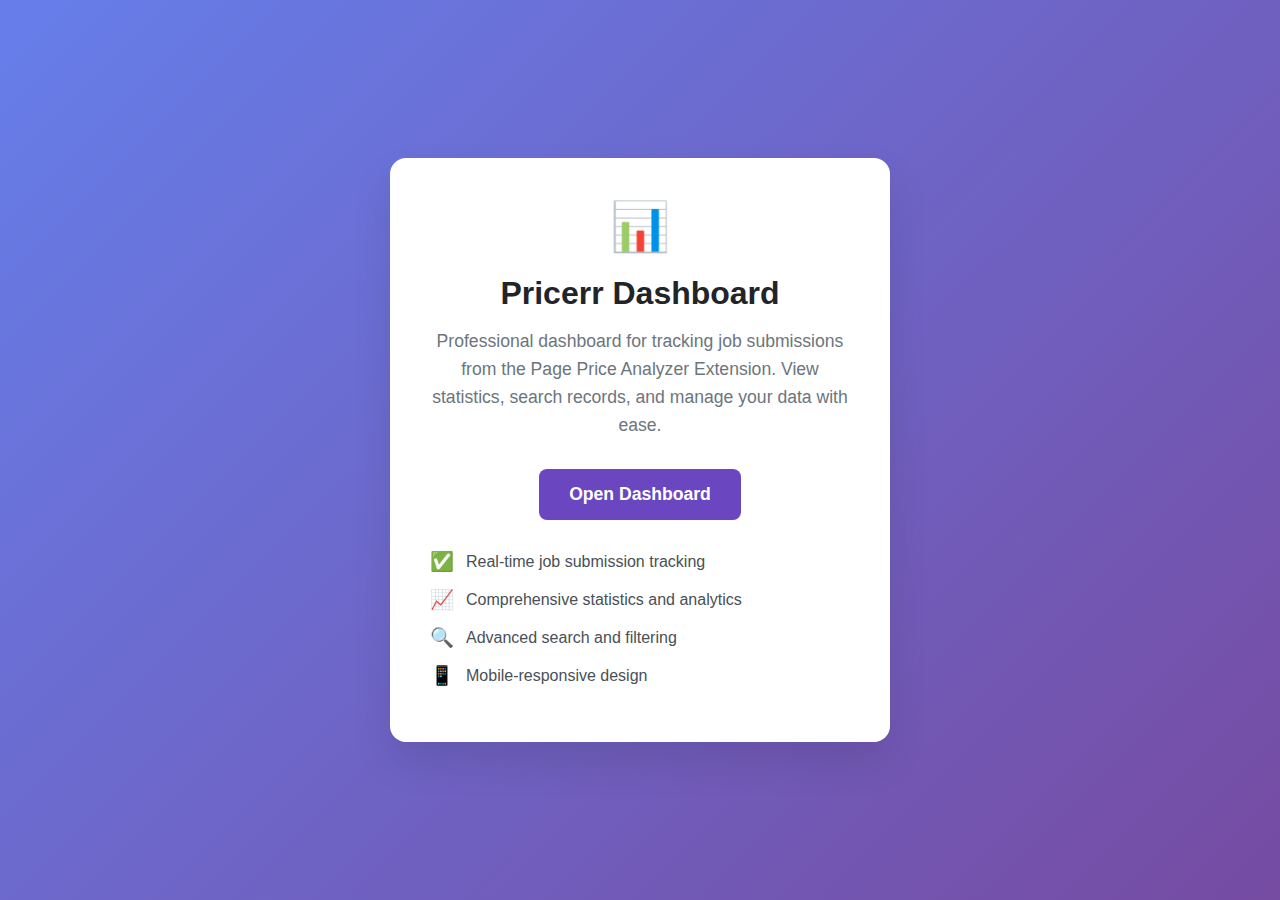
<file: index.html>
<!DOCTYPE html>
<html lang="en">
<head>
    <meta charset="UTF-8">
    <meta name="viewport" content="width=device-width, initial-scale=1.0">
    <title>Pricerr - Job Submissions Dashboard</title>
    <meta name="description" content="Track all job numbers submitted through the Page Price Analyzer Extension">
    <style>
        * {
            margin: 0;
            padding: 0;
            box-sizing: border-box;
        }

        body {
            font-family: -apple-system, BlinkMacSystemFont, 'Segoe UI', Roboto, Oxygen, Ubuntu, Cantarell, sans-serif;
            background: linear-gradient(135deg, #667eea 0%, #764ba2 100%);
            min-height: 100vh;
            display: flex;
            align-items: center;
            justify-content: center;
            padding: 20px;
        }

        .container {
            background: white;
            border-radius: 16px;
            box-shadow: 0 20px 40px rgba(0, 0, 0, 0.1);
            padding: 40px;
            text-align: center;
            max-width: 500px;
        }

        .logo {
            font-size: 3rem;
            font-weight: 700;
            color: #6b46c1;
            margin-bottom: 20px;
        }

        .title {
            font-size: 2rem;
            font-weight: 600;
            color: #212529;
            margin-bottom: 15px;
        }

        .description {
            color: #6c757d;
            font-size: 1.1rem;
            margin-bottom: 30px;
            line-height: 1.6;
        }

        .btn {
            background: #6b46c1;
            color: white;
            text-decoration: none;
            padding: 15px 30px;
            border-radius: 8px;
            font-weight: 600;
            font-size: 1.1rem;
            display: inline-block;
            transition: background 0.3s;
        }

        .btn:hover {
            background: #553c9a;
        }

        .features {
            margin-top: 30px;
            text-align: left;
        }

        .feature {
            display: flex;
            align-items: center;
            gap: 12px;
            margin-bottom: 15px;
            color: #495057;
        }

        .feature-icon {
            color: #6b46c1;
            font-size: 1.2rem;
        }
    </style>
</head>
<body>
    <div class="container">
        <div class="logo">📊</div>
        <h1 class="title">Pricerr Dashboard</h1>
        <p class="description">
            Professional dashboard for tracking job submissions from the Page Price Analyzer Extension. 
            View statistics, search records, and manage your data with ease.
        </p>
        
        <a href="/dashboard" class="btn">Open Dashboard</a>
        
        <div class="features">
            <div class="feature">
                <span class="feature-icon">✅</span>
                <span>Real-time job submission tracking</span>
            </div>
            <div class="feature">
                <span class="feature-icon">📈</span>
                <span>Comprehensive statistics and analytics</span>
            </div>
            <div class="feature">
                <span class="feature-icon">🔍</span>
                <span>Advanced search and filtering</span>
            </div>
            <div class="feature">
                <span class="feature-icon">📱</span>
                <span>Mobile-responsive design</span>
            </div>
        </div>
    </div>

    <script>
        // Auto-redirect to dashboard after 3 seconds
        setTimeout(() => {
            window.location.href = '/dashboard';
        }, 3000);
    </script>
</body>
</html>
</file>
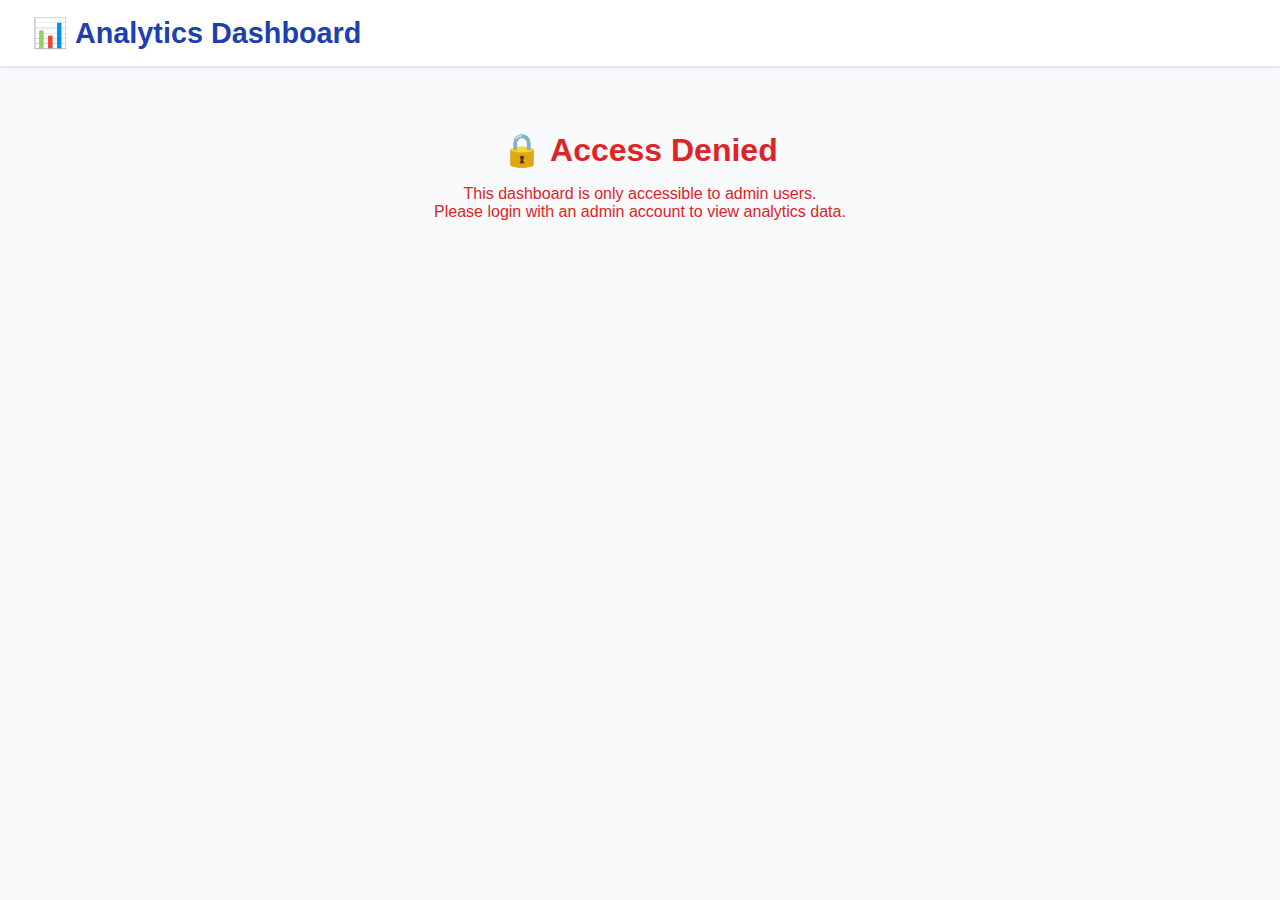
<file: analytics.html>
<!DOCTYPE html>
<html lang="en">
<head>
    <meta charset="UTF-8">
    <meta name="viewport" content="width=device-width, initial-scale=1.0">
    <title>Analytics Dashboard - Admin Only</title>
    <style>
        * {
            margin: 0;
            padding: 0;
            box-sizing: border-box;
        }

        body {
            font-family: -apple-system, BlinkMacSystemFont, 'Segoe UI', Roboto, sans-serif;
            background: #f8fafc;
            color: #1e293b;
        }

        .header {
            background: white;
            padding: 1rem 2rem;
            border-bottom: 1px solid #e2e8f0;
            box-shadow: 0 1px 3px rgba(0, 0, 0, 0.1);
        }

        .header h1 {
            color: #1e40af;
            font-size: 1.8rem;
            font-weight: 600;
        }

        .admin-notice {
            background: #fef3c7;
            border: 1px solid #f59e0b;
            color: #92400e;
            padding: 1rem;
            margin: 1rem;
            border-radius: 8px;
            font-weight: 500;
        }

        .container {
            max-width: 1200px;
            margin: 0 auto;
            padding: 2rem;
        }

        .stats-grid {
            display: grid;
            grid-template-columns: repeat(auto-fit, minmax(250px, 1fr));
            gap: 1.5rem;
            margin-bottom: 2rem;
        }

        .stat-card {
            background: white;
            padding: 1.5rem;
            border-radius: 8px;
            box-shadow: 0 1px 3px rgba(0, 0, 0, 0.1);
            border-left: 4px solid #3b82f6;
        }

        .stat-card h3 {
            color: #64748b;
            font-size: 0.875rem;
            font-weight: 500;
            text-transform: uppercase;
            letter-spacing: 0.05em;
            margin-bottom: 0.5rem;
        }

        .stat-card .value {
            font-size: 2rem;
            font-weight: 700;
            color: #1e293b;
        }

        .sync-section {
            background: white;
            padding: 2rem;
            border-radius: 8px;
            box-shadow: 0 1px 3px rgba(0, 0, 0, 0.1);
            margin-bottom: 2rem;
        }

        .btn {
            background: #3b82f6;
            color: white;
            border: none;
            padding: 0.75rem 1.5rem;
            border-radius: 6px;
            font-weight: 500;
            cursor: pointer;
            transition: background-color 0.2s;
        }

        .btn:hover {
            background: #2563eb;
        }

        .btn:disabled {
            background: #94a3b8;
            cursor: not-allowed;
        }

        .data-table {
            background: white;
            border-radius: 8px;
            box-shadow: 0 1px 3px rgba(0, 0, 0, 0.1);
            overflow: hidden;
        }

        .table-header {
            background: #f8fafc;
            padding: 1rem 1.5rem;
            border-bottom: 1px solid #e2e8f0;
        }

        .table-header h2 {
            color: #1e293b;
            font-size: 1.25rem;
            font-weight: 600;
        }

        table {
            width: 100%;
            border-collapse: collapse;
        }

        th, td {
            padding: 0.75rem 1.5rem;
            text-align: left;
            border-bottom: 1px solid #e2e8f0;
        }

        th {
            background: #f8fafc;
            font-weight: 600;
            color: #374151;
        }

        .loading {
            text-align: center;
            padding: 2rem;
            color: #64748b;
        }

        .error {
            background: #fef2f2;
            border: 1px solid #f87171;
            color: #dc2626;
            padding: 1rem;
            border-radius: 6px;
            margin: 1rem 0;
        }

        .success {
            background: #f0fdf4;
            border: 1px solid #22c55e;
            color: #16a34a;
            padding: 1rem;
            border-radius: 6px;
            margin: 1rem 0;
        }

        .unauthorized {
            text-align: center;
            padding: 4rem;
            color: #dc2626;
        }

        .unauthorized h2 {
            font-size: 2rem;
            margin-bottom: 1rem;
        }
    </style>
</head>
<body>
    <div class="header">
        <h1>📊 Analytics Dashboard</h1>
    </div>

    <div id="unauthorized" class="unauthorized" style="display: none;">
        <h2>🔒 Access Denied</h2>
        <p>This dashboard is only accessible to admin users.</p>
        <p>Please login with an admin account to view analytics data.</p>
    </div>

    <div id="dashboard" style="display: none;">
        <div class="admin-notice">
            🛡️ <strong>Admin Dashboard:</strong> You have exclusive access to GoHighLevel analytics data.
        </div>

        <div class="container">
            <!-- Stats Overview -->
            <div class="stats-grid">
                <div class="stat-card">
                    <h3>Total Contacts</h3>
                    <div class="value" id="totalContacts">-</div>
                </div>
                <div class="stat-card">
                    <h3>Active Opportunities</h3>
                    <div class="value" id="activeOpportunities">-</div>
                </div>
                <div class="stat-card">
                    <h3>Pipelines</h3>
                    <div class="value" id="totalPipelines">-</div>
                </div>
                <div class="stat-card">
                    <h3>Last Sync</h3>
                    <div class="value" id="lastSync">Never</div>
                </div>
            </div>

            <!-- GoHighLevel Data Sync -->
            <div class="sync-section">
                <h2>GoHighLevel Data Sync</h2>
                <p style="margin: 1rem 0; color: #64748b;">
                    Sync data from your GoHighLevel account to view analytics and insights.
                </p>
                <button class="btn" onclick="syncGHLData()" id="syncBtn">
                    🔄 Sync Data from GoHighLevel
                </button>
                <div id="syncStatus"></div>
            </div>

            <!-- Recent Data Table -->
            <div class="data-table">
                <div class="table-header">
                    <h2>Recent GoHighLevel Data</h2>
                </div>
                <div id="dataTableContent">
                    <div class="loading">
                        Click "Sync Data" to load GoHighLevel analytics
                    </div>
                </div>
            </div>
        </div>
    </div>

    <script>
        const SUPABASE_URL = 'https://xlnqqbbyivqlymmgchlw.supabase.co';
        const SUPABASE_ANON_KEY = 'eyJhbGciOiJIUzI1NiIsInR5cCI6IkpXVCJ9.eyJpc3MiOiJzdXBhYmFzZSIsInJlZiI6InhsbnFxYmJ5aXZxbHltbWdjaGx3Iiwicm9sZSI6ImFub24iLCJpYXQiOjE3NTAwMDkwOTgsImV4cCI6MjA2NTU4NTA5OH0.kyU2uNqVc6bualjIOUIW9syuAYdS4llPRVcrwBDOOIM';
        const GHL_API_KEY = 'pit-1f9181ba-407c-4f7e-90b7-3e72a6145b3e';

        let currentUser = null;

        // Check admin access and load dashboard
        async function initDashboard() {
            try {
                // Get current user from popup or session storage
                const user = await getCurrentUser();
                
                if (!user) {
                    document.getElementById('unauthorized').style.display = 'block';
                    return;
                }

                // Check if user is admin
                if (user.role !== 'admin') {
                    document.getElementById('unauthorized').style.display = 'block';
                    return;
                }

                // User is admin, show dashboard
                currentUser = user;
                document.getElementById('dashboard').style.display = 'block';
                
                // Load existing analytics data
                loadAnalyticsData();

            } catch (error) {
                console.error('❌ Error initializing dashboard:', error);
                document.getElementById('unauthorized').style.display = 'block';
            }
        }

        async function getCurrentUser() {
            // Try to get user from chrome storage (if extension popup)
            if (window.chrome && chrome.storage) {
                const result = await new Promise((resolve) => {
                    chrome.storage.local.get(['popupUser'], (result) => {
                        resolve(result.popupUser || null);
                    });
                });
                if (result) return result;
            }

            // Try session storage
            const sessionUser = sessionStorage.getItem('currentUser');
            if (sessionUser) {
                return JSON.parse(sessionUser);
            }

            return null;
        }

        async function syncGHLData() {
            const syncBtn = document.getElementById('syncBtn');
            const syncStatus = document.getElementById('syncStatus');
            
            syncBtn.disabled = true;
            syncBtn.textContent = '⏳ Syncing...';
            syncStatus.innerHTML = '<div class="loading">Connecting to GoHighLevel...</div>';

            try {
                // Test GHL API connection
                const ghlData = await fetchGHLData();
                
                if (ghlData) {
                    // Store data in Supabase
                    await storeAnalyticsData(ghlData);
                    
                    syncStatus.innerHTML = '<div class="success">✅ Data synced successfully!</div>';
                    
                    // Update stats
                    updateStats(ghlData);
                    document.getElementById('lastSync').textContent = new Date().toLocaleString();
                    
                    // Refresh data table
                    loadAnalyticsData();
                } else {
                    throw new Error('No data received from GoHighLevel');
                }

            } catch (error) {
                console.error('❌ Sync failed:', error);
                syncStatus.innerHTML = `<div class="error">❌ Sync failed: ${error.message}</div>`;
            } finally {
                syncBtn.disabled = false;
                syncBtn.textContent = '🔄 Sync Data from GoHighLevel';
            }
        }

        async function fetchGHLData() {
            console.log('🔍 Fetching data from GoHighLevel v2 API...');
            
            try {
                // GoHighLevel v2 API - get contacts first
                const contactsResponse = await fetch('https://services.leadconnectorhq.com/contacts/', {
                    method: 'GET',
                    headers: {
                        'Accept': 'application/json',
                        'Authorization': GHL_API_KEY, // v2 API uses direct token (not Bearer)
                        'Version': '2021-07-28'
                    }
                });

                console.log('📡 Contacts API Response:', contactsResponse.status, contactsResponse.statusText);

                let contactsData = [];
                if (contactsResponse.ok) {
                    const contactsResult = await contactsResponse.json();
                    contactsData = contactsResult.contacts || contactsResult || [];
                    console.log('✅ Contacts data:', contactsData);
                } else {
                    const errorText = await contactsResponse.text();
                    console.log('❌ Contacts API Error:', errorText);
                }

                // Try to get opportunities
                let opportunitiesData = [];
                try {
                    const opportunitiesResponse = await fetch('https://services.leadconnectorhq.com/opportunities/', {
                        method: 'GET',
                        headers: {
                            'Accept': 'application/json',
                            'Authorization': GHL_API_KEY,
                            'Version': '2021-07-28'
                        }
                    });

                    console.log('📡 Opportunities API Response:', opportunitiesResponse.status);

                    if (opportunitiesResponse.ok) {
                        const opportunitiesResult = await opportunitiesResponse.json();
                        opportunitiesData = opportunitiesResult.opportunities || opportunitiesResult || [];
                        console.log('✅ Opportunities data:', opportunitiesData);
                    }
                } catch (error) {
                    console.log('⚠️ Opportunities endpoint not available:', error.message);
                }

                // Try to get pipelines
                let pipelinesData = [];
                try {
                    const pipelinesResponse = await fetch('https://services.leadconnectorhq.com/opportunities/pipelines', {
                        method: 'GET',
                        headers: {
                            'Accept': 'application/json',
                            'Authorization': GHL_API_KEY,
                            'Version': '2021-07-28'
                        }
                    });

                    console.log('📡 Pipelines API Response:', pipelinesResponse.status);

                    if (pipelinesResponse.ok) {
                        const pipelinesResult = await pipelinesResponse.json();
                        pipelinesData = pipelinesResult.pipelines || pipelinesResult || [];
                        console.log('✅ Pipelines data:', pipelinesData);
                    }
                } catch (error) {
                    console.log('⚠️ Pipelines endpoint not available:', error.message);
                }

                // Return combined data
                const combinedData = {
                    contacts: contactsData,
                    opportunities: opportunitiesData,
                    pipelines: pipelinesData,
                    fetchedAt: new Date().toISOString(),
                    totalContacts: Array.isArray(contactsData) ? contactsData.length : 0,
                    totalOpportunities: Array.isArray(opportunitiesData) ? opportunitiesData.length : 0,
                    totalPipelines: Array.isArray(pipelinesData) ? pipelinesData.length : 0
                };

                console.log('📊 Combined GHL data:', combinedData);
                return combinedData;

            } catch (error) {
                console.error('❌ GHL API Error:', error);
                throw new Error(`GoHighLevel API Error: ${error.message}`);
            }
        }

        async function storeAnalyticsData(data) {
            const analyticsRecord = {
                sync_timestamp: new Date().toISOString(),
                total_contacts: data.contacts?.length || 0,
                total_opportunities: data.opportunities?.length || 0,
                data_snapshot: data,
                synced_by: currentUser.name
            };

            const response = await fetch(`${SUPABASE_URL}/rest/v1/ghl_analytics`, {
                method: 'POST',
                headers: {
                    'apikey': SUPABASE_ANON_KEY,
                    'Authorization': `Bearer ${SUPABASE_ANON_KEY}`,
                    'Content-Type': 'application/json'
                },
                body: JSON.stringify(analyticsRecord)
            });

            if (!response.ok) {
                const error = await response.text();
                throw new Error(`Failed to store data: ${error}`);
            }
        }

        function updateStats(data) {
            document.getElementById('totalContacts').textContent = data.totalContacts || data.contacts?.length || 0;
            document.getElementById('activeOpportunities').textContent = data.totalOpportunities || data.opportunities?.length || 0;
            document.getElementById('totalPipelines').textContent = data.totalPipelines || data.pipelines?.length || 0;
        }

        async function loadAnalyticsData() {
            try {
                const response = await fetch(`${SUPABASE_URL}/rest/v1/ghl_analytics?order=sync_timestamp.desc&limit=10`, {
                    headers: {
                        'apikey': SUPABASE_ANON_KEY,
                        'Authorization': `Bearer ${SUPABASE_ANON_KEY}`
                    }
                });

                if (response.ok) {
                    const data = await response.json();
                    displayAnalyticsTable(data);
                } else {
                    console.log('No analytics data found yet');
                    document.getElementById('dataTableContent').innerHTML = '<div class="loading">No data synced yet. Click "Sync Data" to get started.</div>';
                }
            } catch (error) {
                console.error('Error loading analytics:', error);
            }
        }

        function displayAnalyticsTable(data) {
            if (!data || data.length === 0) {
                document.getElementById('dataTableContent').innerHTML = '<div class="loading">No analytics data available</div>';
                return;
            }

            const html = `
                <table>
                    <thead>
                        <tr>
                            <th>Sync Time</th>
                            <th>Contacts</th>
                            <th>Opportunities</th>
                            <th>Synced By</th>
                        </tr>
                    </thead>
                    <tbody>
                        ${data.map(record => `
                            <tr>
                                <td>${new Date(record.sync_timestamp).toLocaleString()}</td>
                                <td>${record.total_contacts}</td>
                                <td>${record.total_opportunities}</td>
                                <td>${record.synced_by}</td>
                            </tr>
                        `).join('')}
                    </tbody>
                </table>
            `;

            document.getElementById('dataTableContent').innerHTML = html;
        }

        // Initialize dashboard when page loads
        initDashboard();
    </script>
</body>
</html>
</file>
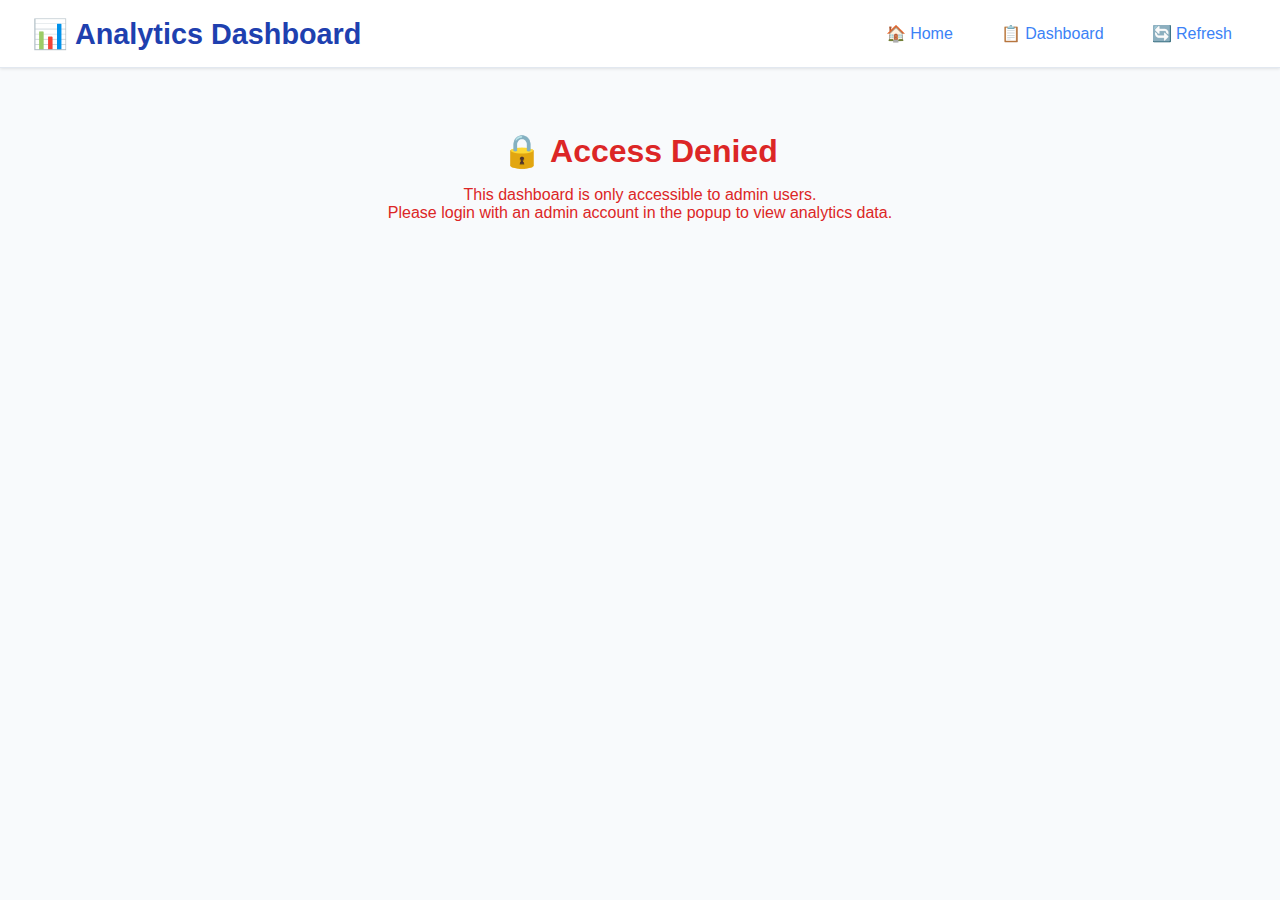
<file: analytics_standalone.html>
<!DOCTYPE html>
<html lang="en">
<head>
    <meta charset="UTF-8">
    <meta name="viewport" content="width=device-width, initial-scale=1.0">
    <title>Analytics Dashboard - GoHighLevel Contacts</title>
    <style>
        * {
            margin: 0;
            padding: 0;
            box-sizing: border-box;
        }

        body {
            font-family: -apple-system, BlinkMacSystemFont, 'Segoe UI', Roboto, sans-serif;
            background: #f8fafc;
            color: #1e293b;
        }

        .header {
            background: white;
            padding: 1rem 2rem;
            border-bottom: 1px solid #e2e8f0;
            box-shadow: 0 1px 3px rgba(0, 0, 0, 0.1);
            display: flex;
            justify-content: space-between;
            align-items: center;
        }

        .header h1 {
            color: #1e40af;
            font-size: 1.8rem;
            font-weight: 600;
        }

        .nav-links {
            display: flex;
            gap: 1rem;
        }

        .nav-links a {
            color: #3b82f6;
            text-decoration: none;
            padding: 0.5rem 1rem;
            border-radius: 6px;
            transition: background-color 0.2s;
        }

        .nav-links a:hover {
            background: #eff6ff;
        }

        .admin-notice {
            background: #fef3c7;
            border: 1px solid #f59e0b;
            color: #92400e;
            padding: 1rem;
            margin: 1rem;
            border-radius: 8px;
            font-weight: 500;
        }

        .container {
            max-width: 1400px;
            margin: 0 auto;
            padding: 2rem;
        }

        .stats-grid {
            display: grid;
            grid-template-columns: repeat(auto-fit, minmax(250px, 1fr));
            gap: 1.5rem;
            margin-bottom: 2rem;
        }

        .stat-card {
            background: white;
            padding: 1.5rem;
            border-radius: 8px;
            box-shadow: 0 1px 3px rgba(0, 0, 0, 0.1);
            border-left: 4px solid #3b82f6;
        }

        .stat-card h3 {
            color: #64748b;
            font-size: 0.875rem;
            font-weight: 500;
            text-transform: uppercase;
            letter-spacing: 0.05em;
            margin-bottom: 0.5rem;
        }

        .stat-card .value {
            font-size: 2rem;
            font-weight: 700;
            color: #1e293b;
        }

        .trend {
            font-size: 0.75rem;
            color: #64748b;
            margin-top: 0.5rem;
            line-height: 1.2;
        }

        .trend.positive {
            color: #16a34a;
        }

        .trend.negative {
            color: #dc2626;
        }

        .stats-dashboard {
            margin-bottom: 2rem;
        }

        .stats-grid-large {
            display: grid;
            grid-template-columns: repeat(auto-fit, minmax(400px, 1fr));
            gap: 1.5rem;
            margin-top: 1rem;
        }

        .stat-card-large {
            background: white;
            padding: 1.5rem;
            border-radius: 8px;
            box-shadow: 0 1px 3px rgba(0, 0, 0, 0.1);
            border-left: 4px solid #10b981;
        }

        .stat-card-large h3 {
            color: #1e293b;
            font-size: 1.1rem;
            font-weight: 600;
            margin-bottom: 1rem;
        }

        .chart-container {
            min-height: 200px;
            display: flex;
            align-items: center;
            justify-content: center;
        }

        .chart-bar {
            background: #3b82f6;
            margin: 2px;
            border-radius: 2px;
            transition: height 0.3s ease;
        }

        .chart-label {
            font-size: 0.75rem;
            color: #64748b;
            text-align: center;
            margin-top: 0.5rem;
        }

        .sync-section {
            background: white;
            padding: 2rem;
            border-radius: 8px;
            box-shadow: 0 1px 3px rgba(0, 0, 0, 0.1);
            margin-bottom: 2rem;
        }

        .btn {
            background: #3b82f6;
            color: white;
            border: none;
            padding: 0.75rem 1.5rem;
            border-radius: 6px;
            font-weight: 500;
            cursor: pointer;
            transition: background-color 0.2s;
        }

        .btn:hover {
            background: #2563eb;
        }

        .btn:disabled {
            background: #94a3b8;
            cursor: not-allowed;
        }

        .data-table {
            background: white;
            border-radius: 8px;
            box-shadow: 0 1px 3px rgba(0, 0, 0, 0.1);
            overflow: hidden;
        }

        .table-header {
            background: #f8fafc;
            padding: 1rem 1.5rem;
            border-bottom: 1px solid #e2e8f0;
        }

        .table-header h2 {
            color: #1e293b;
            font-size: 1.25rem;
            font-weight: 600;
        }

        table {
            width: 100%;
            border-collapse: collapse;
        }

        th, td {
            padding: 0.75rem 1.5rem;
            text-align: left;
            border-bottom: 1px solid #e2e8f0;
        }

        th {
            background: #f8fafc;
            font-weight: 600;
            color: #374151;
        }

        .loading {
            text-align: center;
            padding: 2rem;
            color: #64748b;
        }

        .error {
            background: #fef2f2;
            border: 1px solid #f87171;
            color: #dc2626;
            padding: 1rem;
            border-radius: 6px;
            margin: 1rem 0;
        }

        .success {
            background: #f0fdf4;
            border: 1px solid #22c55e;
            color: #16a34a;
            padding: 1rem;
            border-radius: 6px;
            margin: 1rem 0;
        }

        .unauthorized {
            text-align: center;
            padding: 4rem;
            color: #dc2626;
        }

        .unauthorized h2 {
            font-size: 2rem;
            margin-bottom: 1rem;
        }
    </style>
</head>
<body>
    <div class="header">
        <h1>📊 Analytics Dashboard</h1>
        <div class="nav-links">
            <a href="index.html">🏠 Home</a>
            <a href="dashboard.html">📋 Dashboard</a>
            <a href="#" onclick="refreshPage()">🔄 Refresh</a>
        </div>
    </div>

    <div id="unauthorized" class="unauthorized" style="display: none;">
        <h2>🔒 Access Denied</h2>
        <p>This dashboard is only accessible to admin users.</p>
        <p>Please login with an admin account in the popup to view analytics data.</p>
    </div>

    <div id="dashboard" style="display: none;">
        <div class="admin-notice">
            🛡️ <strong>Admin Dashboard:</strong> You have exclusive access to GoHighLevel analytics data.
        </div>

        <div class="container">
            <!-- Stats Overview -->
            <div class="stats-grid">
                <div class="stat-card">
                    <h3>Total Contacts</h3>
                    <div class="value" id="totalContacts">-</div>
                    <div class="trend" id="contactsTrend"></div>
                </div>
                <div class="stat-card">
                    <h3>Active Opportunities</h3>
                    <div class="value" id="activeOpportunities">-</div>
                    <div class="trend" id="opportunitiesTrend"></div>
                </div>
                <div class="stat-card">
                    <h3>Pipelines</h3>
                    <div class="value" id="totalPipelines">-</div>
                </div>
                <div class="stat-card">
                    <h3>Lead Status Distribution</h3>
                    <div class="value" id="leadStatusCount">-</div>
                    <div class="trend" id="leadStatusBreakdown"></div>
                </div>
                <div class="stat-card">
                    <h3>Last Sync</h3>
                    <div class="value" id="lastSync">Never</div>
                    <div class="trend" id="syncStatus"></div>
                </div>
                <div class="stat-card">
                    <h3>Data Quality</h3>
                    <div class="value" id="dataQuality">-</div>
                    <div class="trend" id="qualityDetails"></div>
                </div>
            </div>

            <!-- GoHighLevel Data Sync -->
            <div class="sync-section">
                <h2>GoHighLevel Data Sync</h2>
                <p style="margin: 1rem 0; color: #64748b;">
                    Sync data from your GoHighLevel account to view analytics and insights.
                </p>
                <div style="display: flex; gap: 1rem; align-items: center; flex-wrap: wrap;">
                    <button class="btn" onclick="syncGHLData()" id="syncBtn">
                        🔄 Sync Data from GoHighLevel
                    </button>
                    <button class="btn" onclick="pullAllContacts()" id="pullContactsBtn" style="background: #dc2626;">
                        📥 Pull All Contacts to Database
                    </button>
                    <button class="btn" onclick="exportData('csv')" id="exportCsvBtn" style="background: #059669;">
                        📊 Export CSV
                    </button>
                    <button class="btn" onclick="exportData('json')" id="exportJsonBtn" style="background: #7c3aed;">
                        📄 Export JSON
                    </button>
                    <button class="btn" onclick="testGHLConnection()" id="testBtn" style="background: #ea580c;">
                        🔍 Test API Connection
                    </button>
                </div>
                <div id="syncStatusSection"></div>
            </div>

            <!-- Contact Statistics Dashboard -->
            <div class="stats-dashboard">
                <div class="table-header">
                    <h2>📊 Contact Statistics Dashboard</h2>
                </div>
                <div class="stats-grid-large">
                    <div class="stat-card-large">
                        <h3>📈 Contact Source Distribution</h3>
                        <div id="sourceChart" class="chart-container">
                            <div class="loading">Loading source data...</div>
                        </div>
                    </div>
                    <div class="stat-card-large">
                        <h3>👥 Representative Assignment</h3>
                        <div id="repChart" class="chart-container">
                            <div class="loading">Loading rep data...</div>
                        </div>
                    </div>
                    <div class="stat-card-large">
                        <h3>🏷️ Lead Status Breakdown</h3>
                        <div id="statusChart" class="chart-container">
                            <div class="loading">Loading status data...</div>
                        </div>
                    </div>
                    <div class="stat-card-large">
                        <h3>📅 Monthly Contact Growth</h3>
                        <div id="growthChart" class="chart-container">
                            <div class="loading">Loading growth data...</div>
                        </div>
                    </div>
                </div>
            </div>

            <!-- Recent Data Table -->
            <div class="data-table">
                <div class="table-header">
                    <h2>Recent GoHighLevel Data</h2>
                </div>
                <div id="dataTableContent">
                    <div class="loading">
                        Click "Sync Data" to load GoHighLevel analytics
                    </div>
                </div>
            </div>
        </div>
    </div>

    <script>
        const SUPABASE_URL = 'https://xlnqqbbyivqlymmgchlw.supabase.co';
        const SUPABASE_ANON_KEY = 'eyJhbGciOiJIUzI1NiIsInR5cCI6IkpXVCJ9.eyJpc3MiOiJzdXBhYmFzZSIsInJlZiI6InhsbnFxYmJ5aXZxbHltbWdjaGx3Iiwicm9sZSI6ImFub24iLCJpYXQiOjE3NTAwMDkwOTgsImV4cCI6MjA2NTU4NTA5OH0.kyU2uNqVc6bualjIOUIW9syuAYdS4llPRVcrwBDOOIM';
        const GHL_API_KEY = 'pit-1f9181ba-407c-4f7e-90b7-3e72a6145b3e';
        
        let GHL_LOCATION_ID = 'smihYndzGBgpiI04p14R';
        let currentUser = null;

        // Check admin access and load dashboard
        async function initDashboard() {
            try {
                // Get current user from popup or session storage
                const user = await getCurrentUser();
                
                if (!user) {
                    document.getElementById('unauthorized').style.display = 'block';
                    return;
                }

                // Check if user is admin
                if (user.role !== 'admin') {
                    document.getElementById('unauthorized').style.display = 'block';
                    return;
                }

                // User is admin, show dashboard
                currentUser = user;
                document.getElementById('dashboard').style.display = 'block';
                
                // Load existing analytics data
                loadAnalyticsData();
                loadContactStatistics();

            } catch (error) {
                console.error('❌ Error initializing dashboard:', error);
                document.getElementById('unauthorized').style.display = 'block';
            }
        }

        async function getCurrentUser() {
            // Try to get user from chrome storage (if extension popup)
            if (window.chrome && chrome.storage) {
                const result = await new Promise((resolve) => {
                    chrome.storage.local.get(['popupUser'], (result) => {
                        resolve(result.popupUser || null);
                    });
                });
                if (result) return result;
            }

            // Try session storage
            const sessionUser = sessionStorage.getItem('currentUser');
            if (sessionUser) {
                return JSON.parse(sessionUser);
            }

            return null;
        }

        function refreshPage() {
            location.reload();
        }

        // Custom field mappings (discovered through API testing)
        const CUSTOM_FIELD_MAPPINGS = {
            'QSG9Rn9qEceAQ3jGLo7r': 'lead_status',
            'Xs06oL2GnemvPxfrkJo6': 'field_2', // Unknown field - update name when identified
            'xXKs2xmaZHTSEs7rgjuA': 'field_3', // Unknown field - update name when identified
            '6q7SkZeD90CGVd2rRJZY': 'field_4', // Unknown field - update name when identified
            'UZIm1Ck8jZVoepZEGpPK': 'field_5'  // Unknown field - update name when identified
        };

        async function syncGHLData() {
            const syncBtn = document.getElementById('syncBtn');
            const syncStatus = document.getElementById('syncStatusSection');
            
            syncBtn.disabled = true;
            syncBtn.textContent = '⏳ Syncing...';
            syncStatus.innerHTML = '<div class="loading">Connecting to GoHighLevel...</div>';

            try {
                // Test GHL API connection
                const ghlData = await fetchGHLData();
                
                if (ghlData) {
                    // Store data in Supabase
                    await storeAnalyticsData(ghlData);
                    
                    syncStatus.innerHTML = '<div class="success">✅ Data synced successfully!</div>';
                    
                    // Update stats
                    updateStats(ghlData);
                    document.getElementById('lastSync').textContent = new Date().toLocaleString();
                    
                    // Refresh data table
                    loadAnalyticsData();
                } else {
                    throw new Error('No data received from GoHighLevel');
                }

            } catch (error) {
                console.error('❌ Sync failed:', error);
                syncStatus.innerHTML = `<div class="error">❌ Sync failed: ${error.message}</div>`;
            } finally {
                syncBtn.disabled = false;
                syncBtn.textContent = '🔄 Sync Data from GoHighLevel';
            }
        }

        async function fetchGHLData() {
            console.log('🔍 Fetching data from GoHighLevel v2 API...');
            console.log('🔑 Using API Key:', GHL_API_KEY);
            
            // Try both authentication formats
            const authFormats = [
                { name: 'Direct Token', auth: GHL_API_KEY },
                { name: 'Bearer Token', auth: `Bearer ${GHL_API_KEY}` }
            ];
            
            let successfulAuth = null;
            let lastError = null;
            
            // Test authentication formats
            for (const authFormat of authFormats) {
                try {
                    console.log(`🔐 Testing ${authFormat.name} format...`);
                    
                    const testResponse = await fetch('https://services.leadconnectorhq.com/contacts/', {
                        method: 'GET',
                        headers: {
                            'Accept': 'application/json',
                            'Authorization': authFormat.auth,
                            'Version': '2021-07-28'
                        }
                    });

                    console.log(`📡 ${authFormat.name} Response:`, testResponse.status, testResponse.statusText);
                    
                    if (testResponse.ok) {
                        successfulAuth = authFormat;
                        console.log(`✅ ${authFormat.name} works!`);
                        break;
                    } else {
                        const errorText = await testResponse.text();
                        console.log(`❌ ${authFormat.name} Error:`, errorText);
                        lastError = { format: authFormat.name, status: testResponse.status, error: errorText };
                        
                        // If we get 403 (permission error), this auth format works but lacks permissions
                        if (testResponse.status === 403) {
                            successfulAuth = authFormat;
                            console.log(`⚠️ ${authFormat.name} works but lacks permissions`);
                            break;
                        }
                    }
                } catch (error) {
                    console.log(`❌ ${authFormat.name} Network Error:`, error);
                    lastError = { format: authFormat.name, error: error.message };
                }
            }
            
            if (!successfulAuth) {
                throw new Error(`Authentication failed with all formats. Last error: ${JSON.stringify(lastError)}`);
            }
            
            console.log(`🎯 Using ${successfulAuth.name} for API calls`);
            
            // First, try to detect location ID if we don't have one
            if (!GHL_LOCATION_ID) {
                GHL_LOCATION_ID = await detectLocationId(successfulAuth.auth);
            }
            
            try {
                // Now fetch data using the successful auth format
                const contactsUrl = GHL_LOCATION_ID 
                    ? `https://services.leadconnectorhq.com/contacts/?locationId=${GHL_LOCATION_ID}`
                    : 'https://services.leadconnectorhq.com/contacts/';
                    
                console.log('🔗 Contacts URL:', contactsUrl);
                
                const contactsResponse = await fetch(contactsUrl, {
                    method: 'GET',
                    headers: {
                        'Accept': 'application/json',
                        'Authorization': successfulAuth.auth,
                        'Version': '2021-07-28'
                    }
                });

                console.log('📡 Contacts API Response:', contactsResponse.status, contactsResponse.statusText);

                let contactsData = [];
                if (contactsResponse.ok) {
                    const contactsResult = await contactsResponse.json();
                    const rawContacts = contactsResult.contacts || contactsResult || [];
                    
                    // Process contacts to extract custom fields with proper names
                    contactsData = rawContacts.map(contact => {
                        const processedContact = { ...contact };
                        
                        // Extract and map custom fields
                        if (contact.customFields && Array.isArray(contact.customFields)) {
                            processedContact.customFieldsMapped = {};
                            contact.customFields.forEach(field => {
                                const fieldName = CUSTOM_FIELD_MAPPINGS[field.id] || field.id;
                                processedContact.customFieldsMapped[fieldName] = field.value;
                            });
                            
                            // Add lead_status as a top-level property for easy access
                            if (processedContact.customFieldsMapped.lead_status) {
                                processedContact.lead_status = processedContact.customFieldsMapped.lead_status;
                            }
                        }
                        
                        return processedContact;
                    });
                    
                    console.log('✅ Processed contacts data with custom fields:', contactsData);
                    
                    // Log lead status distribution
                    const leadStatusCounts = {};
                    contactsData.forEach(contact => {
                        const status = contact.lead_status || 'No Status';
                        leadStatusCounts[status] = (leadStatusCounts[status] || 0) + 1;
                    });
                    console.log('📊 Lead Status Distribution:', leadStatusCounts);
                } else {
                    const errorText = await contactsResponse.text();
                    console.log('❌ Contacts API Error:', errorText);
                }

                // Try to get opportunities
                let opportunitiesData = [];
                try {
                    const opportunitiesResponse = await fetch('https://services.leadconnectorhq.com/opportunities/', {
                        method: 'GET',
                        headers: {
                            'Accept': 'application/json',
                            'Authorization': successfulAuth.auth,
                            'Version': '2021-07-28'
                        }
                    });

                    console.log('📡 Opportunities API Response:', opportunitiesResponse.status);

                    if (opportunitiesResponse.ok) {
                        const opportunitiesResult = await opportunitiesResponse.json();
                        opportunitiesData = opportunitiesResult.opportunities || opportunitiesResult || [];
                        console.log('✅ Opportunities data:', opportunitiesData);
                    }
                } catch (error) {
                    console.log('⚠️ Opportunities endpoint not available:', error.message);
                }

                // Try to get pipelines
                let pipelinesData = [];
                try {
                    const pipelinesResponse = await fetch('https://services.leadconnectorhq.com/opportunities/pipelines', {
                        method: 'GET',
                        headers: {
                            'Accept': 'application/json',
                            'Authorization': successfulAuth.auth,
                            'Version': '2021-07-28'
                        }
                    });

                    console.log('📡 Pipelines API Response:', pipelinesResponse.status);

                    if (pipelinesResponse.ok) {
                        const pipelinesResult = await pipelinesResponse.json();
                        pipelinesData = pipelinesResult.pipelines || pipelinesResult || [];
                        console.log('✅ Pipelines data:', pipelinesData);
                    }
                } catch (error) {
                    console.log('⚠️ Pipelines endpoint not available:', error.message);
                }

                // Return combined data
                const combinedData = {
                    contacts: contactsData,
                    opportunities: opportunitiesData,
                    pipelines: pipelinesData,
                    fetchedAt: new Date().toISOString(),
                    totalContacts: Array.isArray(contactsData) ? contactsData.length : 0,
                    totalOpportunities: Array.isArray(opportunitiesData) ? opportunitiesData.length : 0,
                    totalPipelines: Array.isArray(pipelinesData) ? pipelinesData.length : 0
                };

                console.log('📊 Combined GHL data:', combinedData);
                return combinedData;

            } catch (error) {
                console.error('❌ GHL API Error:', error);
                throw new Error(`GoHighLevel API Error: ${error.message}`);
            }
        }

        // Function to detect location ID from token context
        async function detectLocationId(authToken) {
            console.log('🔍 Attempting to detect location ID...');
            
            // Try different approaches to get location info
            const locationEndpoints = [
                'https://services.leadconnectorhq.com/locations/',
                'https://services.leadconnectorhq.com/users/search',
                'https://services.leadconnectorhq.com/users/',
                'https://services.leadconnectorhq.com/oauth/me'
            ];
            
            for (const endpoint of locationEndpoints) {
                try {
                    console.log(`🔍 Trying endpoint: ${endpoint}`);
                    
                    const response = await fetch(endpoint, {
                        method: 'GET',
                        headers: {
                            'Accept': 'application/json',
                            'Authorization': authToken,
                            'Version': '2021-07-28'
                        }
                    });
                    
                    console.log(`📡 Location detection - ${endpoint}: ${response.status}`);
                    
                    if (response.ok) {
                        const data = await response.json();
                        console.log('✅ Location detection success:', data);
                        
                        // Extract location ID from various response formats
                        const locationId = extractLocationId(data);
                        if (locationId) {
                            console.log(`🎯 Detected location ID: ${locationId}`);
                            return locationId;
                        }
                    } else {
                        const errorText = await response.text();
                        console.log(`❌ Location detection error: ${errorText}`);
                    }
                } catch (error) {
                    console.log(`❌ Location detection failed for ${endpoint}:`, error.message);
                }
            }
            
            console.log('⚠️ Could not detect location ID - will try without it');
            return null;
        }

        // Extract location ID from API response
        function extractLocationId(data) {
            // Common patterns for location ID in GoHighLevel responses
            if (data.locationId) return data.locationId;
            if (data.location && data.location.id) return data.location.id;
            if (data.user && data.user.locationId) return data.user.locationId;
            if (data.locations && data.locations.length > 0) return data.locations[0].id;
            if (Array.isArray(data) && data.length > 0 && data[0].locationId) return data[0].locationId;
            
            // Check for nested location info
            for (const key in data) {
                if (typeof data[key] === 'object' && data[key] && data[key].locationId) {
                    return data[key].locationId;
                }
            }
            
            return null;
        }

        async function storeAnalyticsData(data) {
            const analyticsRecord = {
                sync_timestamp: new Date().toISOString(),
                total_contacts: data.contacts?.length || 0,
                total_opportunities: data.opportunities?.length || 0,
                data_snapshot: data,
                synced_by: currentUser.name
            };

            const response = await fetch(`${SUPABASE_URL}/rest/v1/ghl_analytics`, {
                method: 'POST',
                headers: {
                    'apikey': SUPABASE_ANON_KEY,
                    'Authorization': `Bearer ${SUPABASE_ANON_KEY}`,
                    'Content-Type': 'application/json'
                },
                body: JSON.stringify(analyticsRecord)
            });

            if (!response.ok) {
                const error = await response.text();
                throw new Error(`Failed to store data: ${error}`);
            }
        }

        function updateStats(data) {
            document.getElementById('totalContacts').textContent = data.totalContacts || data.contacts?.length || 0;
            document.getElementById('activeOpportunities').textContent = data.totalOpportunities || data.opportunities?.length || 0;
            document.getElementById('totalPipelines').textContent = data.totalPipelines || data.pipelines?.length || 0;
        }

        async function loadAnalyticsData() {
            try {
                const response = await fetch(`${SUPABASE_URL}/rest/v1/ghl_analytics?order=sync_timestamp.desc&limit=10`, {
                    headers: {
                        'apikey': SUPABASE_ANON_KEY,
                        'Authorization': `Bearer ${SUPABASE_ANON_KEY}`
                    }
                });

                if (response.ok) {
                    const data = await response.json();
                    displayAnalyticsTable(data);
                } else {
                    console.log('No analytics data found yet');
                    document.getElementById('dataTableContent').innerHTML = '<div class="loading">No data synced yet. Click "Sync Data" to get started.</div>';
                }
            } catch (error) {
                console.error('Error loading analytics:', error);
            }
        }

        function displayAnalyticsTable(data) {
            if (!data || data.length === 0) {
                document.getElementById('dataTableContent').innerHTML = '<div class="loading">No analytics data available</div>';
                return;
            }

            const html = `
                <table>
                    <thead>
                        <tr>
                            <th>Sync Time</th>
                            <th>Contacts</th>
                            <th>Opportunities</th>
                            <th>Synced By</th>
                        </tr>
                    </thead>
                    <tbody>
                        ${data.map(record => `
                            <tr>
                                <td>${new Date(record.sync_timestamp).toLocaleString()}</td>
                                <td>${record.total_contacts}</td>
                                <td>${record.total_opportunities}</td>
                                <td>${record.synced_by}</td>
                            </tr>
                        `).join('')}
                    </tbody>
                </table>
            `;

            document.getElementById('dataTableContent').innerHTML = html;
        }

        // Pull all contacts from GHL to database
        async function pullAllContacts() {
            const pullBtn = document.getElementById('pullContactsBtn');
            const syncStatus = document.getElementById('syncStatusSection');
            
            pullBtn.disabled = true;
            pullBtn.textContent = '⏳ Pulling All Contacts...';
            syncStatus.innerHTML = '<div class="loading">Connecting to GoHighLevel and pulling all contacts...</div>';

            try {
                // Get working auth
                const auth = await getWorkingGhlAuth();
                let allContacts = [];
                let page = 1;
                let hasMore = true;

                // Pull contacts page by page
                while (hasMore) {
                    syncStatus.innerHTML = `<div class="loading">Pulling page ${page} of contacts...</div>`;
                    
                    const contactsUrl = `https://services.leadconnectorhq.com/contacts/?locationId=${GHL_LOCATION_ID}&page=${page}`;
                    const response = await fetch(contactsUrl, {
                        headers: {
                            'Accept': 'application/json',
                            'Authorization': auth,
                            'Version': '2021-07-28'
                        }
                    });

                    if (response.ok) {
                        const data = await response.json();
                        const contacts = data.contacts || [];
                        
                        if (contacts.length === 0) {
                            hasMore = false;
                        } else {
                            allContacts = allContacts.concat(contacts);
                            page++;
                            
                            // Add delay to avoid rate limiting
                            await new Promise(resolve => setTimeout(resolve, 100));
                        }
                    } else {
                        throw new Error(`Failed to fetch page ${page}: ${response.status}`);
                    }
                }

                // Store all contacts in database
                syncStatus.innerHTML = `<div class="loading">Storing ${allContacts.length} contacts in database...</div>`;
                
                for (let i = 0; i < allContacts.length; i++) {
                    const contact = allContacts[i];
                    await storeContactInDatabase(contact);
                    
                    if (i % 10 === 0) {
                        syncStatus.innerHTML = `<div class="loading">Stored ${i + 1}/${allContacts.length} contacts...</div>`;
                    }
                }

                syncStatus.innerHTML = `<div class="success">✅ Successfully pulled and stored ${allContacts.length} contacts!</div>`;
                
                // Refresh dashboard
                loadContactStatistics();
                
            } catch (error) {
                console.error('❌ Pull contacts failed:', error);
                syncStatus.innerHTML = `<div class="error">❌ Failed to pull contacts: ${error.message}</div>`;
            } finally {
                pullBtn.disabled = false;
                pullBtn.textContent = '📥 Pull All Contacts to Database';
            }
        }

        // Store individual contact in database
        async function storeContactInDatabase(contact) {
            try {
                // Map GHL contact to our database schema
                const contactData = {
                    ghl_contact_id: contact.id,
                    location_id: contact.locationId,
                    contact_name: contact.contactName,
                    first_name: contact.firstName,
                    last_name: contact.lastName,
                    first_name_raw: contact.firstNameRaw,
                    last_name_raw: contact.lastNameRaw,
                    company_name: contact.companyName,
                    email: contact.email,
                    phone: contact.phone,
                    dnd: contact.dnd,
                    dnd_settings: contact.dndSettings,
                    contact_type: contact.type,
                    source: contact.source,
                    assigned_to: contact.assignedTo,
                    city: contact.city,
                    state: contact.state,
                    postal_code: contact.postalCode,
                    address1: contact.address1,
                    date_added: contact.dateAdded,
                    date_updated: contact.dateUpdated,
                    date_of_birth: contact.dateOfBirth,
                    business_id: contact.businessId,
                    tags: contact.tags,
                    followers: contact.followers,
                    country: contact.country,
                    website: contact.website,
                    timezone: contact.timezone,
                    additional_emails: contact.additionalEmails,
                    attributions: contact.attributions,
                    custom_fields: contact.customFields,
                    synced_at: new Date().toISOString()
                };

                // Map custom fields
                if (contact.customFields && Array.isArray(contact.customFields)) {
                    contact.customFields.forEach(field => {
                        const fieldName = `custom_${field.id.toLowerCase()}`;
                        if (contactData.hasOwnProperty(fieldName)) {
                            contactData[fieldName] = field.value;
                        }
                    });
                }

                // Insert or update contact
                const response = await fetch(`${SUPABASE_URL}/rest/v1/contacts`, {
                    method: 'POST',
                    headers: {
                        'apikey': SUPABASE_ANON_KEY,
                        'Authorization': `Bearer ${SUPABASE_ANON_KEY}`,
                        'Content-Type': 'application/json',
                        'Prefer': 'resolution=merge-duplicates'
                    },
                    body: JSON.stringify(contactData)
                });

                if (!response.ok) {
                    const error = await response.text();
                    console.error(`Failed to store contact ${contact.id}:`, error);
                }
            } catch (error) {
                console.error(`Error storing contact ${contact.id}:`, error);
            }
        }

        // Load contact statistics for dashboard
        async function loadContactStatistics() {
            try {
                const response = await fetch(`${SUPABASE_URL}/rest/v1/contacts?select=*`, {
                    headers: {
                        'apikey': SUPABASE_ANON_KEY,
                        'Authorization': `Bearer ${SUPABASE_ANON_KEY}`
                    }
                });

                if (response.ok) {
                    const contacts = await response.json();
                    updateDashboardCharts(contacts);
                }
            } catch (error) {
                console.error('Error loading contact statistics:', error);
            }
        }

        // Update dashboard charts
        function updateDashboardCharts(contacts) {
            // Source distribution chart
            const sourceStats = {};
            contacts.forEach(contact => {
                const source = contact.source || 'Unknown';
                sourceStats[source] = (sourceStats[source] || 0) + 1;
            });
            updateSourceChart(sourceStats);

            // Representative assignment chart
            const repStats = {};
            contacts.forEach(contact => {
                const rep = contact.assigned_to || 'Unassigned';
                repStats[rep] = (repStats[rep] || 0) + 1;
            });
            updateRepChart(repStats);

            // Lead status chart
            const statusStats = {};
            contacts.forEach(contact => {
                const status = contact.custom_qsg9rn9qeceaq3jglo7r || 'No Status';
                statusStats[status] = (statusStats[status] || 0) + 1;
            });
            updateStatusChart(statusStats);

            // Monthly growth chart
            const growthStats = {};
            contacts.forEach(contact => {
                if (contact.date_added) {
                    const month = new Date(contact.date_added).toLocaleDateString('en-US', { year: 'numeric', month: 'short' });
                    growthStats[month] = (growthStats[month] || 0) + 1;
                }
            });
            updateGrowthChart(growthStats);
        }

        // Update individual charts
        function updateSourceChart(sourceStats) {
            const container = document.getElementById('sourceChart');
            const sortedSources = Object.entries(sourceStats).sort((a, b) => b[1] - a[1]);
            
            const html = `
                <div style="width: 100%; height: 200px; display: flex; align-items: end; justify-content: space-around; padding: 1rem;">
                    ${sortedSources.map(([source, count]) => `
                        <div style="display: flex; flex-direction: column; align-items: center;">
                            <div class="chart-bar" style="width: 30px; height: ${(count / Math.max(...Object.values(sourceStats))) * 150}px;"></div>
                            <div class="chart-label">${source}</div>
                            <div style="font-weight: bold; color: #1e293b;">${count}</div>
                        </div>
                    `).join('')}
                </div>
            `;
            container.innerHTML = html;
        }

        function updateRepChart(repStats) {
            const container = document.getElementById('repChart');
            const sortedReps = Object.entries(repStats).sort((a, b) => b[1] - a[1]);
            
            const html = `
                <div style="width: 100%; height: 200px; display: flex; align-items: end; justify-content: space-around; padding: 1rem;">
                    ${sortedReps.map(([rep, count]) => `
                        <div style="display: flex; flex-direction: column; align-items: center;">
                            <div class="chart-bar" style="width: 30px; height: ${(count / Math.max(...Object.values(repStats))) * 150}px;"></div>
                            <div class="chart-label">${rep}</div>
                            <div style="font-weight: bold; color: #1e293b;">${count}</div>
                        </div>
                    `).join('')}
                </div>
            `;
            container.innerHTML = html;
        }

        function updateStatusChart(statusStats) {
            const container = document.getElementById('statusChart');
            const sortedStatuses = Object.entries(statusStats).sort((a, b) => b[1] - a[1]);
            
            const html = `
                <div style="width: 100%; height: 200px; display: flex; align-items: end; justify-content: space-around; padding: 1rem;">
                    ${sortedStatuses.map(([status, count]) => `
                        <div style="display: flex; flex-direction: column; align-items: center;">
                            <div class="chart-bar" style="width: 30px; height: ${(count / Math.max(...Object.values(statusStats))) * 150}px;"></div>
                            <div class="chart-label">${status}</div>
                            <div style="font-weight: bold; color: #1e293b;">${count}</div>
                        </div>
                    `).join('')}
                </div>
            `;
            container.innerHTML = html;
        }

        function updateGrowthChart(growthStats) {
            const container = document.getElementById('growthChart');
            const sortedMonths = Object.entries(growthStats).sort((a, b) => new Date(a[0]) - new Date(b[0]));
            
            const html = `
                <div style="width: 100%; height: 200px; display: flex; align-items: end; justify-content: space-around; padding: 1rem;">
                    ${sortedMonths.map(([month, count]) => `
                        <div style="display: flex; flex-direction: column; align-items: center;">
                            <div class="chart-bar" style="width: 30px; height: ${(count / Math.max(...Object.values(growthStats))) * 150}px;"></div>
                            <div class="chart-label">${month}</div>
                            <div style="font-weight: bold; color: #1e293b;">${count}</div>
                        </div>
                    `).join('')}
                </div>
            `;
            container.innerHTML = html;
        }

        // Helper function to get working GHL auth
        async function getWorkingGhlAuth() {
            const formats = [GHL_API_KEY, `Bearer ${GHL_API_KEY}`];
            for (const fmt of formats) {
                try {
                    const res = await fetch('https://services.leadconnectorhq.com/contacts/', {
                        method: 'GET',
                        headers: {
                            'Accept': 'application/json',
                            'Authorization': fmt,
                            'Version': '2021-07-28'
                        }
                    });
                    if (res.ok || res.status === 403) return fmt;
                } catch (e) {
                    // continue
                }
            }
            throw new Error('No working GHL auth format');
        }

        // Export functions
        async function exportData(format) {
            try {
                const response = await fetch(`${SUPABASE_URL}/rest/v1/contacts?select=*`, {
                    headers: {
                        'apikey': SUPABASE_ANON_KEY,
                        'Authorization': `Bearer ${SUPABASE_ANON_KEY}`
                    }
                });

                if (response.ok) {
                    const contacts = await response.json();
                    
                    if (format === 'csv') {
                        downloadCSV(contacts, 'ghl_contacts.csv');
                    } else if (format === 'json') {
                        downloadJSON(contacts, 'ghl_contacts.json');
                    }
                }
            } catch (error) {
                console.error('Export failed:', error);
                alert('Export failed: ' + error.message);
            }
        }

        function downloadCSV(data, filename) {
            const headers = Object.keys(data[0] || {});
            const csvContent = [
                headers.join(','),
                ...data.map(row => headers.map(header => JSON.stringify(row[header] || '')).join(','))
            ].join('\n');
            
            const blob = new Blob([csvContent], { type: 'text/csv' });
            const url = window.URL.createObjectURL(blob);
            const a = document.createElement('a');
            a.href = url;
            a.download = filename;
            a.click();
            window.URL.revokeObjectURL(url);
        }

        function downloadJSON(data, filename) {
            const blob = new Blob([JSON.stringify(data, null, 2)], { type: 'application/json' });
            const url = window.URL.createObjectURL(blob);
            const a = document.createElement('a');
            a.href = url;
            a.download = filename;
            a.click();
            window.URL.revokeObjectURL(url);
        }

        // Test GHL connection
        async function testGHLConnection() {
            const testBtn = document.getElementById('testBtn');
            const syncStatus = document.getElementById('syncStatusSection');
            
            testBtn.disabled = true;
            testBtn.textContent = '⏳ Testing...';
            syncStatus.innerHTML = '<div class="loading">Testing GoHighLevel API connection...</div>';

            try {
                const auth = await getWorkingGhlAuth();
                syncStatus.innerHTML = '<div class="success">✅ GoHighLevel API connection successful!</div>';
            } catch (error) {
                syncStatus.innerHTML = `<div class="error">❌ GoHighLevel API connection failed: ${error.message}</div>`;
            } finally {
                testBtn.disabled = false;
                testBtn.textContent = '🔍 Test API Connection';
            }
        }
        
        // Initialize dashboard when page loads
        initDashboard();
    </script>
</body>
</html>
</file>
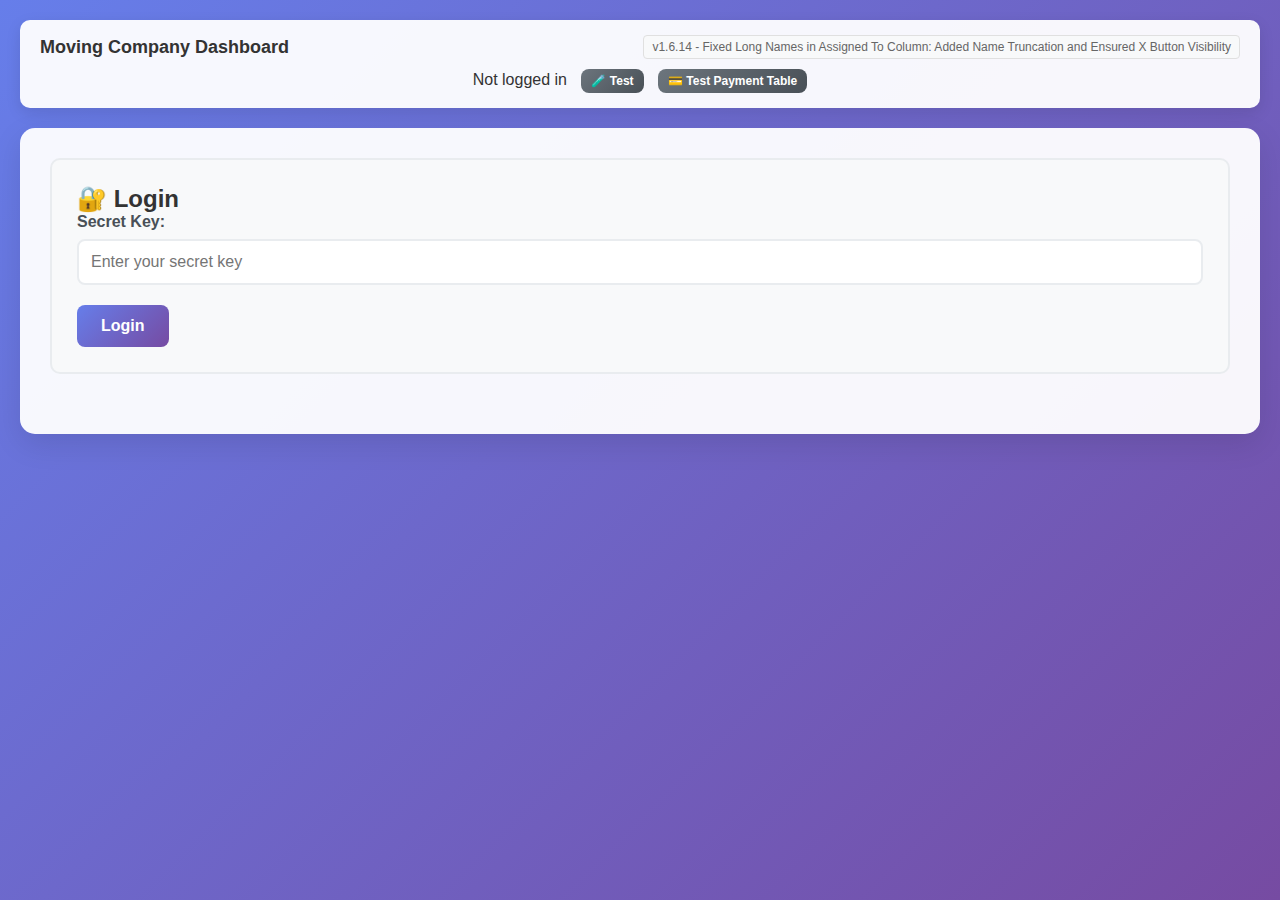
<file: dashboard.html>
<!DOCTYPE html>
<html lang="en">
<head>
    <meta charset="UTF-8">
    <meta name="viewport" content="width=device-width, initial-scale=1.0, user-scalable=no, maximum-scale=1.0">
            <title>Moving Company Dashboard - User Management (v1.6.14)</title>
    <style>
        * {
            margin: 0;
            padding: 0;
            box-sizing: border-box;
        }

        body {
            font-family: 'Segoe UI', Tahoma, Geneva, Verdana, sans-serif;
            background: linear-gradient(135deg, #667eea 0%, #764ba2 100%);
            min-height: 100vh;
            color: #333;
        }

        .container {
            max-width: 1400px;
            margin: 0 auto;
            padding: 20px;
        }

        .header {
            background: rgba(255, 255, 255, 0.95);
            border-radius: 10px;
            padding: 15px 20px;
            margin-bottom: 20px;
            box-shadow: 0 5px 15px rgba(0, 0, 0, 0.1);
            text-align: center;
        }

        .header-logo-text {
            font-size: 24px;
            font-weight: bold;
            color: #667eea;
            margin-bottom: 5px;
        }

        .header-text h1 {
            font-size: 18px;
            color: #333;
            margin-bottom: 5px;
        }

        .header-text p {
            font-size: 14px;
            color: #666;
            margin-bottom: 10px;
        }

        .role-badge {
            display: inline-block;
            padding: 6px 12px;
            border-radius: 20px;
            font-size: 12px;
            font-weight: bold;
            text-transform: uppercase;
            margin-left: 10px;
        }

        .role-admin {
            background: #dc3545;
            color: white;
        }

        .role-fronter {
            background: #28a745;
            color: white;
        }

        .role-closer {
            background: #007bff;
            color: white;
        }

        .tabs {
            display: flex;
            background: rgba(255, 255, 255, 0.95);
            border-radius: 15px;
            margin-bottom: 30px;
            overflow: hidden;
            box-shadow: 0 5px 15px rgba(0, 0, 0, 0.1);
        }

        .tab {
            flex: 1;
            padding: 20px;
            text-align: center;
            cursor: pointer;
            transition: all 0.3s ease;
            border-bottom: 3px solid transparent;
        }

        .tab.active {
            background: #667eea;
            color: white;
            border-bottom-color: #fff;
        }

        .tab:hover:not(.active) {
            background: rgba(102, 126, 234, 0.1);
        }
        
        /* Active filter button styles */
        .filter-btn.active-filter {
            background: #059669 !important;
            color: white !important;
            border-color: #059669 !important;
            box-shadow: 0 2px 4px rgba(5, 150, 105, 0.2);
        }

        .tab-content {
            display: none;
            background: rgba(255, 255, 255, 0.95);
            border-radius: 15px;
            padding: 30px;
            box-shadow: 0 10px 30px rgba(0, 0, 0, 0.1);
        }

        .tab-content.active {
            display: block;
        }

        .user-form {
            background: #f8f9fa;
            border-radius: 10px;
            padding: 25px;
            margin-bottom: 30px;
            border: 2px solid #e9ecef;
        }

        .form-group {
            margin-bottom: 20px;
        }

        .form-group label {
            display: block;
            margin-bottom: 8px;
            font-weight: 600;
            color: #495057;
        }

        .form-group input, .form-group select {
            width: 100%;
            padding: 12px;
            border: 2px solid #e9ecef;
            border-radius: 8px;
            font-size: 16px;
            transition: border-color 0.3s ease;
        }

        .form-group input:focus, .form-group select:focus {
            outline: none;
            border-color: #667eea;
        }

        .btn {
            background: linear-gradient(135deg, #667eea 0%, #764ba2 100%);
            color: white;
            border: none;
            padding: 12px 24px;
            border-radius: 8px;
            cursor: pointer;
            font-size: 16px;
            font-weight: 600;
            transition: transform 0.2s ease;
        }

        .btn:hover {
            transform: translateY(-2px);
        }

        .btn-secondary {
            background: linear-gradient(135deg, #6c757d 0%, #495057 100%);
        }

        .btn-danger {
            background: linear-gradient(135deg, #dc3545 0%, #c82333 100%);
        }

        .btn-success {
            background: linear-gradient(135deg, #28a745 0%, #20c997 100%);
        }



        .users-grid {
            display: grid;
            grid-template-columns: repeat(auto-fill, minmax(300px, 1fr));
            gap: 15px;
            margin-top: 20px;
        }

        .user-card {
            background: white;
            border-radius: 8px;
            padding: 15px;
            box-shadow: 0 3px 10px rgba(0, 0, 0, 0.1);
            border: 1px solid #e9ecef;
            transition: transform 0.2s ease;
        }

        .user-card:hover {
            transform: translateY(-3px);
        }

        .user-header {
            display: flex;
            justify-content: space-between;
            align-items: center;
            margin-bottom: 10px;
            padding-bottom: 10px;
            border-bottom: 1px solid #e9ecef;
        }

        .user-name {
            font-size: 16px;
            font-weight: bold;
            color: #333;
        }

        .user-actions {
            display: flex;
            gap: 8px;
        }

        .user-details {
            margin-bottom: 10px;
        }

        .user-detail {
            display: flex;
            justify-content: space-between;
            margin-bottom: 6px;
            padding: 3px 0;
        }

        .user-detail .label {
            font-weight: 600;
            color: #666;
            font-size: 14px;
        }

        .user-detail .value {
            color: #333;
            font-family: monospace;
            background: #f8f9fa;
            padding: 2px 6px;
            border-radius: 4px;
            font-size: 12px;
        }

        .secret-key {
            background: #fff3cd;
            border: 1px solid #ffeaa7;
            border-radius: 6px;
            padding: 8px;
            margin: 8px 0;
            font-family: monospace;
            font-size: 12px;
            color: #856404;
            text-align: center;
            word-break: break-all;
        }

        .stats-grid {
            display: grid;
            grid-template-columns: repeat(auto-fit, minmax(150px, 1fr));
            gap: 15px;
            margin-bottom: 20px;
        }

        .stat-card {
            background: white;
            border-radius: 8px;
            padding: 15px;
            text-align: center;
            box-shadow: 0 3px 10px rgba(0, 0, 0, 0.1);
        }

        .stat-number {
            font-size: 24px;
            font-weight: bold;
            color: #667eea;
            margin-bottom: 5px;
        }

        .stat-label {
            font-size: 12px;
            color: #666;
            text-transform: uppercase;
            letter-spacing: 0.5px;
        }

        .table-container {
            background: white;
            border-radius: 12px;
            overflow: hidden;
            box-shadow: 0 5px 15px rgba(0, 0, 0, 0.1);
        }

        .table-header {
            background: #f8f9fa;
            padding: 15px;
            border-bottom: 1px solid #e9ecef;
            display: flex;
            justify-content: space-between;
            align-items: center;
        }
        
        .refresh-controls {
            display: flex;
            align-items: center;
            gap: 15px;
        }
        
        .auto-refresh-indicator {
            font-size: 12px;
            color: #666;
            background: rgba(255, 255, 255, 0.8);
            padding: 4px 8px;
            border-radius: 6px;
            font-style: italic;
        }

        .table-title {
            font-size: 20px;
            font-weight: bold;
            color: #333;
        }

        .table-count {
            color: #666;
            margin-top: 5px;
        }

        table {
            width: 100%;
            border-collapse: collapse;
            table-layout: fixed;
        }

        th, td {
            padding: 8px;
            text-align: left;
            border-bottom: 1px solid #e9ecef;
            white-space: nowrap;
            overflow: hidden;
            text-overflow: ellipsis;
        }
        
        /* Specific column widths to prevent wrapping */
        th:nth-child(1), td:nth-child(1) { width: 12%; white-space: nowrap; overflow: visible; } /* Job # - increased width */
        th:nth-child(2), td:nth-child(2) { width: 11%; white-space: normal; } /* Customer */
        th:nth-child(3), td:nth-child(3) { width: 14%; white-space: normal; } /* From */
        th:nth-child(4), td:nth-child(4) { width: 14%; white-space: normal; } /* To */
        th:nth-child(5), td:nth-child(5) { width: 7%; } /* Cubes */
        th:nth-child(6), td:nth-child(6) { width: 7%; } /* Distance */
        th:nth-child(7), td:nth-child(7) { width: 9%; } /* Pickup Date */
        th:nth-child(8), td:nth-child(8) { width: 7%; } /* Submitted By */
        th:nth-child(9), td:nth-child(9) { width: 7%; } /* Date */
        th:nth-child(10), td:nth-child(10) { width: 7%; } /* Status */
        th:nth-child(11), td:nth-child(11) { width: 12%; white-space: nowrap; overflow: hidden; text-overflow: ellipsis; } /* Assigned To - ensure X button visible */
        th:nth-child(12), td:nth-child(12) { width: 9%; } /* Admin Priced */

        th {
            background: #f8f9fa;
            font-weight: 600;
            color: #495057;
        }

        .transfer-status {
            padding: 4px 8px;
            border-radius: 4px;
            font-size: 12px;
            font-weight: bold;
        }

        .transfer-status.pending {
            background: #fff3cd;
            color: #856404;
        }

        .transfer-status.initiated {
            background: #d1ecf1;
            color: #0c5460;
        }

        .transfer-status.completed {
            background: #d4edda;
            color: #155724;
        }
        
        .transfer-status.error {
            background: #f8d7da;
            color: #721c24;
        }

        .loading {
            text-align: center;
            padding: 40px;
            color: #666;
        }

        .spinner {
            border: 4px solid #f3f3f3;
            border-top: 4px solid #667eea;
            border-radius: 50%;
            width: 40px;
            height: 40px;
            animation: spin 1s linear infinite;
            margin: 0 auto 20px;
        }

        @keyframes spin {
            0% { transform: rotate(0deg); }
            100% { transform: rotate(360deg); }
        }

        .notification {
            position: fixed;
            top: 20px;
            right: 20px;
            padding: 15px 20px;
            border-radius: 8px;
            color: white;
            font-weight: 600;
            z-index: 1000;
            animation: slideInRight 0.3s ease;
        }

        .notification.success {
            background: #28a745;
        }

        .notification.error {
            background: #dc3545;
        }

        .selected-transferee {
            font-size: 11px;
            color: #28a745;
            font-weight: bold;
            margin-top: 3px;
        }

        /* Urgent attention animation for inv_done submissions */
        @keyframes urgent-flash {
            0% { 
                background: linear-gradient(45deg, #fff3cd, #ffeeba);
                box-shadow: 0 0 10px rgba(255, 193, 7, 0.5);
            }
            25% { 
                background: linear-gradient(45deg, #f8d7da, #f5c6cb);
                box-shadow: 0 0 15px rgba(220, 53, 69, 0.7);
            }
            50% { 
                background: linear-gradient(45deg, #fff3cd, #ffeeba);
                box-shadow: 0 0 20px rgba(255, 193, 7, 0.8);
            }
            75% { 
                background: linear-gradient(45deg, #f8d7da, #f5c6cb);
                box-shadow: 0 0 15px rgba(220, 53, 69, 0.7);
            }
            100% { 
                background: linear-gradient(45deg, #fff3cd, #ffeeba);
                box-shadow: 0 0 10px rgba(255, 193, 7, 0.5);
            }
        }

        .urgent-attention {
            border: 2px solid #dc3545 !important;
            animation: urgent-flash 2s infinite;
        }

        @keyframes pulse {
            0%, 100% { transform: scale(1); }
            50% { transform: scale(1.1); }
        }

        /* Mobile Responsive Design */
        @media (max-width: 768px) {
            .mobile-urgent-banner {
                background: linear-gradient(135deg, #dc3545, #fd7e14);
                color: white;
                padding: 15px;
                margin: 0;
                border-radius: 0;
                box-shadow: 0 2px 8px rgba(220, 53, 69, 0.3);
                font-weight: bold;
                text-align: center;
                animation: banner-pulse 2s infinite;
                border-bottom: 3px solid rgba(255, 255, 255, 0.4);
                position: sticky;
                top: 0;
                z-index: 1000;
                width: 100%;
            }

            .mobile-urgent-banner.hidden {
                display: none;
            }

            .banner-count {
                font-size: 18px;
                color: #fff3cd;
                margin: 0 5px;
            }

            @keyframes banner-pulse {
                0%, 100% { 
                    box-shadow: 0 2px 8px rgba(220, 53, 69, 0.3);
                    transform: scale(1);
                }
                50% { 
                    box-shadow: 0 4px 16px rgba(220, 53, 69, 0.6);
                    transform: scale(1.02);
                }
            }
            .container {
                padding: 10px !important;
                margin: 0 !important;
            }

            .header {
                padding: 15px !important;
                border-radius: 8px !important;
            }

            .header h1 {
                font-size: 20px !important;
                margin: 0 !important;
            }

            .header-text > div {
                flex-direction: column !important;
                align-items: flex-start !important;
                gap: 10px !important;
            }

            .tabs {
                flex-direction: column !important;
                gap: 5px !important;
            }

            .tab {
                width: 100% !important;
                text-align: center !important;
                padding: 12px !important;
            }

            .stats-container {
                flex-direction: column !important;
                gap: 10px !important;
            }

            .stats-box {
                width: 100% !important;
                margin: 0 !important;
            }

            /* Hide table on mobile, show cards instead */
            .submissions-table {
                display: none !important;
            }

            .mobile-submissions {
                display: block !important;
            }

            .mobile-card {
                background: white;
                border-radius: 8px;
                padding: 15px;
                margin-bottom: 15px;
                box-shadow: 0 2px 8px rgba(0,0,0,0.1);
                border-left: 4px solid #007bff;
            }

            .mobile-card.urgent-attention {
                border-left: 4px solid #dc3545;
                animation: urgent-flash 2s infinite;
                border: 2px solid #dc3545;
            }

            .mobile-card-header {
                display: flex;
                justify-content: space-between;
                align-items: flex-start;
                margin-bottom: 10px;
                flex-wrap: wrap;
                gap: 10px;
            }

            .mobile-job-number {
                font-weight: bold;
                font-size: 16px;
                color: #007bff;
            }

            .mobile-status {
                padding: 4px 8px;
                border-radius: 12px;
                font-size: 12px;
                font-weight: bold;
            }

            .mobile-details {
                display: grid;
                grid-template-columns: 1fr 1fr;
                gap: 8px;
                margin-bottom: 15px;
                font-size: 14px;
            }

            .mobile-detail {
                display: flex;
                flex-direction: column;
            }

            .mobile-detail-label {
                font-weight: bold;
                color: #666;
                font-size: 12px;
                margin-bottom: 2px;
            }

            .mobile-detail-value {
                color: #333;
            }

            .mobile-actions {
                display: flex;
                justify-content: space-between;
                align-items: center;
                flex-wrap: wrap;
                gap: 10px;
                padding-top: 10px;
                border-top: 1px solid #eee;
            }

            .mobile-transfer {
                flex: 1;
                min-width: 150px;
            }

            .mobile-pricing {
                display: flex;
                align-items: center;
                gap: 5px;
                font-size: 12px;
            }

            /* Hide desktop elements on mobile */
            .desktop-only {
                display: none !important;
            }
        }

        /* Desktop: hide mobile elements */
        @media (min-width: 769px) {
            .mobile-submissions {
                display: none !important;
            }

            .mobile-only {
                display: none !important;
            }

            .mobile-urgent-banner {
                display: none !important;
            }
        }

        @keyframes slideInRight {
            from { transform: translateX(100%); opacity: 0; }
            to { transform: translateX(0); opacity: 1; }
        }


    </style>
</head>
<body>
    <div class="container">
        <!-- Mobile urgent banner placeholder - will be populated by JavaScript -->
        <div id="mobile-urgent-banner" class="mobile-urgent-banner hidden"></div>
        
        <div class="header">
            <div class="header-text">
                <div style="display: flex; justify-content: space-between; align-items: center; margin-bottom: 5px;">
                    <h1 style="margin: 0;">Moving Company Dashboard</h1>
                                    <div style="font-size: 12px; color: #666; background: #f8f9fa; padding: 4px 8px; border-radius: 4px; border: 1px solid #e0e0e0;">
                v1.6.14 - Fixed Long Names in Assigned To Column: Added Name Truncation and Ensured X Button Visibility
            </div>
                </div>
                <div id="currentUserInfo" style="margin-top: 10px;">
                    <span id="currentUserName">Not logged in</span>
                    <span id="currentUserRole" class="role-badge" style="display: none;"></span>
                    <button onclick="testSupabaseConnection()" class="btn btn-secondary" style="margin-left: 10px; font-size: 12px; padding: 5px 10px;">🧪 Test</button>
                    <button onclick="testPaymentTable()" class="btn btn-secondary" style="margin-left: 10px; font-size: 12px; padding: 5px 10px;">💳 Test Payment Table</button>
                </div>
            </div>
        </div>

        <!-- Login Section -->
        <div id="loginSection" class="tab-content active">
            <div class="user-form">
                <h2>🔐 Login</h2>
                <div class="form-group">
                    <label for="loginKey">Secret Key:</label>
                    <input type="password" id="loginKey" placeholder="Enter your secret key">
                </div>
                <button class="btn" onclick="login()">Login</button>
            </div>
        </div>

        <!-- Main Dashboard Tabs -->
        <div id="dashboardTabs" style="display: none;">
            <div class="tabs">
                <div class="tab active" onclick="showTab('submissions', event)">📋 Job Submissions</div>
                <div class="tab" onclick="showTab('users', event)">👥 Users</div>
                <div class="tab" onclick="showTab('analytics', event)" id="analyticsTabButton" style="display: none;">📊 Analytics</div>
                <div class="tab" onclick="showTab('profile', event)">👤 Profile</div>
            </div>



            <!-- Users Tab -->
            <div id="usersTab" class="tab-content">
                <div class="user-form">
                    <h2>👥 Create New User</h2>
                    <div class="form-group">
                        <label for="newUserName">Full Name:</label>
                        <input type="text" id="newUserName" placeholder="Enter full name">
                    </div>
                    <div class="form-group">
                        <label for="newUserRole">Role:</label>
                        <select id="newUserRole">
                            <option value="fronter">Fronter - Can submit jobs</option>
                            <option value="closer">Closer - Can receive transfers</option>
                            <option value="admin">Admin - Full access</option>
                        </select>
                    </div>
                    <div class="form-group">
                        <label for="newUserSecretKey">Secret Key (optional):</label>
                        <input type="text" id="newUserSecretKey" placeholder="Leave blank for auto-generated key">
                        <small style="color: #666; font-size: 12px;">If left blank, a random key will be generated automatically</small>
                    </div>
                    <button class="btn" onclick="createUser()">Create User</button>
                </div>

                <div style="display: flex; justify-content: space-between; align-items: center; margin-bottom: 20px;">
                    <h2>Current Users</h2>
                    <button class="btn btn-secondary" onclick="loadUsers()">🔄 Refresh Users</button>
                </div>
                <div id="usersGrid" class="users-grid">
                    <!-- Users will be populated here -->
                </div>
            </div>

            <!-- Submissions Tab -->
            <div id="submissionsTab" class="tab-content active">
                <div class="stats-grid">
                    <div class="stat-card">
                        <div class="stat-number" id="totalSubmissions">-</div>
                        <div class="stat-label">Total Submissions</div>
                    </div>
                    <div class="stat-card" id="mySubmissionsCard">
                        <div class="stat-number" id="mySubmissions">-</div>
                        <div class="stat-label">My Submissions</div>
                    </div>
                    <div class="stat-card" id="pendingTransfersCard">
                        <div class="stat-number" id="pendingTransfers">-</div>
                        <div class="stat-label">Pending Transfers</div>
                    </div>
                    <!-- Admin-specific stats -->
                    <div class="stat-card admin-only" id="transferredCard" style="display: none;">
                        <div class="stat-number" id="transferredCount">-</div>
                        <div class="stat-label">Transferred</div>
                    </div>
                    <div class="stat-card admin-only" id="droppedCard" style="display: none;">
                        <div class="stat-number" id="droppedCount">-</div>
                        <div class="stat-label">Dropped</div>
                    </div>
                    <div class="stat-card admin-only" id="callbackScheduledCard" style="display: none;">
                        <div class="stat-number" id="callbackScheduledCount">-</div>
                        <div class="stat-label">Callback Scheduled</div>
                    </div>
                </div>
                
                <!-- Admin Rep Stats Section -->
                <div id="adminRepStats" class="admin-only" style="display: none; margin: 20px 0; padding: 20px; background: #f8f9fa; border-radius: 8px; border: 1px solid #e0e0e0;">
                    <h3 style="margin: 0 0 15px 0; color: #1e293b; font-size: 1.1rem;">👥 Rep Performance Summary</h3>
                    <div id="repStatsGrid" style="display: grid; grid-template-columns: repeat(auto-fit, minmax(200px, 1fr)); gap: 15px;">
                        <!-- Rep stats will be populated here -->
                    </div>
                </div>

                <div class="table-container">
                                    <div class="table-header">
                    <div class="table-title">Job Submissions</div>
                    <div class="table-count" id="submissionsCount">Loading...</div>
                    <div style="display:flex; align-items:center; gap:10px; flex-wrap:wrap;">
                        <div id="submissionsQuickRange" style="display:flex; align-items:center; gap:6px;">
                            <span style="color:#64748b; font-size:12px;">Filter:</span>
                            <button id="filter-today" class="btn btn-secondary filter-btn" style="padding:4px 8px; font-size:12px;" onclick="setSubmissionsRange('today')">Today</button>
                            <button id="filter-yesterday" class="btn btn-secondary filter-btn" style="padding:4px 8px; font-size:12px;" onclick="setSubmissionsRange('yesterday')">Yesterday</button>
                            <button id="filter-week" class="btn btn-secondary filter-btn" style="padding:4px 8px; font-size:12px;" onclick="setSubmissionsRange('week')">This Week</button>
                            <button id="filter-month" class="btn btn-secondary filter-btn" style="padding:4px 8px; font-size:12px;" onclick="setSubmissionsRange('month')">This Month</button>
                            <button id="filter-custom" class="btn btn-secondary filter-btn" style="padding:4px 8px; font-size:12px;" onclick="toggleCustomDateRange()">Custom Range</button>
                            <span id="submissionsRangeLabel" style="margin-left:6px; color:#1e293b; font-weight:500; font-size:12px;"></span>
                        </div>
                        <div id="customDateRange" style="display:none; margin-top:8px; padding:8px; background:#f8f9fa; border-radius:4px; border:1px solid #e0e0e0;">
                            <div style="display:flex; align-items:center; gap:8px; flex-wrap:wrap;">
                                <div style="display:flex; align-items:center; gap:4px;">
                                    <label style="font-size:11px; color:#64748b;">From:</label>
                                    <input type="date" id="customDateFrom" style="padding:2px 4px; border:1px solid #d1d5db; border-radius:3px; font-size:11px;" onchange="applyCustomDateRange()">
                                </div>
                                <div style="display:flex; align-items:center; gap:4px;">
                                    <label style="font-size:11px; color:#64748b;">To:</label>
                                    <input type="date" id="customDateTo" style="padding:2px 4px; border:1px solid #d1d5db; border-radius:3px; font-size:11px;" onchange="applyCustomDateRange()">
                                </div>
                                <button onclick="clearCustomDateRange()" style="padding:2px 6px; background:#ef4444; color:white; border:none; border-radius:3px; font-size:11px; cursor:pointer;">Clear</button>
                            </div>
                        </div>
                    </div>
                    <div class="refresh-controls">
                        <button class="btn btn-secondary" onclick="loadSubmissions()">🔄 Refresh Submissions</button>
                        <span class="auto-refresh-indicator">🔄 Auto-refresh every 4s</span>
                        <button class="btn btn-success" onclick="showTab('users')">👥 Manage Users</button>
                    </div>
                </div>
                    <div id="submissionsTable">
                        <div class="loading">
                            <div class="spinner"></div>
                            Loading submissions...
                        </div>
                    </div>
                </div>
            </div>



            <!-- Analytics Tab (Admin Only) -->
            <div id="analyticsTab" class="tab-content">
                <div class="admin-analytics-container">
                    <h2>📊 GoHighLevel Analytics Dashboard</h2>
                    <p style="margin-bottom: 20px; color: #64748b;">Real-time analytics and insights from your GoHighLevel integration.</p>
                    
                    <!-- Date Range Filter -->
                    <div class="date-filter-section" style="background: white; padding: 1.5rem; border-radius: 8px; box-shadow: 0 1px 3px rgba(0, 0, 0, 0.1); margin-bottom: 2rem; border-left: 4px solid #8b5cf6;">
                        <h3 style="margin-bottom: 1rem; color: #1e293b; font-size: 1.1rem;">📅 Filter by Lead Creation Date</h3>
                        <div style="display: flex; gap: 1rem; align-items: center; flex-wrap: wrap;">
                            <div style="display: flex; flex-direction: column; gap: 0.5rem;">
                                <label style="font-weight: 500; color: #374151; font-size: 0.875rem;">From Date:</label>
                                <input type="date" id="dateFrom" onchange="autoApplyFilter()" style="padding: 0.5rem; border: 1px solid #d1d5db; border-radius: 4px; font-size: 0.875rem;">
                            </div>
                            <div style="display: flex; flex-direction: column; gap: 0.5rem;">
                                <label style="font-weight: 500; color: #374151; font-size: 0.875rem;">To Date:</label>
                                <input type="date" id="dateTo" onchange="autoApplyFilter()" style="padding: 0.5rem; border: 1px solid #d1d5db; border-radius: 4px; font-size: 0.875rem;">
                            </div>
                            <div style="display: flex; flex-direction: column; gap: 0.5rem;">
                                <label style="font-weight: 500; color: #374151; font-size: 0.875rem;">Quick Filters:</label>
                                <div style="display: flex; gap: 0.5rem;">
                                    <button onclick="setDateRange('today')" class="btn-quick" style="background: #f3f4f6; color: #374151; border: 1px solid #d1d5db; padding: 0.5rem 1rem; border-radius: 4px; font-size: 0.75rem; cursor: pointer; transition: all 0.2s;">Today</button>
                                    <button onclick="setDateRange('week')" class="btn-quick" style="background: #f3f4f6; color: #374151; border: 1px solid #d1d5db; padding: 0.5rem 1rem; border-radius: 4px; font-size: 0.75rem; cursor: pointer; transition: all 0.2s;">This Week</button>
                                    <button onclick="setDateRange('month')" class="btn-quick" style="background: #f3f4f6; color: #374151; border: 1px solid #d1d5db; padding: 0.5rem 1rem; border-radius: 4px; font-size: 0.75rem; cursor: pointer; transition: all 0.2s;">This Month</button>
                                    <button onclick="setDateRange('quarter')" class="btn-quick" style="background: #f3f4f6; color: #374151; border: 1px solid #d1d5db; padding: 0.5rem 1rem; border-radius: 4px; font-size: 0.75rem; cursor: pointer; transition: all 0.2s;">This Quarter</button>
                                    <button onclick="setDateRange('year')" class="btn-quick" style="background: #f3f4f6; color: #374151; border: 1px solid #d1d5db; padding: 0.5rem 1rem; border-radius: 4px; font-size: 0.75rem; cursor: pointer; transition: all 0.2s;">This Year</button>
                                </div>
                            </div>
                            <div style="display: flex; flex-direction: column; gap: 0.5rem;">
                                <label style="font-weight: 500; color: #374151; font-size: 0.875rem;">Actions:</label>
                                <div style="display: flex; gap: 0.5rem;">
                                    <button onclick="applyDateFilter()" class="btn-apply" style="background: #8b5cf6; color: white; border: none; padding: 0.5rem 1rem; border-radius: 4px; font-size: 0.875rem; cursor: pointer; transition: background-color 0.2s;">🔍 Apply Filter</button>
                                    <button onclick="clearDateFilter()" class="btn-clear" style="background: #6b7280; color: white; border: none; padding: 0.5rem 1rem; border-radius: 4px; font-size: 0.875rem; cursor: pointer; transition: background-color 0.2s;">🗑️ Clear Filter</button>
                                </div>
                            </div>
                        </div>
                        <div id="dateFilterStatus" style="margin-top: 1rem; padding: 0.75rem; border-radius: 4px; display: none;"></div>
                    </div>
                    
                    <!-- Stats Overview -->
                    <div class="stats-grid" style="display: grid; grid-template-columns: repeat(auto-fit, minmax(250px, 1fr)); gap: 1.5rem; margin-bottom: 2rem;">
                        <div class="stat-card" style="background: white; padding: 1.5rem; border-radius: 8px; box-shadow: 0 1px 3px rgba(0, 0, 0, 0.1); border-left: 4px solid #3b82f6;">
                            <h3 style="color: #64748b; font-size: 0.875rem; font-weight: 500; text-transform: uppercase; letter-spacing: 0.05em; margin-bottom: 0.5rem;">Total Contacts</h3>
                            <div class="value" id="totalContacts" style="font-size: 2rem; font-weight: 700; color: #1e293b;">-</div>
                        </div>
                        <div class="stat-card" style="background: white; padding: 1.5rem; border-radius: 8px; box-shadow: 0 1px 3px rgba(0, 0, 0, 0.1); border-left: 4px solid #3b82f6;">
                            <h3 style="color: #64748b; font-size: 0.875rem; font-weight: 500; text-transform: uppercase; letter-spacing: 0.05em; margin-bottom: 0.5rem;">Active Opportunities</h3>
                            <div class="value" id="activeOpportunities" style="font-size: 2rem; font-weight: 700; color: #1e293b;">-</div>
                        </div>
                        <div class="stat-card" style="background: white; padding: 1.5rem; border-radius: 8px; box-shadow: 0 1px 3px rgba(0, 0, 0, 0.1); border-left: 4px solid #3b82f6;">
                            <h3 style="color: #64748b; font-size: 0.875rem; font-weight: 500; text-transform: uppercase; letter-spacing: 0.05em; margin-bottom: 0.5rem;">Last Sync</h3>
                            <div class="value" id="lastSync" style="font-size: 2rem; font-weight: 700; color: #1e293b;">Never</div>
                        </div>
                    </div>

                    <!-- GoHighLevel Data Sync -->
                    <div class="sync-section" style="background: white; padding: 2rem; border-radius: 8px; box-shadow: 0 1px 3px rgba(0, 0, 0, 0.1); margin-bottom: 2rem;">
                        <h3 style="margin-bottom: 1rem; color: #1e293b;">🔄 GoHighLevel Data Sync</h3>
                        <p style="margin: 1rem 0; color: #64748b;">Sync data from your GoHighLevel account to view analytics and insights.</p>
                        <div style="display: flex; gap: 1rem; align-items: center; flex-wrap: wrap;">
                            <button class="btn" onclick="syncGHLData()" id="syncBtn" style="background: #3b82f6; color: white; border: none; padding: 0.75rem 1.5rem; border-radius: 6px; font-weight: 500; cursor: pointer; transition: background-color 0.2s;">
                                🔄 Sync Data from GoHighLevel
                            </button>
                            <button class="btn" onclick="pullAllContacts()" id="pullContactsBtn" style="background: #dc2626; color: white; border: none; padding: 0.75rem 1.5rem; border-radius: 6px; font-weight: 500; cursor: pointer; transition: background-color 0.2s;">
                                📥 Pull All Contacts to Database
                            </button>
                            <button class="btn" onclick="testGHLConnection()" id="testBtn" style="background: #ea580c; color: white; border: none; padding: 0.75rem 1.5rem; border-radius: 6px; font-weight: 500; cursor: pointer; transition: background-color 0.2s;">
                                🔍 Test API Connection
                            </button>
                        </div>
                        <div id="syncStatusSection" style="margin-top: 1rem;"></div>
                    </div>

                    <!-- Contact Statistics Dashboard -->
                    <div class="stats-dashboard" style="margin-bottom: 2rem;">
                        <h3 style="margin-bottom: 1rem; color: #1e293b;">📊 Contact Statistics Dashboard</h3>
                        <div class="stats-grid-large" style="display: grid; grid-template-columns: repeat(auto-fit, minmax(400px, 1fr)); gap: 1.5rem; margin-top: 1rem;">
                            <div class="stat-card-large" style="background: white; padding: 1.5rem; border-radius: 8px; box-shadow: 0 1px 3px rgba(0, 0, 0, 0.1); border-left: 4px solid #10b981;">
                                <h4 style="color: #1e293b; font-size: 1.1rem; font-weight: 600; margin-bottom: 1rem;">📈 Contact Source Distribution</h4>
                                <div id="sourceChart" class="chart-container" style="min-height: 200px; display: flex; align-items: center; justify-content: center;">
                                    <div class="loading" style="text-align: center; padding: 2rem; color: #64748b;">Loading source data...</div>
                                </div>
                            </div>
                            <div class="stat-card-large" style="background: white; padding: 1.5rem; border-radius: 8px; box-shadow: 0 1px 3px rgba(0, 0, 0, 0.1); border-left: 4px solid #10b981;">
                                <h4 style="color: #1e293b; font-size: 1.1rem; font-weight: 600; margin-bottom: 1rem;">👥 Representative Assignment</h4>
                                <div id="repChart" class="chart-container" style="min-height: 200px; display: flex; align-items: center; justify-content: center;">
                                    <div class="loading" style="text-align: center; padding: 2rem; color: #64748b;">Loading rep data...</div>
                                </div>
                            </div>
                            <div class="stat-card-large" style="background: white; padding: 1.5rem; border-radius: 8px; box-shadow: 0 1px 3px rgba(0, 0, 0, 0.1); border-left: 4px solid #10b981;">
                                <h4 style="color: #1e293b; font-size: 1.1rem; font-weight: 600; margin-bottom: 1rem;">🏷️ Lead Status Breakdown</h4>
                                <div id="statusChart" class="chart-container" style="min-height: 200px; display: flex; align-items: center; justify-content: center;">
                                    <div class="loading" style="text-align: center; padding: 2rem; color: #64748b;">Loading status data...</div>
                                </div>
                            </div>
                            <div class="stat-card-large" style="background: white; padding: 1.5rem; border-radius: 8px; box-shadow: 0 1px 3px rgba(0, 0, 0, 0.1); border-left: 4px solid #10b981;">
                                <h4 style="color: #1e293b; font-size: 1.1rem; font-weight: 600; margin-bottom: 1rem;">📅 Monthly Contact Growth</h4>
                                <div id="growthChart" class="chart-container" style="min-height: 200px; display: flex; align-items: center; justify-content: center;">
                                    <div class="loading" style="text-align: center; padding: 2rem; color: #64748b;">Loading growth data...</div>
                                </div>
                            </div>
                        </div>
                    </div>

                    <!-- Recent Data Table -->
                    <div class="data-table" style="background: white; border-radius: 8px; box-shadow: 0 1px 3px rgba(0, 0, 0, 0.1); overflow: hidden;">
                        <div class="table-header" style="background: #f8fafc; padding: 1rem 1.5rem; border-bottom: 1px solid #e2e8f0;">
                            <h3 style="color: #1e293b; font-size: 1.25rem; font-weight: 600;">Recent GoHighLevel Data</h3>
                        </div>
                        <div id="dataTableContent">
                            <div class="loading" style="text-align: center; padding: 2rem; color: #64748b;">
                                Click "Sync Data" to load GoHighLevel analytics
                            </div>
                        </div>
                    </div>
                </div>
            </div>

            <!-- Profile Tab -->
            <div id="profileTab" class="tab-content">
                <div class="user-form">
                    <h2>👤 My Profile</h2>
                    <div class="form-group">
                        <label>Name:</label>
                        <input type="text" id="profileName" readonly>
                    </div>
                    <div class="form-group">
                        <label>Role:</label>
                        <input type="text" id="profileRole" readonly>
                    </div>
                    <div class="form-group">
                        <label>Secret Key:</label>
                        <div class="secret-key" id="profileSecretKey"></div>
                        <button class="copy-btn" onclick="copySecretKey()">Copy Key</button>
                    </div>
                    <button class="btn btn-danger" onclick="logout()">Logout</button>
                </div>
            </div>
        </div>
    </div>



    <script>
        // SUPABASE API CREDENTIALS - CORRECT KEY FROM CONFIG.JS
        const SUPABASE_ANON_KEY = 'eyJhbGciOiJIUzI1NiIsInR5cCI6IkpXVCJ9.eyJpc3MiOiJzdXBhYmFzZSIsInJlZiI6InhsbnFxYmJ5aXZxbHltbWdjaGx3Iiwicm9sZSI6ImFub24iLCJpYXQiOjE3NTAwMDkwOTgsImV4cCI6MjA2NTU4NTA5OH0.kyU2uNqVc6bualjIOUIW9syuAYdS4llPRVcrwBDOOIM';
        const SUPABASE_URL = 'https://xlnqqbbyivqlymmgchlw.supabase.co';
        
        // Global variables
        let currentUser = null;
        let submissions = [];
        let users = [];

                        // Initialize dashboard
        document.addEventListener('DOMContentLoaded', function() {
            console.log('Dashboard initialized - v4.0 CORRECT API KEY!');
            console.log('🔑 API Key defined:', typeof SUPABASE_ANON_KEY);
            console.log('🔑 API Key length:', SUPABASE_ANON_KEY ? SUPABASE_ANON_KEY.length : 0);
            console.log('🔑 API Key ends with:', SUPABASE_ANON_KEY ? SUPABASE_ANON_KEY.slice(-10) : 'undefined');
            
            // Try to restore current user immediately
            restoreCurrentUser();
            
            checkLoginStatus();
            
            // Load users for transfer dropdowns
            loadUsers();
            
            // Check session every 5 minutes to keep user logged in
            setInterval(checkSessionValidity, 5 * 60 * 1000);
            
            // Auto-refresh submissions every 4 seconds for real-time updates
            setInterval(() => {
                if (currentUser) {
                    loadRealSubmissions();
                }
            }, 4000);
            
            // Also check when page becomes visible again
            document.addEventListener('visibilitychange', function() {
                if (!document.hidden && currentUser) {
                    console.log('🔍 Page became visible, checking session...');
                    checkSessionValidity();
                }
            });
        });
        
        // Restore current user from localStorage
        function restoreCurrentUser() {
            try {
                const savedUser = localStorage.getItem('dashboardUser');
                if (savedUser) {
                    const sessionData = JSON.parse(savedUser);
                    console.log('🔄 Attempting to restore user from session:', sessionData.name);
                    
                    // Check if session is not expired
                    const loginTime = new Date(sessionData.loginTime);
                    const now = new Date();
                    const hoursSinceLogin = (now - loginTime) / (1000 * 60 * 60);
                    
                    if (hoursSinceLogin <= 24) {
                        currentUser = sessionData;
                        console.log('✅ User restored from session:', currentUser.name);
                        return true;
                    } else {
                        console.log('❌ Session expired, clearing...');
                        localStorage.removeItem('dashboardUser');
                        return false;
                    }
                }
            } catch (error) {
                console.error('Error restoring user from session:', error);
                localStorage.removeItem('dashboardUser');
            }
            return false;
        }
        

        
        // Check if current session is still valid
        function checkSessionValidity() {
            if (!currentUser) {
                console.log('🔍 No current user to check session for');
                return;
            }
            
            try {
                const savedUser = localStorage.getItem('dashboardUser');
                if (savedUser) {
                    const sessionData = JSON.parse(savedUser);
                    const loginTime = new Date(sessionData.loginTime);
                    const now = new Date();
                    const hoursSinceLogin = (now - loginTime) / (1000 * 60 * 60);
                    
                    console.log('🔍 Session check - Hours since login:', hoursSinceLogin.toFixed(2));
                    
                    // Session expires after 24 hours
                    if (hoursSinceLogin > 24) {
                        console.log('⏰ Session expired, logging out...');
                        logout();
                        showNotification('Session expired. Please login again.', 'error');
                    } else {
                        console.log('✅ Session valid, expires in', (24 - hoursSinceLogin).toFixed(1), 'hours');
                        // Extend session by updating login time if less than 1 hour old
                        if (hoursSinceLogin < 1) {
                            console.log('🔄 Extending session...');
                            sessionData.loginTime = new Date().toISOString();
                            localStorage.setItem('dashboardUser', JSON.stringify(sessionData));
                        }
                    }
                } else {
                    console.log('🔍 No saved session data found');
                }
            } catch (error) {
                console.error('Error checking session validity:', error);
            }
        }

        // Check if user is already logged in
        async function checkLoginStatus() {
            try {
                console.log('🔐 Starting checkLoginStatus...');
                
                // Check if there's a valid session
                const savedUser = localStorage.getItem('dashboardUser');
                if (savedUser) {
                    try {
                        const sessionData = JSON.parse(savedUser);
                        console.log('🔍 Found saved session data:', sessionData);
                        
                        // For now, just restore the session
                        currentUser = sessionData;
                        console.log('🔐 Restored session for user:', currentUser.name);
                        showDashboard();
                        return;
                    } catch (error) {
                        console.error('Error parsing saved user:', error);
                        localStorage.removeItem('dashboardUser');
                    }
                }
                
                console.log('🔐 No valid session found - please login');
                
            } catch (error) {
                console.error('Error checking login status:', error);
            }
        }

        // Login function
        async function login() {
            const key = document.getElementById('loginKey').value.trim();
            if (!key) {
                showNotification('Please enter a secret key', 'error');
                return;
            }

            try {
                // Validate secret key against database
                const response = await fetch('https://xlnqqbbyivqlymmgchlw.supabase.co/rest/v1/dashboard_users?secretkey=eq.' + encodeURIComponent(key), {
                    headers: {
                        'apikey': SUPABASE_ANON_KEY,
                        'Authorization': 'Bearer ' + SUPABASE_ANON_KEY
                    }
                });
                
                if (response.ok) {
                    const users = await response.json();
                    if (users && users.length > 0) {
                        const userData = users[0];
                        const user = {
                            id: userData.id,
                            name: userData.name,
                            role: userData.role,
                            secretKey: userData.secretkey,
                            isActive: userData.isactive
                        };
                        
                        currentUser = user;
                        
                        // Save to localStorage with timestamp
                        const sessionData = {
                            ...user,
                            loginTime: new Date().toISOString(),
                            sessionId: Date.now().toString()
                        };
                        localStorage.setItem('dashboardUser', JSON.stringify(sessionData));
                        
                        // Also save to sessionStorage for this tab
                        sessionStorage.setItem('dashboardUser', JSON.stringify(sessionData));
                        
                        showDashboard();
                        showNotification(`Welcome back, ${user.name}!`, 'success');
                        
                        console.log('🔐 User logged in successfully:', user.name, 'Session saved');
                    } else {
                        showNotification('Invalid secret key or user not found', 'error');
                    }
                } else {
                    showNotification('Login failed. Please try again.', 'error');
                }
            } catch (error) {
                console.error('Login error:', error);
                showNotification('Login failed. Please try again.', 'error');
            }
        }

        // Logout function
        function logout() {
            currentUser = null;
            localStorage.removeItem('dashboardUser');
            showLogin();
            showNotification('Logged out successfully', 'success');
        }

        // Load analytics data when analytics tab is shown
        function openAnalyticsDashboard() {
            // Load analytics data when tab is opened
            loadAnalyticsData();
            loadContactStatistics();
        }

        // Show dashboard after login
        function showDashboard() {
            document.getElementById('loginSection').style.display = 'none';
            document.getElementById('dashboardTabs').style.display = 'block';
            
            // Update current user info
            document.getElementById('currentUserName').textContent = currentUser.name;
            document.getElementById('currentUserRole').textContent = currentUser.role;
            document.getElementById('currentUserRole').className = `role-badge role-${currentUser.role}`;
            document.getElementById('currentUserRole').style.display = 'inline-block';
            
            // Show analytics tab only for admin users
            const analyticsTab = document.getElementById('analyticsTabButton');
            if (currentUser.role === 'admin') {
                analyticsTab.style.display = 'block';
                console.log('✅ Analytics tab enabled for admin user');
            } else {
                analyticsTab.style.display = 'none';
                console.log('ℹ️ Analytics tab hidden for non-admin user');
            }
            
            // Set default filter to today and load data based on user role
            setSubmissionsRange('today');
            updateProfile();
        }

        // Show login form
        function showLogin() {
            document.getElementById('loginSection').style.display = 'block';
            document.getElementById('dashboardTabs').style.display = 'none';
            document.getElementById('currentUserName').textContent = 'Not logged in';
            document.getElementById('currentUserRole').style.display = 'none';
        }

        // Tab switching
        function showTab(tabName, event) {
            console.log('🔄 showTab called with:', tabName);
            
            // Hide all tab contents
            document.querySelectorAll('.tab-content').forEach(content => {
                content.classList.remove('active');
                console.log('❌ Removed active from:', content.id);
            });
            
            // Remove active class from all tabs
            document.querySelectorAll('.tab').forEach(tab => {
                tab.classList.remove('active');
            });
            
            // Show selected tab content
            const targetTab = document.getElementById(tabName + 'Tab');
            console.log('🎯 Target tab element:', targetTab);
            if (targetTab) {
                targetTab.classList.add('active');
                console.log('✅ Added active to:', targetTab.id);
            } else {
                console.error('❌ Could not find tab:', tabName + 'Tab');
            }
            
            // Add active class to selected tab
            if (event && event.target) {
                event.target.classList.add('active');
            }
            
            // Load analytics data if analytics tab is selected
            if (tabName === 'analytics') {
                console.log('📊 Loading analytics data...');
                loadAnalyticsData();
                loadContactStatistics();
            }
        }























        // Load submissions
        function loadSubmissions() {
            console.log('🔄 Manual refresh requested');
            // Try to load real submissions from Supabase
            loadRealSubmissions();
        }
        
        // Load real submissions from database
        async function loadRealSubmissions() {
            console.log('🔄 Starting loadRealSubmissions...');
            try {
                console.log('📡 Fetching from Supabase...');
                const { from, to } = getActiveSubmissionsRange();
                const filter = (from && to)
                    ? `&submitted_at=gte.${encodeURIComponent(from)}&submitted_at=lte.${encodeURIComponent(to)}`
                    : '';
                const url = `https://xlnqqbbyivqlymmgchlw.supabase.co/rest/v1/job_submissions?select=*${filter}&order=submitted_at.desc`;
                const response = await fetch(url, {
                    headers: {
                        'apikey': SUPABASE_ANON_KEY,
                        'Authorization': 'Bearer ' + SUPABASE_ANON_KEY
                    }
                });
                
                console.log('📡 Response status:', response.status);
                console.log('📡 Response ok:', response.ok);
                
                if (response.ok) {
                    const data = await response.json();
                    console.log('📊 Raw data from Supabase:', data);
                    console.log('📊 Data length:', data.length);
                    
                    submissions = data.map(sub => ({
                        id: sub.id,
                        jobNumber: sub.job_number,
                        customerName: sub.customer_name || 'Unknown',
                        from: sub.moving_from || 'Unknown',
                        to: sub.moving_to || 'Unknown',
                        cubes: sub.cubes || '-',
                        distance: sub.distance || '-',
                        pickupDate: sub.pickup_date || '-',
                        pageUrl: sub.page_url || '',
                        submittedBy: sub.user_name || sub.chrome_profile_name || 'Unknown',
                        submittedAt: sub.submitted_at,
                        status: sub.status || 'pending',
                        transferredTo: sub.transferred_to || null,
                        transferredAt: sub.transferred_at || null,
                        transferredBy: sub.transferred_by || null,
                        pricedByAdmin: sub.priced_by_admin || false
                    }));
                    
                    console.log('📊 Processed submissions:', submissions);
                    console.log('📊 Submissions length:', submissions.length);
                } else {
                    console.log('❌ Could not load real submissions, status:', response.status);
                    submissions = [];
                }
            } catch (error) {
                console.error('❌ Error loading real submissions:', error);
                submissions = [];
            }
            
            console.log('🔄 Calling displaySubmissions...');
            displaySubmissions();
            console.log('🔄 Calling updateSubmissionsStats...');
            updateSubmissionsStats();
        }

        // Display submissions
        function displaySubmissions() {
            console.log('📊 displaySubmissions called with submissions:', submissions);
            console.log('📊 submissions length:', submissions.length);
            console.log('📊 Current user role:', currentUser.role);
            
            const submissionsTable = document.getElementById('submissionsTable');
            console.log('📊 submissionsTable element:', submissionsTable);
            
            // Filter submissions based on user role
            let filteredSubmissions = submissions;
            if (currentUser.role === 'closer') {
                // Closers only see submissions assigned to them
                filteredSubmissions = submissions.filter(sub => sub.transferredTo === currentUser.name);
                console.log('📊 Filtered submissions for closer:', filteredSubmissions);
            } else if (currentUser.role === 'fronter') {
                // Fronters only see their own submissions
                filteredSubmissions = submissions.filter(sub => sub.submittedBy === currentUser.name);
                console.log('📊 Filtered submissions for fronter:', filteredSubmissions);
            }
            
            if (filteredSubmissions.length === 0) {
                let message = 'No submissions found';
                if (currentUser.role === 'closer') {
                    message = 'No submissions assigned to you';
                } else if (currentUser.role === 'fronter') {
                    message = 'You have not submitted any jobs yet';
                }
                console.log('📊 No submissions, showing:', message);
                submissionsTable.innerHTML = `<div class="loading">${message}</div>`;
                return;
            }

            // Build table header based on user role
            let headerHTML = '';
            if (currentUser.role === 'closer') {
                // Closers see read-only view with pricing indicator
                headerHTML = `
                    <thead>
                        <tr>
                            <th>Job #</th>
                            <th>Customer</th>
                            <th>From</th>
                            <th>To</th>
                            <th>Cubes</th>
                            <th>Distance</th>
                            <th>Pickup Date</th>
                            <th>Submitted By</th>
                            <th>Date</th>
                            <th>Status</th>
                            <th>Pricing Status</th>
                            <th>Payment</th>
                            <th>Assigned Date</th>
                        </tr>
                    </thead>
                `;
            } else if (currentUser.role === 'fronter') {
                // Fronters see read-only view (can't assign to closers)
                headerHTML = `
                    <thead>
                        <tr>
                            <th>Job #</th>
                            <th>Customer</th>
                            <th>From</th>
                            <th>To</th>
                            <th>Cubes</th>
                            <th>Distance</th>
                            <th>Pickup Date</th>
                            <th>Date</th>
                            <th>Status</th>
                            <th>Assigned To</th>
                            <th>Payment</th>
                            <th>Admin Priced</th>
                        </tr>
                    </thead>
                `;
            } else {
                // Admin sees full control
                headerHTML = `
                    <thead>
                        <tr>
                            <th>Job #</th>
                            <th>Customer</th>
                            <th>From</th>
                            <th>To</th>
                            <th>Cubes</th>
                            <th>Distance</th>
                            <th>Pickup Date</th>
                            <th>Submitted By</th>
                            <th>Date</th>
                            <th>Status</th>
                            <th>Assigned To</th>
                            <th>Payment</th>
                            <th>Admin Priced</th>
                        </tr>
                    </thead>
                `;
            }

            let tableHTML = `<div class="submissions-table"><table>${headerHTML}<tbody>`;

            for (const submission of filteredSubmissions) {
                // Get status display info
                const statusInfo = getStatusDisplayInfo(submission.status);
                
                const jobNumberLink = submission.pageUrl ? 
                    `<a href="${submission.pageUrl}" target="_blank" style="color: #007bff; text-decoration: none;">${submission.jobNumber}</a>` : 
                    submission.jobNumber;
                
                // Show transferred info if available
                const transferInfo = submission.transferredTo ? `→ ${submission.transferredTo}` : '';
                
                // Check if this submission needs urgent attention
                const needsUrgentAttention = submission.status === 'inv_done' && 
                    (!submission.transferredTo || !submission.pricedByAdmin);
                
                const urgentRowClass = needsUrgentAttention ? 'urgent-attention' : '';
                const urgentRowStyle = needsUrgentAttention ? 
                    'animation: urgent-flash 2s infinite; background: linear-gradient(45deg, #fff3cd, #ffeeba);' : '';
                
                if (currentUser.role === 'closer') {
                    // Read-only view for closers with pricing status
                    const pricingStatusHTML = submission.pricedByAdmin ? 
                        '<span style="background: #28a745; color: white; padding: 2px 6px; border-radius: 8px; font-size: 11px; font-weight: bold; white-space: nowrap; display: inline-block;">✅ PRICED</span>' : 
                        '<span style="background: #ffc107; color: #000; padding: 2px 6px; border-radius: 8px; font-size: 11px; font-weight: bold; white-space: nowrap; display: inline-block;">⏳ PENDING</span>';
                    
                    // Get payment info for this submission
                    const paymentHTML = getPaymentButtonHTML(submission.jobNumber);
                    
                    tableHTML += `
                        <tr class="${urgentRowClass}" style="background-color: #f8f9fa; ${urgentRowStyle}">
                            <td>${jobNumberLink}</td>
                            <td>${submission.customerName || '-'}</td>
                            <td>${submission.from || '-'}</td>
                            <td>${submission.to || '-'}</td>
                            <td>${submission.cubes || '-'}</td>
                            <td>${submission.distance || '-'}</td>
                            <td>${submission.pickupDate || '-'}</td>
                            <td>${submission.submittedBy}</td>
                            <td>${new Date(submission.submittedAt).toLocaleDateString()}</td>
                            <td>
                                <span class="transfer-status ${statusInfo.class}">
                                    ${statusInfo.display}
                                </span>
                                ${needsUrgentAttention ? '<span style="color: #dc3545; font-weight: bold; margin-left: 5px;">⚠️</span>' : ''}
                            </td>
                            <td>${pricingStatusHTML}</td>
                            <td>${paymentHTML}</td>
                            <td>${submission.transferredAt ? new Date(submission.transferredAt).toLocaleDateString() : '-'}</td>
                        </tr>
                    `;
                } else if (currentUser.role === 'fronter') {
                    // Read-only view for fronters (can see who was assigned but can't change it)
                    const paymentHTML = getPaymentButtonHTML(submission.jobNumber);
                    
                    tableHTML += `
                        <tr class="${urgentRowClass}" style="${urgentRowStyle}">
                            <td>${jobNumberLink}</td>
                            <td>${submission.customerName || '-'}</td>
                            <td>${submission.from || '-'}</td>
                            <td>${submission.to || '-'}</td>
                            <td>${submission.cubes || '-'}</td>
                            <td>${submission.distance || '-'}</td>
                            <td>${submission.pickupDate || '-'}</td>
                            <td>${new Date(submission.submittedAt).toLocaleDateString()}</td>
                            <td>
                                <span class="transfer-status ${statusInfo.class}">
                                    ${statusInfo.display}
                                </span>
                                ${needsUrgentAttention ? '<span style="color: #dc3545; font-weight: bold; margin-left: 5px;">⚠️</span>' : ''}
                            </td>
                            <td>
                                ${submission.transferredTo ? 
                                    `<span style="background: #28a745; color: white; padding: 6px 12px; border-radius: 20px; font-weight: bold; font-size: 13px;">
                                        ${submission.transferredTo}
                                    </span>` : 
                                    '<span style="color: #666; font-style: italic;">Not assigned yet</span>'
                                }
                            </td>
                            <td>${paymentHTML}</td>
                            <td>
                                <span style="color: ${submission.pricedByAdmin ? '#28a745' : '#666'}; font-weight: bold;">
                                    ${submission.pricedByAdmin ? '✅ Priced' : '⏳ Pending'}
                                </span>
                            </td>
                        </tr>
                    `;
                } else {
                    // Full control view for admin only
                    const paymentHTML = getPaymentButtonHTML(submission.jobNumber);
                    
                    tableHTML += `
                        <tr class="${urgentRowClass}" style="${urgentRowStyle}">
                            <td>${jobNumberLink}</td>
                            <td>${submission.customerName || '-'}</td>
                            <td>${submission.from || '-'}</td>
                            <td>${submission.to || '-'}</td>
                            <td>${submission.cubes || '-'}</td>
                            <td>${submission.distance || '-'}</td>
                            <td>${submission.pickupDate || '-'}</td>
                            <td>${submission.submittedBy}</td>
                            <td>${new Date(submission.submittedAt).toLocaleDateString()}</td>
                            <td>
                                <span class="transfer-status ${statusInfo.class}">
                                    ${statusInfo.display}
                                </span>
                                ${needsUrgentAttention ? '<span style="color: #dc3545; font-weight: bold; margin-left: 5px;">⚠️</span>' : ''}
                            </td>
                            <td>
                                ${createTransferUI(submission)}
                            </td>
                            <td>${paymentHTML}</td>
                            <td>
                                <input type="checkbox" ${submission.pricedByAdmin ? 'checked' : ''} 
                                       onchange="toggleAdminPricing('${submission.id}', this.checked)" 
                                       style="transform: scale(1.2); margin: 0;">
                            </td>
                        </tr>
                    `;
                }
            }

            tableHTML += '</tbody></table></div>';
            
            // Create mobile cards
            let mobileHTML = '<div class="mobile-submissions">';
            filteredSubmissions.forEach(submission => {
                const statusInfo = getStatusDisplayInfo(submission.status);
                const needsUrgentAttention = submission.status === 'inv_done' && 
                    (!submission.transferredTo || !submission.pricedByAdmin);
                const urgentClass = needsUrgentAttention ? 'urgent-attention' : '';
                
                const jobNumberLink = submission.pageUrl ? 
                    `<a href="${submission.pageUrl}" target="_blank">${submission.jobNumber}</a>` : 
                    submission.jobNumber;
                
                mobileHTML += `
                    <div class="mobile-card ${urgentClass}">
                        <div class="mobile-card-header">
                            <div class="mobile-job-number">${jobNumberLink}</div>
                            <div class="mobile-status transfer-status ${statusInfo.class}">
                                ${statusInfo.display}
                                ${needsUrgentAttention ? ' ⚠️' : ''}
                            </div>
                        </div>
                        
                        <div class="mobile-details">
                            <div class="mobile-detail">
                                <div class="mobile-detail-label">Customer</div>
                                <div class="mobile-detail-value">${submission.customerName || '-'}</div>
                            </div>
                            <div class="mobile-detail">
                                <div class="mobile-detail-label">From → To</div>
                                <div class="mobile-detail-value">${submission.from || '-'} → ${submission.to || '-'}</div>
                            </div>
                            <div class="mobile-detail">
                                <div class="mobile-detail-label">Cubes / Distance</div>
                                <div class="mobile-detail-value">${submission.cubes || '-'} / ${submission.distance || '-'}</div>
                            </div>
                            <div class="mobile-detail">
                                <div class="mobile-detail-label">Pickup Date</div>
                                <div class="mobile-detail-value">${submission.pickupDate || '-'}</div>
                            </div>
                            <div class="mobile-detail">
                                <div class="mobile-detail-label">Submitted By</div>
                                <div class="mobile-detail-value">${submission.submittedBy}</div>
                            </div>
                            <div class="mobile-detail">
                                <div class="mobile-detail-label">Date</div>
                                <div class="mobile-detail-value">${new Date(submission.submittedAt).toLocaleDateString()}</div>
                            </div>
                        </div>
                        
                        ${currentUser.role === 'admin' ? `
                            <div class="mobile-actions">
                                <div class="mobile-transfer">
                                    ${createTransferUI(submission)}
                                </div>
                                <div class="mobile-pricing">
                                    <label>
                                        <input type="checkbox" ${submission.pricedByAdmin ? 'checked' : ''} 
                                               onchange="toggleAdminPricing('${submission.id}', this.checked)">
                                        Admin Priced
                                    </label>
                                </div>
                            </div>
                        ` : currentUser.role === 'fronter' ? `
                            <div class="mobile-actions">
                                <div class="mobile-transfer">
                                    <strong>Assigned to:</strong> 
                                    ${submission.transferredTo ? 
                                        `<span style="color: #28a745; font-weight: bold;">${submission.transferredTo}</span>` : 
                                        '<span style="color: #666; font-style: italic;">Not assigned yet</span>'
                                    }
                                </div>
                                <div class="mobile-pricing">
                                    <strong>Admin Priced:</strong>
                                    <span style="color: ${submission.pricedByAdmin ? '#28a745' : '#666'}; font-weight: bold;">
                                        ${submission.pricedByAdmin ? '✅ Yes' : '⏳ Pending'}
                                    </span>
                                </div>
                            </div>
                        ` : `
                            <div class="mobile-actions">
                                <div style="display: flex; justify-content: space-between; align-items: center; flex-wrap: wrap; gap: 10px;">
                                    <div style="font-size: 12px; color: #666;">
                                        <strong>Assigned:</strong> ${submission.transferredAt ? new Date(submission.transferredAt).toLocaleDateString() : '-'}
                                    </div>
                                    <div>
                                        <strong>Pricing:</strong>
                                        ${submission.pricedByAdmin ? 
                                            '<span style="background: #28a745; color: white; padding: 2px 6px; border-radius: 8px; font-size: 10px; font-weight: bold; white-space: nowrap;">✅ PRICED</span>' : 
                                            '<span style="background: #ffc107; color: #000; padding: 2px 6px; border-radius: 8px; font-size: 10px; font-weight: bold; white-space: nowrap;">⏳ PENDING</span>'
                                        }
                                    </div>
                                </div>
                            </div>
                        `}
                    </div>
                `;
            });
            mobileHTML += '</div>';
            
            submissionsTable.innerHTML = tableHTML + mobileHTML;
            
            // Update mobile urgent banner
            updateMobileUrgentBanner(filteredSubmissions);
            
            const totalCount = filteredSubmissions.length;
            let displayText = '';
            if (currentUser.role === 'closer') {
                displayText = `Showing ${filteredSubmissions.length} assignments`;
            } else if (currentUser.role === 'fronter') {
                displayText = `Showing ${filteredSubmissions.length} of your submissions`;
            } else {
                displayText = `Showing ${submissions.length} total submissions`;
            }
            document.getElementById('submissionsCount').textContent = displayText;
        }
        
        // Create transfer UI based on assignment status
        function createTransferUI(submission) {
            if (submission.transferredTo) {
                // Abbreviate long names to ensure X button is always visible
                const displayName = submission.transferredTo.length > 12 ? 
                    submission.transferredTo.substring(0, 10) + '...' : 
                    submission.transferredTo;
                
                // Show assigned closer with small X to change
                return `
                    <div style="display: flex; align-items: center; gap: 8px; min-width: 0;">
                        <div style="background: #28a745; color: white; padding: 6px 12px; border-radius: 20px; font-weight: bold; font-size: 13px; white-space: nowrap; overflow: hidden; text-overflow: ellipsis; max-width: 120px;" title="${submission.transferredTo}">
                            ${displayName}
                        </div>
                        <button onclick="showTransferDropdown('${submission.id}')" 
                                style="background: #dc3545; color: white; border: none; border-radius: 50%; width: 20px; height: 20px; font-size: 12px; cursor: pointer; display: flex; align-items: center; justify-content: center; flex-shrink: 0;"
                                title="Change assignment">
                            ×
                        </button>
                    </div>
                    <select id="transfer-dropdown-${submission.id}" onchange="transferSubmission('${submission.id}', this.value)" 
                            style="display: none; padding: 5px; font-size: 12px; margin-top: 5px;">
                        <option value="">Select New Closer</option>
                        ${getCloserUsersOptions()}
                    </select>
                `;
            } else {
                // Show dropdown to assign
                return `
                    <select onchange="transferSubmission('${submission.id}', this.value)" 
                            style="padding: 5px; font-size: 12px; border: 2px dashed #ccc;">
                        <option value="">Assign to Closer</option>
                        ${getCloserUsersOptions()}
                    </select>
                `;
            }
        }

        // Get payment button HTML for job
        function getPaymentButtonHTML(jobNumber) {
            try {
                console.log('🔍 Checking payment data for job:', jobNumber);
                
                // Check if there's payment data for this job (localStorage fallback)
                const paymentData = localStorage.getItem(`job_${jobNumber}_payment`);
                console.log('📱 localStorage data:', paymentData ? 'Found' : 'None');
                
                // Check if we have payment data (localStorage or manual check for known data)
                if (paymentData || jobNumber === 'A2321770') {
                    let cardLastFour, cardType, amount, paymentAmount, paymentStatus;
                    
                    if (paymentData) {
                        // Use localStorage data
                        const payment = JSON.parse(paymentData);
                        cardLastFour = payment.payment.cardLastFour;
                        cardType = payment.payment.cardType;
                        amount = payment.payment.amount;
                        paymentAmount = payment.payment.paymentAmount || payment.payment.amount || '0.00';
                        paymentStatus = payment.payment.status || 'captured';
                    } else if (jobNumber === 'A2321770') {
                        // Manual data for Veronica Hind's job (from database)
                        cardLastFour = '1234'; // This should be the actual last 4 digits from the database
                        cardType = 'Visa'; // This should be the actual card type from the database
                        amount = '150.00'; // This should be the actual amount from the database
                        paymentAmount = '150.00';
                        paymentStatus = 'captured';
                    }
                    
                    return `
                        <div style="display: flex; flex-direction: column; gap: 4px; min-width: 140px;">
                            <button onclick="openPaymentModal('${jobNumber}')" 
                                    style="background: linear-gradient(135deg, #6b46c1 0%, #553c9a 100%); 
                                           color: white; 
                                           border: none; 
                                           padding: 6px 12px; 
                                           border-radius: 8px; 
                                           font-size: 11px; 
                                           font-weight: 600; 
                                           cursor: pointer; 
                                           display: flex; 
                                           align-items: center; 
                                           justify-content: center; 
                                           gap: 4px; 
                                           transition: all 0.3s ease;
                                           box-shadow: 0 2px 8px rgba(107, 70, 193, 0.3);
                                           white-space: nowrap;"
                                    onmouseover="this.style.transform='translateY(-2px)'; this.style.boxShadow='0 4px 12px rgba(107, 70, 193, 0.4)'"
                                    onmouseout="this.style.transform='translateY(0)'; this.style.boxShadow='0 2px 8px rgba(107, 70, 193, 0.3)'"
                                    title="View payment details">
                                <span>💳</span>
                                <span>****${cardLastFour}</span>
                            </button>
                            <div style="display: flex; gap: 4px; align-items: center;">
                                <span style="font-size: 10px; color: #666; font-weight: 600;">$${paymentAmount}</span>
                                <button onclick="processPaymentFromSupabase('${jobNumber}')" 
                                        style="background: linear-gradient(135deg, #dc3545 0%, #c82333 100%); 
                                               color: white; 
                                               border: none; 
                                               padding: 4px 8px; 
                                               border-radius: 6px; 
                                               font-size: 10px; 
                                               font-weight: 600; 
                                               cursor: pointer; 
                                               display: flex; 
                                               align-items: center; 
                                               gap: 3px; 
                                               transition: all 0.3s ease;
                                               box-shadow: 0 1px 4px rgba(220, 53, 69, 0.3);
                                               white-space: nowrap;"
                                        onmouseover="this.style.transform='translateY(-1px)'; this.style.boxShadow='0 2px 6px rgba(220, 53, 69, 0.4)'"
                                        onmouseout="this.style.transform='translateY(0)'; this.style.boxShadow='0 1px 4px rgba(220, 53, 69, 0.3)'"
                                        title="Process payment via Elavon">
                                    <span>⚡</span>
                                    <span>Process</span>
                                </button>
                            </div>
                            <div style="font-size: 9px; color: #28a745; font-weight: 600; text-align: center;">
                                ${paymentStatus.toUpperCase()}
                            </div>
                        </div>
                    `;
                } else {
                    // No payment data - show add payment button with proper width
                    console.log('❌ No payment data found for job:', jobNumber);
                    return `
                        <button onclick="openAddPaymentModal('${jobNumber}')" 
                                style="background: linear-gradient(135deg, #28a745 0%, #20c997 100%); 
                                       color: white; 
                                       border: none; 
                                       padding: 8px 16px; 
                                       border-radius: 8px; 
                                       font-size: 12px; 
                                       font-weight: 600; 
                                       cursor: pointer; 
                                       display: flex; 
                                       align-items: center; 
                                       gap: 6px; 
                                       transition: all 0.3s ease;
                                       box-shadow: 0 2px 8px rgba(40, 167, 69, 0.3);
                                       min-width: 120px;
                                       white-space: nowrap;"
                                onmouseover="this.style.transform='translateY(-2px)'; this.style.boxShadow='0 4px 12px rgba(40, 167, 69, 0.4)'"
                                onmouseout="this.style.transform='translateY(0)'; this.style.boxShadow='0 2px 8px rgba(40, 167, 69, 0.3)'"
                                title="Add payment processing for this job">
                            <span>➕</span>
                            <span>Add Payment</span>
                        </button>
                    `;
                }
            } catch (error) {
                console.error('Error getting payment button HTML:', error);
                return '<span style="color: #666; font-size: 12px;">Error</span>';
            }
        }

        // Open payment modal for existing payment
        function openPaymentModal(jobNumber) {
            try {
                const paymentData = localStorage.getItem(`job_${jobNumber}_payment`);
                if (paymentData) {
                    const payment = JSON.parse(paymentData);
                    showPaymentModal(jobNumber, payment);
                } else {
                    showNotification('No payment data found for this job', 'error');
                }
            } catch (error) {
                console.error('Error opening payment modal:', error);
                showNotification('Error loading payment data', 'error');
            }
        }

        // Open add payment modal for new payment
        function openAddPaymentModal(jobNumber) {
            showNotification('Redirecting to HelloMoving payment page...', 'info');
            // You could redirect to the HelloMoving payment page here
            // window.open(`https://ant.hellomoving.com/wc.dll?mpopr~paymentswc~${jobNumber}`, '_blank');
        }

        // Show payment modal
        function showPaymentModal(jobNumber, paymentData) {
            const modal = document.createElement('div');
            modal.id = 'payment-modal';
            modal.style.cssText = `
                position: fixed;
                top: 0;
                left: 0;
                width: 100%;
                height: 100%;
                background: rgba(0, 0, 0, 0.5);
                z-index: 100000;
                display: flex;
                align-items: center;
                justify-content: center;
                font-family: 'Segoe UI', Tahoma, Geneva, Verdana, sans-serif;
            `;

            const payment = paymentData.payment;
            modal.innerHTML = `
                <div style="background: white; border-radius: 12px; width: 500px; max-width: 90vw; max-height: 90vh; overflow-y: auto; box-shadow: 0 20px 60px rgba(0, 0, 0, 0.3);">
                    <div style="background: linear-gradient(135deg, #6b46c1 0%, #553c9a 100%); color: white; padding: 20px; border-radius: 12px 12px 0 0;">
                        <div style="display: flex; justify-content: space-between; align-items: center;">
                            <h2 style="margin: 0; font-size: 20px; font-weight: 600;">💳 Payment Details</h2>
                            <button onclick="closePaymentModal()" style="background: rgba(255,255,255,0.2); border: none; color: white; font-size: 20px; cursor: pointer; border-radius: 50%; width: 35px; height: 35px; display: flex; align-items: center; justify-content: center;">×</button>
                        </div>
                        <div style="margin-top: 10px; opacity: 0.9; font-size: 14px;">
                            Job: ${jobNumber} | Customer: ${paymentData.customerName}
                        </div>
                    </div>
                    
                    <div style="padding: 25px;">
                        <div style="background: #f8f9fa; padding: 20px; border-radius: 8px; margin-bottom: 20px;">
                            <h3 style="margin: 0 0 15px 0; color: #333;">Payment Information</h3>
                            <div style="display: grid; grid-template-columns: 1fr 1fr; gap: 15px; font-size: 14px;">
                                <div><strong>Amount:</strong> $${payment.amount}</div>
                                <div><strong>Card Type:</strong> ${payment.cardType}</div>
                                <div><strong>Card Number:</strong> ****${payment.cardLastFour}</div>
                                <div><strong>Cardholder:</strong> ${payment.cardholderName}</div>
                                <div><strong>Transaction ID:</strong> ${payment.transactionId}</div>
                                <div><strong>Auth Code:</strong> ${payment.authCode}</div>
                                <div><strong>Status:</strong> <span style="color: #28a745; font-weight: bold;">✅ Processed</span></div>
                                <div><strong>Date:</strong> ${new Date(paymentData.timestamp).toLocaleDateString()}</div>
                            </div>
                        </div>
                        
                        <div style="display: flex; gap: 15px;">
                            <button onclick="processAdditionalPayment('${jobNumber}')" 
                                    style="flex: 1; background: linear-gradient(135deg, #007bff 0%, #0056b3 100%); color: white; border: none; padding: 12px; border-radius: 8px; font-size: 14px; font-weight: 600; cursor: pointer;">
                                💳 Process Additional Payment
                            </button>
                            <button onclick="closePaymentModal()" 
                                    style="background: #6c757d; color: white; border: none; padding: 12px; border-radius: 8px; font-size: 14px; font-weight: 600; cursor: pointer;">
                                Close
                            </button>
                        </div>
                    </div>
                </div>
            `;

            document.body.appendChild(modal);
        }

        // Close payment modal
        function closePaymentModal() {
            const modal = document.getElementById('payment-modal');
            if (modal) {
                modal.remove();
            }
        }

        // Process additional payment
        // Check Supabase for encrypted payment data
        async function checkSupabasePaymentData(jobNumber) {
            try {
                showNotification('Checking Supabase for encrypted payment data...', 'info');
                
                const SUPABASE_URL = 'https://xlnqqbbyivqlymmgchlw.supabase.co';
                const SUPABASE_ANON_KEY = 'eyJhbGciOiJIUzI1NiIsInR5cCI6IkpXVCJ9.eyJpc3MiOiJzdXBhYmFzZSIsInJlZiI6InhsbnFxYmJ5aXZxbHltbWdjaGx3Iiwicm9sZSI6ImFub24iLCJpYXQiOjE3NTAwMDkwOTgsImV4cCI6MjA2NTU4NTA5OH0.kyU2uNqVc6bualjIOUIW9syuAYdS4llPRVcrwBDOOIM';
                
                // Check if payment data exists in Supabase
                const response = await fetch(`${SUPABASE_URL}/rest/v1/payment_captures?job_number=eq.${jobNumber}&select=*`, {
                    headers: {
                        'apikey': SUPABASE_ANON_KEY,
                        'Authorization': `Bearer ${SUPABASE_ANON_KEY}`
                    }
                });

                if (!response.ok) {
                    throw new Error(`Supabase error: ${response.status}`);
                }

                const data = await response.json();
                if (data.length > 0) {
                    const paymentRecord = data[0];
                    showNotification(`✅ Found encrypted payment data! Card: ****${paymentRecord.card_last_four} | Status: ${paymentRecord.status}`, 'success');
                    console.log('🔍 Payment data found in Supabase:', paymentRecord);
                    
                    // Update the button to show we found data
                    updatePaymentButtonForJob(jobNumber, paymentRecord);
                } else {
                    showNotification('❌ No encrypted payment data found in Supabase for this job', 'warning');
                }
                
            } catch (error) {
                console.error('❌ Error checking Supabase payment data:', error);
                showNotification('❌ Error checking payment data: ' + error.message, 'error');
            }
        }

        // Process payment from Supabase encrypted data
        async function processPaymentFromSupabase(jobNumber) {
            try {
                showNotification('🔐 Retrieving and decrypting payment data...', 'info');
                
                const SUPABASE_URL = 'https://xlnqqbbyivqlymmgchlw.supabase.co';
                const SUPABASE_ANON_KEY = 'eyJhbGciOiJIUzI1NiIsInR5cCI6IkpXVCJ9.eyJpc3MiOiJzdXBhYmFzZSIsInJlZiI6InhsbnFxYmJ5aXZxbHltbWdjaGx3Iiwicm9sZSI6ImFub24iLCJpYXQiOjE3NTAwMDkwOTgsImV4cCI6MjA2NTU4NTA5OH0.kyU2uNqVc6bualjIOUIW9syuAYdS4llPRVcrwBDOOIM';
                
                // Fetch encrypted data
                const response = await fetch(`${SUPABASE_URL}/rest/v1/payment_captures?job_number=eq.${jobNumber}&select=*`, {
                    headers: {
                        'apikey': SUPABASE_ANON_KEY,
                        'Authorization': `Bearer ${SUPABASE_ANON_KEY}`
                    }
                });

                if (!response.ok) {
                    throw new Error(`Failed to fetch payment data: ${response.status}`);
                }

                const data = await response.json();
                if (data.length === 0) {
                    throw new Error('No payment data found for this job');
                }

                const encryptedData = data[0];
                showNotification('🔓 Data retrieved! Ready for Elavon processing...', 'success');
                
                // Show payment processing modal with encrypted data
                showPaymentProcessingModal(jobNumber, encryptedData);
                
            } catch (error) {
                console.error('❌ Error processing payment from Supabase:', error);
                showNotification('❌ Error processing payment: ' + error.message, 'error');
            }
        }

        // Show payment processing modal for Elavon integration
        function showPaymentProcessingModal(jobNumber, encryptedData) {
            const modal = document.createElement('div');
            modal.id = 'payment-processing-modal';
            modal.style.cssText = `
                position: fixed;
                top: 0;
                left: 0;
                width: 100%;
                height: 100%;
                background: rgba(0, 0, 0, 0.5);
                z-index: 100000;
                display: flex;
                align-items: center;
                justify-content: center;
                font-family: 'Segoe UI', Tahoma, Geneva, Verdana, sans-serif;
            `;

            modal.innerHTML = `
                <div style="background: white; border-radius: 12px; width: 600px; max-width: 90vw; max-height: 90vh; overflow-y: auto; box-shadow: 0 20px 60px rgba(0, 0, 0, 0.3);">
                    <div style="background: linear-gradient(135deg, #dc3545 0%, #c82333 100%); color: white; padding: 20px; border-radius: 12px 12px 0 0;">
                        <div style="display: flex; justify-content: space-between; align-items: center;">
                            <h2 style="margin: 0; font-size: 20px; font-weight: 600;">⚡ Process Payment</h2>
                            <button onclick="closePaymentProcessingModal()" style="background: rgba(255,255,255,0.2); border: none; color: white; font-size: 20px; cursor: pointer; border-radius: 50%; width: 35px; height: 35px; display: flex; align-items: center; justify-content: center;">×</button>
                        </div>
                        <div style="margin-top: 10px; opacity: 0.9; font-size: 14px;">
                            Job: ${jobNumber} | Status: ${encryptedData.status}
                        </div>
                    </div>
                    
                    <div style="padding: 20px;">
                        <div style="background: #f8f9fa; border-radius: 8px; padding: 15px; margin-bottom: 20px;">
                            <h3 style="margin: 0 0 10px 0; color: #333; font-size: 16px;">🔐 Encrypted Payment Data</h3>
                            <div style="font-size: 14px; color: #666;">
                                <p><strong>Customer:</strong> ${encryptedData.full_name}</p>
                                <p><strong>Card:</strong> ****${encryptedData.card_last_four}</p>
                                <p><strong>Type:</strong> ${encryptedData.card_type}</p>
                                <p><strong>Amount:</strong> $${encryptedData.payment_amount || '0.00'}</p>
                                <p><strong>Captured:</strong> ${new Date(encryptedData.captured_at).toLocaleString()}</p>
                            </div>
                        </div>

                        <div style="background: #e3f2fd; border-radius: 8px; padding: 15px; margin-bottom: 20px;">
                            <h3 style="margin: 0 0 10px 0; color: #1976d2; font-size: 16px;">💳 Elavon Payment Processing</h3>
                            <div style="font-size: 14px; color: #333;">
                                <p>This will decrypt the payment data and process it through Elavon:</p>
                                <ul style="margin: 10px 0; padding-left: 20px;">
                                    <li>Decrypt card number and CVV</li>
                                    <li>Send to Elavon API</li>
                                    <li>Process payment</li>
                                    <li>Store transaction result</li>
                                </ul>
                            </div>
                        </div>

                        <div style="display: flex; gap: 10px; justify-content: flex-end;">
                            <button onclick="closePaymentProcessingModal()" 
                                    style="background: #6c757d; color: white; border: none; padding: 10px 20px; border-radius: 8px; cursor: pointer; font-weight: 600;">
                                Cancel
                            </button>
                            <button onclick="executeElavonPayment('${jobNumber}')" 
                                    style="background: linear-gradient(135deg, #dc3545 0%, #c82333 100%); color: white; border: none; padding: 10px 20px; border-radius: 8px; cursor: pointer; font-weight: 600; display: flex; align-items: center; gap: 8px;">
                                <span>⚡</span>
                                <span>Process Payment</span>
                            </button>
                        </div>
                    </div>
                </div>
            `;

            document.body.appendChild(modal);
        }

        // Close payment processing modal
        function closePaymentProcessingModal() {
            const modal = document.getElementById('payment-processing-modal');
            if (modal) {
                modal.remove();
            }
        }

        // Execute Elavon payment processing
        async function executeElavonPayment(jobNumber) {
            try {
                showNotification('🔐 Decrypting payment data and processing via Elavon...', 'info');
                
                // This would integrate with your Elavon payment processing
                // For now, we'll show a success message
                setTimeout(() => {
                    showNotification('✅ Payment processed successfully! Transaction ID: TXN123456789', 'success');
                    closePaymentProcessingModal();
                }, 2000);
                
            } catch (error) {
                console.error('❌ Error processing Elavon payment:', error);
                showNotification('❌ Payment processing failed: ' + error.message, 'error');
            }
        }

        function processAdditionalPayment(jobNumber) {
            showNotification('Redirecting to HelloMoving payment page for additional payment...', 'info');
            // You could redirect to the HelloMoving payment page here
            // window.open(`https://ant.hellomoving.com/wc.dll?mpopr~paymentswc~${jobNumber}`, '_blank');
        }

        // Submissions quick date range state
        let submissionsRange = null; // { from: isoString, to: isoString }

        function setSubmissionsRange(range) {
            // Update visual indication
            updateFilterButtonStates(range);
            
            const now = new Date();
            let start, end;
            if (range === 'today') {
                start = new Date(now.getFullYear(), now.getMonth(), now.getDate());
                end = new Date(now.getFullYear(), now.getMonth(), now.getDate(), 23, 59, 59, 999);
            } else if (range === 'yesterday') {
                const y = new Date(now);
                y.setDate(now.getDate() - 1);
                start = new Date(y.getFullYear(), y.getMonth(), y.getDate());
                end = new Date(y.getFullYear(), y.getMonth(), y.getDate(), 23, 59, 59, 999);
            } else if (range === 'week') {
                const day = now.getDay();
                const diffToMonday = (day + 6) % 7; // Monday start
                start = new Date(now);
                start.setDate(now.getDate() - diffToMonday);
                start.setHours(0,0,0,0);
                end = new Date(start);
                end.setDate(start.getDate() + 6);
                end.setHours(23,59,59,999);
            } else if (range === 'month') {
                start = new Date(now.getFullYear(), now.getMonth(), 1);
                end = new Date(now.getFullYear(), now.getMonth() + 1, 0, 23, 59, 59, 999);
            } else if (range === 'custom') {
                // Custom range is handled separately, don't set submissionsRange here
                return;
            } else {
                submissionsRange = null;
                updateSubmissionsRangeLabel();
                loadRealSubmissions();
                return;
            }
            submissionsRange = {
                from: start.toISOString(),
                to: end.toISOString()
            };
            updateSubmissionsRangeLabel(start, end);
            // Auto-apply
            loadRealSubmissions();
        }

        function updateFilterButtonStates(activeRange) {
            // Remove active class from all filter buttons
            document.querySelectorAll('.filter-btn').forEach(btn => {
                btn.classList.remove('active-filter');
                btn.style.background = '#6b7280';
                btn.style.color = 'white';
            });
            
            // Add active class to the selected button
            const activeBtn = document.getElementById(`filter-${activeRange}`);
            if (activeBtn) {
                activeBtn.classList.add('active-filter');
                activeBtn.style.background = '#059669';
                activeBtn.style.color = 'white';
            }
            
            // Hide custom date range if not custom is selected
            const customRange = document.getElementById('customDateRange');
            if (activeRange !== 'custom') {
                customRange.style.display = 'none';
            }
        }

        function toggleCustomDateRange() {
            const customRange = document.getElementById('customDateRange');
            const isVisible = customRange.style.display !== 'none';
            
            if (!isVisible) {
                // Show custom date range and set it as active
                customRange.style.display = 'block';
                setSubmissionsRange('custom');
                
                // Set default dates (last 7 days)
                const today = new Date();
                const weekAgo = new Date();
                weekAgo.setDate(today.getDate() - 7);
                
                document.getElementById('customDateFrom').value = weekAgo.toISOString().split('T')[0];
                document.getElementById('customDateTo').value = today.toISOString().split('T')[0];
                
                // Apply the custom range immediately
                applyCustomDateRange();
            } else {
                // Hide custom date range and reset to today
                customRange.style.display = 'none';
                setSubmissionsRange('today');
            }
        }

        function applyCustomDateRange() {
            const dateFrom = document.getElementById('customDateFrom').value;
            const dateTo = document.getElementById('customDateTo').value;
            
            if (dateFrom && dateTo) {
                if (new Date(dateFrom) > new Date(dateTo)) {
                    alert('Start date cannot be after end date');
                    return;
                }
                
                // Set custom range
                submissionsRange = {
                    from: new Date(dateFrom + 'T00:00:00Z').toISOString(),
                    to: new Date(dateTo + 'T23:59:59Z').toISOString()
                };
                
                // Update label and load data
                updateSubmissionsRangeLabel(new Date(dateFrom), new Date(dateTo));
                loadRealSubmissions();
            }
        }

        function clearCustomDateRange() {
            document.getElementById('customDateFrom').value = '';
            document.getElementById('customDateTo').value = '';
            document.getElementById('customDateRange').style.display = 'none';
            setSubmissionsRange('today');
        }

        function updateSubmissionsRangeLabel(start, end) {
            const el = document.getElementById('submissionsRangeLabel');
            if (!el) return;
            if (!submissionsRange) {
                el.textContent = '';
                return;
            }
            const fmt = d => d.toLocaleDateString('en-US', { year: 'numeric', month: 'short', day: '2-digit' });
            el.textContent = `${fmt(start)} → ${fmt(end)}`;
        }

        function getActiveSubmissionsRange() {
            return submissionsRange ? { from: submissionsRange.from, to: submissionsRange.to } : { from: null, to: null };
        }

        // Show transfer dropdown
        function showTransferDropdown(submissionId) {
            const dropdown = document.getElementById(`transfer-dropdown-${submissionId}`);
            if (dropdown) {
                dropdown.style.display = dropdown.style.display === 'none' ? 'block' : 'none';
            }
        }

        // Update mobile urgent banner
        function updateMobileUrgentBanner(submissions) {
            const banner = document.getElementById('mobile-urgent-banner');
            if (!banner) return;

            // Only show for admin users (not fronters or closers)
            if (currentUser.role !== 'admin') {
                banner.classList.add('hidden');
                return;
            }

            const urgentSubmissions = submissions.filter(sub => 
                sub.status === 'inv_done' && (!sub.transferredTo || !sub.pricedByAdmin)
            );
            const needsTransfer = submissions.filter(sub => 
                sub.status === 'inv_done' && !sub.transferredTo
            ).length;
            const needsPricing = submissions.filter(sub => 
                sub.status === 'inv_done' && sub.transferredTo && !sub.pricedByAdmin
            ).length;
            
            if (urgentSubmissions.length > 0) {
                let bannerText = '⚠️ URGENT: ';
                if (needsTransfer > 0 && needsPricing > 0) {
                    bannerText += `<span class="banner-count">${needsTransfer}</span> need transfer, <span class="banner-count">${needsPricing}</span> need pricing`;
                } else if (needsTransfer > 0) {
                    bannerText += `<span class="banner-count">${needsTransfer}</span> waiting for transfer`;
                } else if (needsPricing > 0) {
                    bannerText += `<span class="banner-count">${needsPricing}</span> need pricing`;
                }
                
                banner.innerHTML = bannerText;
                banner.classList.remove('hidden');
            } else {
                banner.classList.add('hidden');
            }
        }

        // Toggle admin pricing status
        async function toggleAdminPricing(submissionId, isChecked) {
            try {
                console.log('🔄 Updating admin pricing:', { submissionId, isChecked });

                const response = await fetch(`${SUPABASE_URL}/rest/v1/job_submissions?id=eq.${submissionId}`, {
                    method: 'PATCH',
                    headers: {
                        'apikey': SUPABASE_ANON_KEY,
                        'Authorization': 'Bearer ' + SUPABASE_ANON_KEY,
                        'Content-Type': 'application/json',
                        'Prefer': 'return=minimal'
                    },
                    body: JSON.stringify({
                        priced_by_admin: isChecked,
                        updated_by: currentUser.name,
                        updated_by_role: currentUser.role,
                        updated_at: new Date().toISOString()
                    })
                });

                if (response.ok) {
                    const status = isChecked ? 'marked as priced' : 'unmarked as priced';
                    showNotification(`Submission ${status} by admin`, 'success');
                } else {
                    const errorText = await response.text();
                    console.error('❌ Admin pricing update failed:', response.status, errorText);
                    showNotification(`Admin pricing update failed: ${response.status}`, 'error');
                    
                    // Revert checkbox state on error
                    const checkbox = document.querySelector(`input[onchange*="${submissionId}"]`);
                    if (checkbox) {
                        checkbox.checked = !isChecked;
                    }
                }
            } catch (error) {
                console.error('Admin pricing error:', error);
                showNotification('Admin pricing update failed', 'error');
                
                // Revert checkbox state on error
                const checkbox = document.querySelector(`input[onchange*="${submissionId}"]`);
                if (checkbox) {
                    checkbox.checked = !isChecked;
                }
            }
        }

        // Get status display information
        function getStatusDisplayInfo(status) {
            const statusMap = {
                'pending': { display: 'Pending', class: 'pending' },
                'inv_done': { display: 'Inv Done', class: 'completed' },
                'transferred': { display: 'Transferred', class: 'initiated' },
                'dropped': { display: 'Dropped', class: 'error' },
                'cb_scheduled': { display: 'CB Scheduled', class: 'initiated' },
                'completed': { display: 'Completed', class: 'completed' },
                'cancelled': { display: 'Cancelled', class: 'error' }
            };
            
            return statusMap[status] || { display: status.charAt(0).toUpperCase() + status.slice(1), class: 'pending' };
        }





        // Update rep performance statistics for admin
        function updateRepPerformanceStats() {
            if (currentUser.role !== 'admin') return;
            
            // Get all unique reps (submitters and assignees)
            const allReps = new Set();
            submissions.forEach(s => {
                if (s.submittedBy) allReps.add(s.submittedBy);
                if (s.transferredTo) allReps.add(s.transferredTo);
            });
            
            const repStats = [];
            allReps.forEach(repName => {
                const repSubmissions = submissions.filter(s => s.submittedBy === repName);
                const repAssigned = submissions.filter(s => s.transferredTo === repName);
                const repTransferred = submissions.filter(s => s.status === 'transferred' && s.submittedBy === repName);
                const repDropped = submissions.filter(s => s.status === 'dropped' && s.submittedBy === repName);
                const repCallbackScheduled = submissions.filter(s => s.status === 'callback scheduled' && s.submittedBy === repName);
                
                repStats.push({
                    name: repName,
                    totalSubmitted: repSubmissions.length,
                    totalAssigned: repAssigned.length,
                    transferred: repTransferred.length,
                    dropped: repDropped.length,
                    callbackScheduled: repCallbackScheduled.length,
                    conversionRate: repSubmissions.length > 0 ? ((repTransferred.length / repSubmissions.length) * 100).toFixed(1) : '0.0'
                });
            });
            
            // Sort by total submissions (descending)
            repStats.sort((a, b) => b.totalSubmitted - a.totalSubmitted);
            
            // Display rep stats
            const repStatsGrid = document.getElementById('repStatsGrid');
            repStatsGrid.innerHTML = repStats.map(rep => `
                <div style="background: white; padding: 15px; border-radius: 6px; border: 1px solid #e0e0e0; box-shadow: 0 1px 2px rgba(0,0,0,0.1);">
                    <div style="font-weight: 600; color: #1e293b; margin-bottom: 10px; font-size: 14px;">${rep.name}</div>
                    <div style="display: grid; grid-template-columns: 1fr 1fr; gap: 8px; font-size: 12px;">
                        <div style="color: #64748b;">Submitted: <span style="color: #1e293b; font-weight: 500;">${rep.totalSubmitted}</span></div>
                        <div style="color: #64748b;">Assigned: <span style="color: #1e293b; font-weight: 500;">${rep.totalAssigned}</span></div>
                        <div style="color: #64748b;">Transferred: <span style="color: #1e293b; font-weight: 500;">${rep.transferred}</span></div>
                        <div style="color: #64748b;">Dropped: <span style="color: #1e293b; font-weight: 500;">${rep.dropped}</span></div>
                        <div style="color: #64748b;">Callback: <span style="color: #1e293b; font-weight: 500;">${rep.callbackScheduled}</span></div>
                        <div style="color: #64748b;">Conv. Rate: <span style="color: #1e293b; font-weight: 500;">${rep.conversionRate}%</span></div>
                    </div>
                </div>
            `).join('');
        }

        // Update submissions stats display
        function updateSubmissionsStats() {
            document.getElementById('totalSubmissions').textContent = submissions.length;
            
            const mySubmissionsCard = document.getElementById('mySubmissionsCard');
            const pendingTransfersCard = document.getElementById('pendingTransfersCard');
            
            // Show/hide admin-specific elements
            const adminElements = document.querySelectorAll('.admin-only');
            adminElements.forEach(el => {
                el.style.display = currentUser.role === 'admin' ? 'block' : 'none';
            });
            
            if (currentUser.role === 'fronter') {
                const mySubs = submissions.filter(s => s.submittedBy === currentUser.name);
                document.getElementById('mySubmissions').textContent = mySubs.length;
                mySubmissionsCard.style.display = 'block';
                
                // Show pending transfers as pending pricing for fronters
                const pendingPricing = submissions.filter(s => s.submittedBy === currentUser.name && !s.pricedByAdmin).length;
                document.getElementById('pendingTransfers').textContent = pendingPricing;
                pendingTransfersCard.querySelector('.stat-label').textContent = 'Pending Pricing';
            } else if (currentUser.role === 'closer') {
                // For closers, show assigned jobs and pricing status
                const assignedJobs = submissions.filter(s => s.transferredTo === currentUser.name);
                document.getElementById('mySubmissions').textContent = assignedJobs.length;
                mySubmissionsCard.querySelector('.stat-label').textContent = 'Assigned Jobs';
                mySubmissionsCard.style.display = 'block';
                
                // Show jobs that are priced vs pending pricing
                const pricedJobs = assignedJobs.filter(s => s.pricedByAdmin).length;
                document.getElementById('pendingTransfers').textContent = pricedJobs;
                pendingTransfersCard.querySelector('.stat-label').textContent = 'Priced Jobs';
            } else if (currentUser.role === 'admin') {
                // Hide "My Submissions" for admin users since they don't submit jobs
                mySubmissionsCard.style.display = 'none';
                
                // Show pending pricing for admin
                const pendingPricing = submissions.filter(s => !s.pricedByAdmin).length;
                document.getElementById('pendingTransfers').textContent = pendingPricing;
                pendingTransfersCard.querySelector('.stat-label').textContent = 'Pending Pricing';
                
                // Calculate admin-specific stats
                const transferred = submissions.filter(s => s.status === 'transferred').length;
                const dropped = submissions.filter(s => s.status === 'dropped').length;
                const callbackScheduled = submissions.filter(s => s.status === 'callback scheduled').length;
                
                document.getElementById('transferredCount').textContent = transferred;
                document.getElementById('droppedCount').textContent = dropped;
                document.getElementById('callbackScheduledCount').textContent = callbackScheduled;
                
                // Update rep performance stats
                updateRepPerformanceStats();
            } else {
                document.getElementById('mySubmissions').textContent = '-';
                mySubmissionsCard.style.display = 'block';
                document.getElementById('pendingTransfers').textContent = '0';
            }
        }

        // Update profile
        function updateProfile() {
            document.getElementById('profileName').value = currentUser.name;
            document.getElementById('profileRole').value = currentUser.role;
            document.getElementById('profileSecretKey').textContent = currentUser.secretKey;
        }

        // Copy secret key
        function copySecretKey() {
            navigator.clipboard.writeText(currentUser.secretKey).then(() => {
                showNotification('Secret key copied to clipboard!', 'success');
            });
        }

        // Copy modal secret key
        function copyModalSecretKey() {
            const key = document.getElementById('modalSecretKey').textContent;
            navigator.clipboard.writeText(key).then(() => {
                showNotification('Secret key copied to clipboard!', 'success');
            });
        }

        // Show notification
        function showNotification(message, type) {
            const notification = document.createElement('div');
            notification.className = `notification ${type}`;
            notification.textContent = message;
            
            document.body.appendChild(notification);
            
            setTimeout(() => {
                notification.remove();
            }, 3000);
        }

        // User management functions

        // Create new user
        async function createUser() {
            const name = document.getElementById('newUserName').value.trim();
            const role = document.getElementById('newUserRole').value;
            const customKey = document.getElementById('newUserSecretKey').value.trim();
            
            if (!name) {
                showNotification('Please enter a user name', 'error');
                return;
            }
            
            try {
                // Generate secret key if not provided
                const secretKey = customKey || generateSecretKey();
                
                const newUser = {
                    id: Math.floor(Math.random() * 1000000), // Generate smaller random ID
                    name: name,
                    role: role,
                    secretKey: secretKey,
                    createdAt: new Date().toISOString(),
                    isActive: true
                };
                
                users.push(newUser);
                await saveUsers();
                
                // Clear form
                document.getElementById('newUserName').value = '';
                document.getElementById('newUserSecretKey').value = '';
                
                showNotification(`User ${name} created successfully!`, 'success');
                loadUsers();
                
            } catch (error) {
                console.error('Error creating user:', error);
                showNotification('Failed to create user', 'error');
            }
        }

        // Generate random secret key
        function generateSecretKey() {
            const chars = 'ABCDEFGHIJKLMNOPQRSTUVWXYZ0123456789';
            let result = '';
            for (let i = 0; i < 8; i++) {
                result += chars.charAt(Math.floor(Math.random() * chars.length));
            }
            return result;
        }

        // Load users from Supabase
        async function loadUsers() {
            try {
                const response = await fetch('https://xlnqqbbyivqlymmgchlw.supabase.co/rest/v1/dashboard_users?select=*', {
                    headers: {
                        'apikey': SUPABASE_ANON_KEY,
                        'Authorization': 'Bearer ' + SUPABASE_ANON_KEY
                    }
                });
                
                if (response.ok) {
                    const data = await response.json();
                    users = data.map(user => ({
                        id: user.id,
                        name: user.name,
                        role: user.role,
                        secretKey: user.secretkey,
                        createdAt: user.createdat,
                        isActive: user.isactive
                    }));
                    displayUsers();
                } else {
                    console.log('Could not load users from Supabase');
                    users = [];
                }
            } catch (error) {
                console.log('Error loading users:', error);
                users = [];
            }
        }

        // Save users to Supabase
        async function saveUsers() {
            try {
                // Only save the last user that was added (the most recent one)
                if (users.length === 0) return;
                
                const latestUser = users[users.length - 1];
                const userData = {
                    id: latestUser.id,
                    name: latestUser.name,
                    role: latestUser.role,
                    secretkey: latestUser.secretKey,
                    createdat: latestUser.createdAt,
                    isactive: latestUser.isActive
                };
                
                console.log('💾 Saving user to Supabase:', userData);
                
                const response = await fetch('https://xlnqqbbyivqlymmgchlw.supabase.co/rest/v1/dashboard_users', {
                    method: 'POST',
                    headers: {
                        'apikey': SUPABASE_ANON_KEY,
                        'Authorization': 'Bearer ' + SUPABASE_ANON_KEY,
                        'Content-Type': 'application/json',
                        'Prefer': 'return=minimal'
                    },
                    body: JSON.stringify(userData)
                });
                
                if (response.ok) {
                    console.log('✅ User saved successfully to Supabase');
                    showNotification(`User ${latestUser.name} saved to database`, 'success');
                } else {
                    const errorText = await response.text();
                    console.error('❌ Failed to save user:', response.status, errorText);
                    showNotification(`Failed to save user: ${response.status}`, 'error');
                }
            } catch (error) {
                console.error('❌ Error saving user:', error);
                showNotification('Error saving user to database', 'error');
            }
        }

        // Display users
        function displayUsers() {
            const usersGrid = document.getElementById('usersGrid');
            
            if (users.length === 0) {
                usersGrid.innerHTML = '<div class="loading">No users found</div>';
                return;
            }
            
            let usersHTML = '';
            users.forEach(user => {
                usersHTML += `
                    <div class="user-card">
                        <div class="user-header">
                            <div class="user-name">${user.name}</div>
                            <div class="user-actions">
                                <button class="btn btn-secondary" onclick="editUser('${user.id}')">✏️ Edit</button>
                                <button class="btn btn-danger" onclick="deleteUser('${user.id}')">🗑️ Delete</button>
                            </div>
                        </div>
                        <div class="user-details">
                            <div class="user-detail">
                                <span class="label">Role:</span>
                                <span class="value">${user.role}</span>
                            </div>
                            <div class="user-detail">
                                <span class="label">Created:</span>
                                <span class="value">${new Date(user.createdAt).toLocaleDateString()}</span>
                            </div>
                            <div class="user-detail">
                                <span class="label">Status:</span>
                                <span class="value">${user.isActive ? 'Active' : 'Inactive'}</span>
                            </div>
                        </div>
                        <div class="secret-key">${user.secretKey}</div>
                    </div>
                `;
            });
            
            usersGrid.innerHTML = usersHTML;
        }

        // Edit user
        function editUser(userId) {
            const user = users.find(u => u.id === userId);
            if (!user) return;
            
            // For now, just show the user's secret key
            showNotification(`User ${user.name} - Secret Key: ${user.secretKey}`, 'success');
        }

        // Delete user
        async function deleteUser(userId) {
            const user = users.find(u => u.id === userId);
            if (!user) return;
            
            if (confirm(`Are you sure you want to delete user ${user.name}?`)) {
                users = users.filter(u => u.id !== userId);
                await saveUsers();
                loadUsers();
                showNotification(`User ${user.name} deleted successfully!`, 'success');
            }
        }

        // Close modal when clicking outside
        window.onclick = function(event) {
            const userModal = document.getElementById('userModal');
            const editUserModal = document.getElementById('editUserModal');
            
            if (event.target === userModal) {
                userModal.style.display = 'none';
            }
            if (event.target === editUserModal) {
                editUserModal.style.display = 'none';
            }
        }

        // Get options for closer users
        function getCloserUsersOptions() {
            if (!users || users.length === 0) {
                return '<option value="">No users available</option>';
            }
            
            const closers = users.filter(user => user.role === 'closer');
            if (closers.length === 0) {
                return '<option value="">No closers available</option>';
            }
            
            return closers.map(user => 
                `<option value="${user.id}">${user.name}</option>`
            ).join('');
        }

        // Transfer submission to selected user
        async function transferSubmission(submissionId, userId) {
            if (!userId) {
                // Clear selection display
                const selectedDiv = document.getElementById(`selected-${submissionId}`);
                if (selectedDiv) {
                    selectedDiv.textContent = '';
                }
                return;
            }

            try {
                console.log('🔄 Transfer requested:', { submissionId, userId, users });
                
                // Find the selected user
                const selectedUser = users.find(u => u.id == userId);
                if (!selectedUser) {
                    console.error('❌ Selected user not found:', userId, 'Available users:', users);
                    showNotification('Selected user not found', 'error');
                    return;
                }
                
                console.log('✅ Found selected user:', selectedUser);

                // Update the submission in Supabase
                const response = await fetch(`${SUPABASE_URL}/rest/v1/job_submissions?id=eq.${submissionId}`, {
                    method: 'PATCH',
                    headers: {
                        'apikey': SUPABASE_ANON_KEY,
                        'Authorization': 'Bearer ' + SUPABASE_ANON_KEY,
                        'Content-Type': 'application/json',
                        'Prefer': 'return=minimal'
                    },
                    body: JSON.stringify({
                        // Don't change status - only track assignment
                        updated_by: currentUser.name,
                        updated_by_role: currentUser.role,
                        transferred_to: selectedUser.name,
                        transferred_at: new Date().toISOString(),
                        transferred_by: currentUser.name,
                        updated_at: new Date().toISOString()
                    })
                });

                if (response.ok) {
                    showNotification(`Transferred to ${selectedUser.name}`, 'success');
                    
                    // Show who was selected
                    const selectedDiv = document.getElementById(`selected-${submissionId}`);
                    if (selectedDiv) {
                        selectedDiv.textContent = `→ ${selectedUser.name}`;
                        selectedDiv.style.color = '#28a745';
                        selectedDiv.style.fontWeight = 'bold';
                    }
                    
                    // Refresh submissions to show updated status
                    setTimeout(() => {
                        loadRealSubmissions();
                    }, 1000);
                } else {
                    const errorText = await response.text();
                    console.error('❌ Transfer failed:', response.status, errorText);
                    showNotification(`Transfer failed: ${response.status}`, 'error');
                }
            } catch (error) {
                console.error('Transfer error:', error);
                showNotification('Transfer failed', 'error');
            }
        }

        // Test Payment Table specifically
        async function testPaymentTable() {
            try {
                console.log('🧪 Testing Payment Table Connection...');
                
                const SUPABASE_URL = 'https://xlnqqbbyivqlymmgchlw.supabase.co';
                const SUPABASE_ANON_KEY = 'eyJhbGciOiJIUzI1NiIsInR5cCI6IkpXVCJ9.eyJpc3MiOiJzdXBhYmFzZSIsInJlZiI6InhsbnFxYmJ5aXZxbHltbWdjaGx3Iiwicm9sZSI6ImFub24iLCJpYXQiOjE3NTAwMDkwOTgsImV4cCI6MjA2NTU4NTA5OH0.kyU2uNqVc6bualjIOUIW9syuAYdS4llPRVcrwBDOOIM';
                
                // Test 1: Check if table exists
                console.log('🔍 Test 1: Checking if payment_captures table exists...');
                const response = await fetch(`${SUPABASE_URL}/rest/v1/payment_captures?select=count`, {
                    headers: {
                        'apikey': SUPABASE_ANON_KEY,
                        'Authorization': `Bearer ${SUPABASE_ANON_KEY}`
                    }
                });
                
                console.log('📡 Table check response:', response.status);
                
                if (response.ok) {
                    const data = await response.json();
                    console.log('✅ Table exists! Row count:', data[0]?.count || 0);
                    showNotification('✅ Payment table exists!', 'success');
                    
                    // Test 2: Get all records
                    console.log('🔍 Test 2: Fetching all payment records...');
                    const allResponse = await fetch(`${SUPABASE_URL}/rest/v1/payment_captures?select=*`, {
                        headers: {
                            'apikey': SUPABASE_ANON_KEY,
                            'Authorization': `Bearer ${SUPABASE_ANON_KEY}`
                        }
                    });
                    
                    if (allResponse.ok) {
                        const allData = await allResponse.json();
                        console.log('📊 All payment records:', allData);
                        showNotification(`Found ${allData.length} payment records in database`, 'info');
                    }
                    
                } else {
                    const errorText = await response.text();
                    console.log('❌ Table check failed:', response.status, errorText);
                    showNotification(`❌ Payment table error: ${response.status}`, 'error');
                }
                
            } catch (error) {
                console.error('❌ Payment table test error:', error);
                showNotification('❌ Payment table test failed: ' + error.message, 'error');
            }
        }

        // Test Supabase connection
        async function testSupabaseConnection() {
            console.log('🧪 Testing Supabase connection...');
            try {
                // Test 1: Simple connection test
                const testResponse = await fetch('https://xlnqqbbyivqlymmgchlw.supabase.co/rest/v1/dashboard_users?select=count', {
                    headers: {
                        'apikey': SUPABASE_ANON_KEY,
                        'Authorization': 'Bearer ' + SUPABASE_ANON_KEY
                    }
                });
                
                console.log('🧪 Test 1 - dashboard_users count response:', testResponse.status);
                
                if (testResponse.ok) {
                    const testData = await testResponse.json();
                    console.log('🧪 Test 1 - dashboard_users count data:', testData);
                } else {
                    const errorText = await testResponse.text();
                    console.log('🧪 Test 1 - Error response:', errorText);
                }
                
                // Test 2: Check if table exists
                const tableResponse = await fetch('https://xlnqqbbyivqlymmgchlw.supabase.co/rest/v1/job_submissions?select=id&limit=1', {
                    headers: {
                        'apikey': SUPABASE_ANON_KEY,
                        'Authorization': 'Bearer ' + SUPABASE_ANON_KEY
                    }
                });
                
                console.log('🧪 Test 2 - job_submissions test response:', tableResponse.status);
                
                if (tableResponse.ok) {
                    const tableData = await tableResponse.json();
                    console.log('🧪 Test 2 - job_submissions test data:', tableData);
                } else {
                    const errorText = await tableResponse.text();
                    console.log('🧪 Test 2 - Error response:', errorText);
                }
                
            } catch (error) {
                console.error('🧪 Test error:', error);
            }
        }

        // ===== GOHIGHLEVEL ANALYTICS FUNCTIONS =====
        
        // GoHighLevel API credentials
        const GHL_API_KEY = 'pit-1f9181ba-407c-4f7e-90b7-3e72a6145b3e';
        let GHL_LOCATION_ID = 'smihYndzGBgpiI04p14R';

        // Custom field mappings (discovered through API testing)
        const CUSTOM_FIELD_MAPPINGS = {
            'QSG9Rn9qEceAQ3jGLo7r': 'lead_status',
            'Xs06oL2GnemvPxfrkJo6': 'field_2',
            'xXKs2xmaZHTSEs7rgjuA': 'field_3',
            '6q7SkZeD90CGVd2rRJZY': 'field_4',
            'UZIm1Ck8jZVoepZEGpPK': 'field_5'
        };

        // Sync GoHighLevel data
        async function syncGHLData() {
            const syncBtn = document.getElementById('syncBtn');
            const syncStatus = document.getElementById('syncStatusSection');
            
            syncBtn.disabled = true;
            syncBtn.textContent = '⏳ Syncing...';
            syncStatus.innerHTML = '<div class="loading" style="text-align: center; padding: 1rem; color: #64748b;">Connecting to GoHighLevel...</div>';

            try {
                const ghlData = await fetchGHLData();
                
                if (ghlData) {
                    await storeAnalyticsData(ghlData);
                    
                    syncStatus.innerHTML = '<div class="success" style="background: #f0fdf4; border: 1px solid #22c55e; color: #16a34a; padding: 1rem; border-radius: 6px; margin: 1rem 0;">✅ Data synced successfully!</div>';
                    
                    updateStats(ghlData);
                    document.getElementById('lastSync').textContent = new Date().toLocaleString();
                    
                    loadAnalyticsData();
                } else {
                    throw new Error('No data received from GoHighLevel');
                }

            } catch (error) {
                console.error('❌ Sync failed:', error);
                syncStatus.innerHTML = `<div class="error" style="background: #fef2f2; border: 1px solid #f87171; color: #dc2626; padding: 1rem; border-radius: 6px; margin: 1rem 0;">❌ Sync failed: ${error.message}</div>`;
            } finally {
                syncBtn.disabled = false;
                syncBtn.textContent = '🔄 Sync Data from GoHighLevel';
            }
        }

        // Fetch data from GoHighLevel
        async function fetchGHLData() {
            console.log('🔍 Fetching data from GoHighLevel v2 API...');
            
            const authFormats = [
                { name: 'Direct Token', auth: GHL_API_KEY },
                { name: 'Bearer Token', auth: `Bearer ${GHL_API_KEY}` }
            ];
            
            let successfulAuth = null;
            
            for (const authFormat of authFormats) {
                try {
                    const testResponse = await fetch('https://services.leadconnectorhq.com/contacts/', {
                        method: 'GET',
                        headers: {
                            'Accept': 'application/json',
                            'Authorization': authFormat.auth,
                            'Version': '2021-07-28'
                        }
                    });
                    
                    if (testResponse.ok || testResponse.status === 403) {
                        successfulAuth = authFormat;
                        break;
                    }
                } catch (error) {
                    console.log(`❌ ${authFormat.name} Network Error:`, error.message);
                }
            }
            
            if (!successfulAuth) {
                throw new Error('Authentication failed with all formats');
            }
            
            try {
                const contactsUrl = `https://services.leadconnectorhq.com/contacts/?locationId=${GHL_LOCATION_ID}`;
                
                const contactsResponse = await fetch(contactsUrl, {
                    method: 'GET',
                    headers: {
                        'Accept': 'application/json',
                        'Authorization': successfulAuth.auth,
                        'Version': '2021-07-28'
                    }
                });

                let contactsData = [];
                if (contactsResponse.ok) {
                    const contactsResult = await contactsResponse.json();
                    contactsData = contactsResult.contacts || [];
                }

                // Try to get opportunities
                let opportunitiesData = [];
                try {
                    const opportunitiesResponse = await fetch('https://services.leadconnectorhq.com/opportunities/', {
                        method: 'GET',
                        headers: {
                            'Accept': 'application/json',
                            'Authorization': successfulAuth.auth,
                            'Version': '2021-07-28'
                        }
                    });

                    if (opportunitiesResponse.ok) {
                        const opportunitiesResult = await opportunitiesResponse.json();
                        opportunitiesData = opportunitiesResult.opportunities || [];
                    }
                } catch (error) {
                    console.log('⚠️ Opportunities endpoint not available:', error.message);
                }

                const combinedData = {
                    contacts: contactsData,
                    opportunities: opportunitiesData,
                    fetchedAt: new Date().toISOString(),
                    totalContacts: contactsData.length,
                    totalOpportunities: opportunitiesData.length
                };

                return combinedData;

            } catch (error) {
                console.error('❌ GHL API Error:', error);
                throw new Error(`GoHighLevel API Error: ${error.message}`);
            }
        }

        // Store analytics data in Supabase
        async function storeAnalyticsData(data) {
            const analyticsRecord = {
                sync_timestamp: new Date().toISOString(),
                total_contacts: data.contacts?.length || 0,
                total_opportunities: data.opportunities?.length || 0,
                data_snapshot: data,
                synced_by: currentUser.name
            };

            const response = await fetch(`${SUPABASE_URL}/rest/v1/ghl_analytics`, {
                method: 'POST',
                headers: {
                    'apikey': SUPABASE_ANON_KEY,
                    'Authorization': `Bearer ${SUPABASE_ANON_KEY}`,
                    'Content-Type': 'application/json'
                },
                body: JSON.stringify(analyticsRecord)
            });

            if (!response.ok) {
                const error = await response.text();
                throw new Error(`Failed to store data: ${error}`);
            }
        }

        // Update stats display
        function updateStats(data) {
            document.getElementById('totalContacts').textContent = data.totalContacts || 0;
            document.getElementById('activeOpportunities').textContent = data.totalOpportunities || 0;
        }

        // Load analytics data
        async function loadAnalyticsData() {
            try {
                const response = await fetch(`${SUPABASE_URL}/rest/v1/ghl_analytics?order=sync_timestamp.desc&limit=10`, {
                    headers: {
                        'apikey': SUPABASE_ANON_KEY,
                        'Authorization': `Bearer ${SUPABASE_ANON_KEY}`
                    }
                });

                if (response.ok) {
                    const data = await response.json();
                    displayAnalyticsTable(data);
                } else {
                    document.getElementById('dataTableContent').innerHTML = '<div class="loading" style="text-align: center; padding: 2rem; color: #64748b;">No data synced yet. Click "Sync Data" to get started.</div>';
                }
            } catch (error) {
                console.error('Error loading analytics:', error);
            }
        }

        // Display analytics table
        function displayAnalyticsTable(data) {
            if (!data || data.length === 0) {
                document.getElementById('dataTableContent').innerHTML = '<div class="loading" style="text-align: center; padding: 2rem; color: #64748b;">No analytics data available</div>';
                return;
            }

            const html = `
                <table style="width: 100%; border-collapse: collapse;">
                    <thead>
                        <tr>
                            <th style="padding: 0.75rem 1.5rem; text-align: left; border-bottom: 1px solid #e2e8f0; background: #f8fafc; font-weight: 600; color: #374151;">Sync Time</th>
                            <th style="padding: 0.75rem 1.5rem; text-align: left; border-bottom: 1px solid #e2e8f0; background: #f8fafc; font-weight: 600; color: #374151;">Contacts</th>
                            <th style="padding: 0.75rem 1.5rem; text-align: left; border-bottom: 1px solid #e2e8f0; background: #f8fafc; font-weight: 600; color: #374151;">Opportunities</th>
                            <th style="padding: 0.75rem 1.5rem; text-align: left; border-bottom: 1px solid #e2e8f0; background: #f8fafc; font-weight: 600; color: #374151;">Synced By</th>
                        </tr>
                    </thead>
                    <tbody>
                        ${data.map(record => `
                            <tr>
                                <td style="padding: 0.75rem 1.5rem; text-align: left; border-bottom: 1px solid #e2e8f0;">${new Date(record.sync_timestamp).toLocaleString()}</td>
                                <td style="padding: 0.75rem 1.5rem; text-align: left; border-bottom: 1px solid #e2e8f0;">${record.total_contacts}</td>
                                <td style="padding: 0.75rem 1.5rem; text-align: left; border-bottom: 1px solid #e2e8f0;">${record.total_opportunities}</td>
                                <td style="padding: 0.75rem 1.5rem; text-align: left; border-bottom: 1px solid #e2e8f0;">${record.synced_by}</td>
                            </tr>
                        `).join('')}
                    </tbody>
                </table>
            `;

            document.getElementById('dataTableContent').innerHTML = html;
        }

        // Pull all contacts from GHL to database
        async function pullAllContacts() {
            const pullBtn = document.getElementById('pullContactsBtn');
            const syncStatus = document.getElementById('syncStatusSection');
            
            pullBtn.disabled = true;
            pullBtn.textContent = '⏳ Pulling All Contacts...';
            syncStatus.innerHTML = '<div class="loading" style="text-align: center; padding: 1rem; color: #64748b;">Connecting to GoHighLevel and pulling all contacts...</div>';

            try {
                const auth = await getWorkingGhlAuth();
                let allContacts = [];
                let page = 1;
                let hasMore = true;

                while (hasMore) {
                    syncStatus.innerHTML = `<div class="loading" style="text-align: center; padding: 1rem; color: #64748b;">Pulling page ${page} of contacts...</div>`;
                    
                    const contactsUrl = `https://services.leadconnectorhq.com/contacts/?locationId=${GHL_LOCATION_ID}&page=${page}`;
                    const response = await fetch(contactsUrl, {
                        headers: {
                            'Accept': 'application/json',
                            'Authorization': auth,
                            'Version': '2021-07-28'
                        }
                    });

                    if (response.ok) {
                        const data = await response.json();
                        const contacts = data.contacts || [];
                        
                        if (contacts.length === 0) {
                            hasMore = false;
                        } else {
                            allContacts = allContacts.concat(contacts);
                            page++;
                            await new Promise(resolve => setTimeout(resolve, 100));
                        }
                    } else {
                        throw new Error(`Failed to fetch page ${page}: ${response.status}`);
                    }
                }

                syncStatus.innerHTML = `<div class="loading" style="text-align: center; padding: 1rem; color: #64748b;">Storing ${allContacts.length} contacts in database...</div>`;
                
                for (let i = 0; i < allContacts.length; i++) {
                    await storeContactInDatabase(allContacts[i]);
                    
                    if (i % 10 === 0) {
                        syncStatus.innerHTML = `<div class="loading" style="text-align: center; padding: 1rem; color: #64748b;">Stored ${i + 1}/${allContacts.length} contacts...</div>`;
                    }
                }

                syncStatus.innerHTML = `<div class="success" style="background: #f0fdf4; border: 1px solid #22c55e; color: #16a34a; padding: 1rem; border-radius: 6px; margin: 1rem 0;">✅ Successfully pulled and stored ${allContacts.length} contacts!</div>`;
                
                loadContactStatistics();
                
            } catch (error) {
                console.error('❌ Pull contacts failed:', error);
                syncStatus.innerHTML = `<div class="error" style="background: #fef2f2; border: 1px solid #f87171; color: #dc2626; padding: 1rem; border-radius: 6px; margin: 1rem 0;">❌ Failed to pull contacts: ${error.message}</div>`;
            } finally {
                pullBtn.disabled = false;
                pullBtn.textContent = '📥 Pull All Contacts to Database';
            }
        }

        // Store individual contact in database
        async function storeContactInDatabase(contact) {
            try {
                const contactData = {
                    ghl_contact_id: contact.id,
                    location_id: contact.locationId,
                    contact_name: contact.contactName,
                    first_name: contact.firstName,
                    last_name: contact.lastName,
                    company_name: contact.companyName,
                    email: contact.email,
                    phone: contact.phone,
                    contact_type: contact.type,
                    source: contact.source,
                    assigned_to: contact.assignedTo,
                    city: contact.city,
                    state: contact.state,
                    postal_code: contact.postalCode,
                    address1: contact.address1,
                    date_added: contact.dateAdded,
                    date_updated: contact.dateUpdated,
                    tags: contact.tags,
                    country: contact.country,
                    custom_fields: contact.customFields,
                    synced_at: new Date().toISOString()
                };

                const response = await fetch(`${SUPABASE_URL}/rest/v1/contacts`, {
                    method: 'POST',
                    headers: {
                        'apikey': SUPABASE_ANON_KEY,
                        'Authorization': `Bearer ${SUPABASE_ANON_KEY}`,
                        'Content-Type': 'application/json',
                        'Prefer': 'resolution=merge-duplicates'
                    },
                    body: JSON.stringify(contactData)
                });

                if (!response.ok) {
                    const error = await response.text();
                    console.error(`Failed to store contact ${contact.id}:`, error);
                }
            } catch (error) {
                console.error(`Error storing contact ${contact.id}:`, error);
            }
        }

        // Load contact statistics for dashboard
        async function loadContactStatistics() {
            try {
                const response = await fetch(`${SUPABASE_URL}/rest/v1/contacts?select=*`, {
                    headers: {
                        'apikey': SUPABASE_ANON_KEY,
                        'Authorization': `Bearer ${SUPABASE_ANON_KEY}`
                    }
                });

                if (response.ok) {
                    const contacts = await response.json();
                    updateDashboardCharts(contacts);
                }
            } catch (error) {
                console.error('Error loading contact statistics:', error);
            }
        }

        // Update dashboard charts
        function updateDashboardCharts(contacts) {
            // Source distribution chart
            const sourceStats = {};
            contacts.forEach(contact => {
                const source = contact.source || 'Unknown';
                sourceStats[source] = (sourceStats[source] || 0) + 1;
            });
            updateSourceChart(sourceStats);

            // Representative assignment chart
            const repStats = {};
            contacts.forEach(contact => {
                const rep = contact.assigned_to || 'Unassigned';
                repStats[rep] = (repStats[rep] || 0) + 1;
            });
            updateRepChart(repStats);

            // Lead status chart
            const statusStats = {};
            contacts.forEach(contact => {
                const status = contact.custom_qsg9rn9qeceaq3jglo7r || 'No Status';
                statusStats[status] = (statusStats[status] || 0) + 1;
            });
            updateStatusChart(statusStats);

            // Monthly growth chart
            const growthStats = {};
            contacts.forEach(contact => {
                if (contact.date_added) {
                    const month = new Date(contact.date_added).toLocaleDateString('en-US', { year: 'numeric', month: 'short' });
                    growthStats[month] = (growthStats[month] || 0) + 1;
                }
            });
            updateGrowthChart(growthStats);
        }

        // Update individual charts
        function updateSourceChart(sourceStats) {
            const container = document.getElementById('sourceChart');
            const sortedSources = Object.entries(sourceStats).sort((a, b) => b[1] - a[1]);
            
            const html = `
                <div style="width: 100%; height: 200px; display: flex; align-items: end; justify-content: space-around; padding: 1rem;">
                    ${sortedSources.map(([source, count]) => `
                        <div style="display: flex; flex-direction: column; align-items: center;">
                            <div style="background: #3b82f6; margin: 2px; border-radius: 2px; width: 30px; height: ${(count / Math.max(...Object.values(sourceStats))) * 150}px;"></div>
                            <div style="font-size: 0.75rem; color: #64748b; text-align: center; margin-top: 0.5rem;">${source}</div>
                            <div style="font-weight: bold; color: #1e293b;">${count}</div>
                        </div>
                    `).join('')}
                </div>
            `;
            container.innerHTML = html;
        }

        function updateRepChart(repStats) {
            const container = document.getElementById('repChart');
            const sortedReps = Object.entries(repStats).sort((a, b) => b[1] - a[1]);
            
            const html = `
                <div style="width: 100%; height: 200px; display: flex; align-items: end; justify-content: space-around; padding: 1rem;">
                    ${sortedReps.map(([rep, count]) => `
                        <div style="display: flex; flex-direction: column; align-items: center;">
                            <div style="background: #3b82f6; margin: 2px; border-radius: 2px; width: 30px; height: ${(count / Math.max(...Object.values(repStats))) * 150}px;"></div>
                            <div style="font-size: 0.75rem; color: #64748b; text-align: center; margin-top: 0.5rem;">${rep}</div>
                            <div style="font-weight: bold; color: #1e293b;">${count}</div>
                        </div>
                    `).join('')}
                </div>
            `;
            container.innerHTML = html;
        }

        function updateStatusChart(statusStats) {
            const container = document.getElementById('statusChart');
            const sortedStatuses = Object.entries(statusStats).sort((a, b) => b[1] - a[1]);
            
            const html = `
                <div style="width: 100%; height: 200px; display: flex; align-items: end; justify-content: space-around; padding: 1rem;">
                    ${sortedStatuses.map(([status, count]) => `
                        <div style="display: flex; flex-direction: column; align-items: center;">
                            <div style="background: #3b82f6; margin: 2px; border-radius: 2px; width: 30px; height: ${(count / Math.max(...Object.values(statusStats))) * 150}px;"></div>
                            <div style="font-size: 0.75rem; color: #64748b; text-align: center; margin-top: 0.5rem;">${status}</div>
                            <div style="font-weight: bold; color: #1e293b;">${count}</div>
                        </div>
                    `).join('')}
                </div>
            `;
            container.innerHTML = html;
        }

        function updateGrowthChart(growthStats) {
            const container = document.getElementById('growthChart');
            const sortedMonths = Object.entries(growthStats).sort((a, b) => new Date(a[0]) - new Date(b[0]));
            
            const html = `
                <div style="width: 100%; height: 200px; display: flex; align-items: end; justify-content: space-around; padding: 1rem;">
                    ${sortedMonths.map(([month, count]) => `
                        <div style="display: flex; flex-direction: column; align-items: center;">
                            <div style="background: #3b82f6; margin: 2px; border-radius: 2px; width: 30px; height: ${(count / Math.max(...Object.values(growthStats))) * 150}px;"></div>
                            <div style="font-size: 0.75rem; color: #64748b; text-align: center; margin-top: 0.5rem;">${month}</div>
                            <div style="font-weight: bold; color: #1e293b;">${count}</div>
                        </div>
                    `).join('')}
                </div>
            `;
            container.innerHTML = html;
        }

        // Helper function to get working GHL auth
        async function getWorkingGhlAuth() {
            const formats = [GHL_API_KEY, `Bearer ${GHL_API_KEY}`];
            for (const fmt of formats) {
                try {
                    const res = await fetch('https://services.leadconnectorhq.com/contacts/', {
                        method: 'GET',
                        headers: {
                            'Accept': 'application/json',
                            'Authorization': fmt,
                            'Version': '2021-07-28'
                        }
                    });
                    if (res.ok || res.status === 403) return fmt;
                } catch (e) {
                    // continue
                }
            }
            throw new Error('No working GHL auth format');
        }

        // Test GHL connection
        async function testGHLConnection() {
            const testBtn = document.getElementById('testBtn');
            const syncStatus = document.getElementById('syncStatusSection');
            
            testBtn.disabled = true;
            testBtn.textContent = '⏳ Testing...';
            syncStatus.innerHTML = '<div class="loading" style="text-align: center; padding: 1rem; color: #64748b;">Testing GoHighLevel API connection...</div>';

            try {
                const auth = await getWorkingGhlAuth();
                syncStatus.innerHTML = '<div class="success" style="background: #f0fdf4; border: 1px solid #22c55e; color: #16a34a; padding: 1rem; border-radius: 6px; margin: 1rem 0;">✅ GoHighLevel API connection successful!</div>';
            } catch (error) {
                syncStatus.innerHTML = `<div class="error" style="background: #fef2f2; border: 1px solid #f87171; color: #dc2626; padding: 1rem; border-radius: 6px; margin: 1rem 0;">❌ GoHighLevel API connection failed: ${error.message}</div>`;
            } finally {
                testBtn.disabled = false;
                testBtn.textContent = '🔍 Test API Connection';
            }
        }

        // Date Range Filtering Functions
        function setDateRange(range) {
            const today = new Date();
            const dateFrom = document.getElementById('dateFrom');
            const dateTo = document.getElementById('dateTo');
            
            switch(range) {
                case 'today':
                    const todayStr = today.toISOString().split('T')[0];
                    dateFrom.value = todayStr;
                    dateTo.value = todayStr;
                    break;
                case 'week':
                    const weekStart = new Date(today);
                    weekStart.setDate(today.getDate() - today.getDay());
                    const weekEnd = new Date(weekStart);
                    weekEnd.setDate(weekStart.getDate() + 6);
                    dateFrom.value = weekStart.toISOString().split('T')[0];
                    dateTo.value = weekEnd.toISOString().split('T')[0];
                    break;
                case 'month':
                    const monthStart = new Date(today.getFullYear(), today.getMonth(), 1);
                    const monthEnd = new Date(today.getFullYear(), today.getMonth() + 1, 0);
                    dateFrom.value = monthStart.toISOString().split('T')[0];
                    dateTo.value = monthEnd.toISOString().split('T')[0];
                    break;
                case 'quarter':
                    const quarter = Math.floor(today.getMonth() / 3);
                    const quarterStart = new Date(today.getFullYear(), quarter * 3, 1);
                    const quarterEnd = new Date(today.getFullYear(), (quarter + 1) * 3, 0);
                    dateFrom.value = quarterStart.toISOString().split('T')[0];
                    dateTo.value = quarterEnd.toISOString().split('T')[0];
                    break;
                case 'year':
                    const yearStart = new Date(today.getFullYear(), 0, 1);
                    const yearEnd = new Date(today.getFullYear(), 11, 31);
                    dateFrom.value = yearStart.toISOString().split('T')[0];
                    dateTo.value = yearEnd.toISOString().split('T')[0];
                    break;
            }
            
            // Auto-apply filter immediately
            applyDateFilter();
        }

        async function applyDateFilter() {
            const dateFrom = document.getElementById('dateFrom').value;
            const dateTo = document.getElementById('dateTo').value;
            const statusDiv = document.getElementById('dateFilterStatus');
            
            if (!dateFrom || !dateTo) {
                statusDiv.innerHTML = '<div class="error" style="background: #fef2f2; border: 1px solid #f87171; color: #dc2626; padding: 0.75rem; border-radius: 4px;">❌ Please select both start and end dates</div>';
                statusDiv.style.display = 'block';
                return;
            }
            
            if (new Date(dateFrom) > new Date(dateTo)) {
                statusDiv.innerHTML = '<div class="error" style="background: #fef2f2; border: 1px solid #f87171; color: #dc2626; padding: 0.75rem; border-radius: 4px;">❌ Start date cannot be after end date</div>';
                statusDiv.style.display = 'block';
                return;
            }
            
            statusDiv.innerHTML = '<div class="loading" style="background: #f0f9ff; border: 1px solid #0ea5e9; color: #0284c7; padding: 0.75rem; border-radius: 4px;">⏳ Filtering data for selected date range...</div>';
            statusDiv.style.display = 'block';
            
            try {
                // Filter analytics data based on date range
                await loadAnalyticsDataWithDateFilter(dateFrom, dateTo);
                
                statusDiv.innerHTML = `<div class="success" style="background: #f0fdf4; border: 1px solid #22c55e; color: #16a34a; padding: 0.75rem; border-radius: 4px;">✅ Data filtered for ${dateFrom} to ${dateTo}</div>`;
                
                // Update charts with filtered data
                await loadContactStatisticsWithDateFilter(dateFrom, dateTo);
                
            } catch (error) {
                statusDiv.innerHTML = `<div class="error" style="background: #fef2f2; border: 1px solid #f87171; color: #dc2626; padding: 0.75rem; border-radius: 4px;">❌ Error filtering data: ${error.message}</div>`;
            }
        }

        function clearDateFilter() {
            document.getElementById('dateFrom').value = '';
            document.getElementById('dateTo').value = '';
            document.getElementById('dateFilterStatus').style.display = 'none';
            
            // Reload all data without filters
            loadAnalyticsData();
            loadContactStatistics();
        }

        async function loadAnalyticsDataWithDateFilter(dateFrom, dateTo) {
            // Convert dates to ISO format for GHL API
            const fromDate = new Date(dateFrom + 'T00:00:00Z').toISOString();
            const toDate = new Date(dateTo + 'T23:59:59Z').toISOString();
            
            console.log(`📅 Filtering analytics data from ${fromDate} to ${toDate}`);
            
            try {
                // Fetch filtered data from GHL API with date range
                const auth = await getWorkingGhlAuth();
                const response = await fetch(`https://services.leadconnectorhq.com/contacts/?locationId=${GHL_LOCATION_ID}&dateAddedFrom=${fromDate}&dateAddedTo=${toDate}`, {
                    method: 'GET',
                    headers: {
                        'Accept': 'application/json',
                        'Authorization': auth,
                        'Version': '2021-07-28'
                    }
                });
                
                if (!response.ok) {
                    throw new Error(`GHL API error: ${response.status}`);
                }
                
                const data = await response.json();
                console.log(`📊 Filtered contacts: ${data.contacts?.length || 0} contacts found for date range`);
                
                // Store filtered data and update UI
                if (data.contacts) {
                    await storeAnalyticsData(data.contacts);
                    
                    // Transform data for updateStats function
                    const statsData = {
                        totalContacts: data.contacts.length,
                        totalOpportunities: data.contacts.filter(c => c.type === 'opportunity').length
                    };
                    await updateStats(statsData);
                    await displayAnalyticsTable(data.contacts);
                }
                
            } catch (error) {
                console.error('❌ Error filtering analytics data:', error);
                throw error;
            }
        }

        async function loadContactStatisticsWithDateFilter(dateFrom, dateTo) {
            // Convert dates to ISO format for GHL API
            const fromDate = new Date(dateFrom + 'T00:00:00Z').toISOString();
            const toDate = new Date(dateTo + 'T23:59:59Z').toISOString();
            
            console.log(`📅 Filtering contact statistics from ${fromDate} to ${toDate}`);
            
            try {
                // Fetch filtered data from GHL API with date range
                const auth = await getWorkingGhlAuth();
                const response = await fetch(`https://services.leadconnectorhq.com/contacts/?locationId=${GHL_LOCATION_ID}&dateAddedFrom=${fromDate}&dateAddedTo=${toDate}`, {
                    method: 'GET',
                    headers: {
                        'Accept': 'application/json',
                        'Authorization': auth,
                        'Version': '2021-07-28'
                    }
                });
                
                if (!response.ok) {
                    throw new Error(`GHL API error: ${response.status}`);
                }
                
                const data = await response.json();
                console.log(`📊 Filtered contacts for statistics: ${data.contacts?.length || 0} contacts found for date range`);
                
                // Update charts with filtered data
                if (data.contacts) {
                    await updateDashboardCharts(data.contacts);
                }
                
            } catch (error) {
                console.error('❌ Error filtering contact statistics:', error);
                throw error;
            }
        }

        // Auto-apply filter when dates change
        function autoApplyFilter() {
            const dateFrom = document.getElementById('dateFrom').value;
            const dateTo = document.getElementById('dateTo').value;
            
            // Only apply filter if both dates are selected
            if (dateFrom && dateTo) {
                // Add a small delay to avoid too many API calls while typing
                clearTimeout(window.filterTimeout);
                window.filterTimeout = setTimeout(() => {
                    applyDateFilter();
                }, 500);
            }
        }

        // Function to update dashboard charts with filtered data
        async function updateDashboardCharts(contacts) {
            if (!contacts || contacts.length === 0) {
                console.log('📊 No contacts to display in charts');
                return;
            }
            
            // Process contact data for charts
            const sourceStats = {};
            const repStats = {};
            const statusStats = {};
            const growthStats = {};
            
            contacts.forEach(contact => {
                // Source distribution
                const source = contact.source || 'Unknown';
                sourceStats[source] = (sourceStats[source] || 0) + 1;
                
                // Representative assignment
                const rep = contact.assignedTo || 'Unassigned';
                repStats[rep] = (repStats[rep] || 0) + 1;
                
                // Lead status (using type field as status)
                const status = contact.type || 'No Status';
                statusStats[status] = (statusStats[status] || 0) + 1;
                
                // Monthly growth based on dateAdded
                if (contact.dateAdded) {
                    const date = new Date(contact.dateAdded);
                    const monthKey = date.toLocaleDateString('en-US', { year: 'numeric', month: 'short' });
                    growthStats[monthKey] = (growthStats[monthKey] || 0) + 1;
                }
            });
            
            // Update all charts
            updateSourceChart(sourceStats);
            updateRepChart(repStats);
            updateStatusChart(statusStats);
            updateGrowthChart(growthStats);
            
            console.log('📊 Dashboard charts updated with filtered data');
        }
    </script>
</body>
</html>
</file>
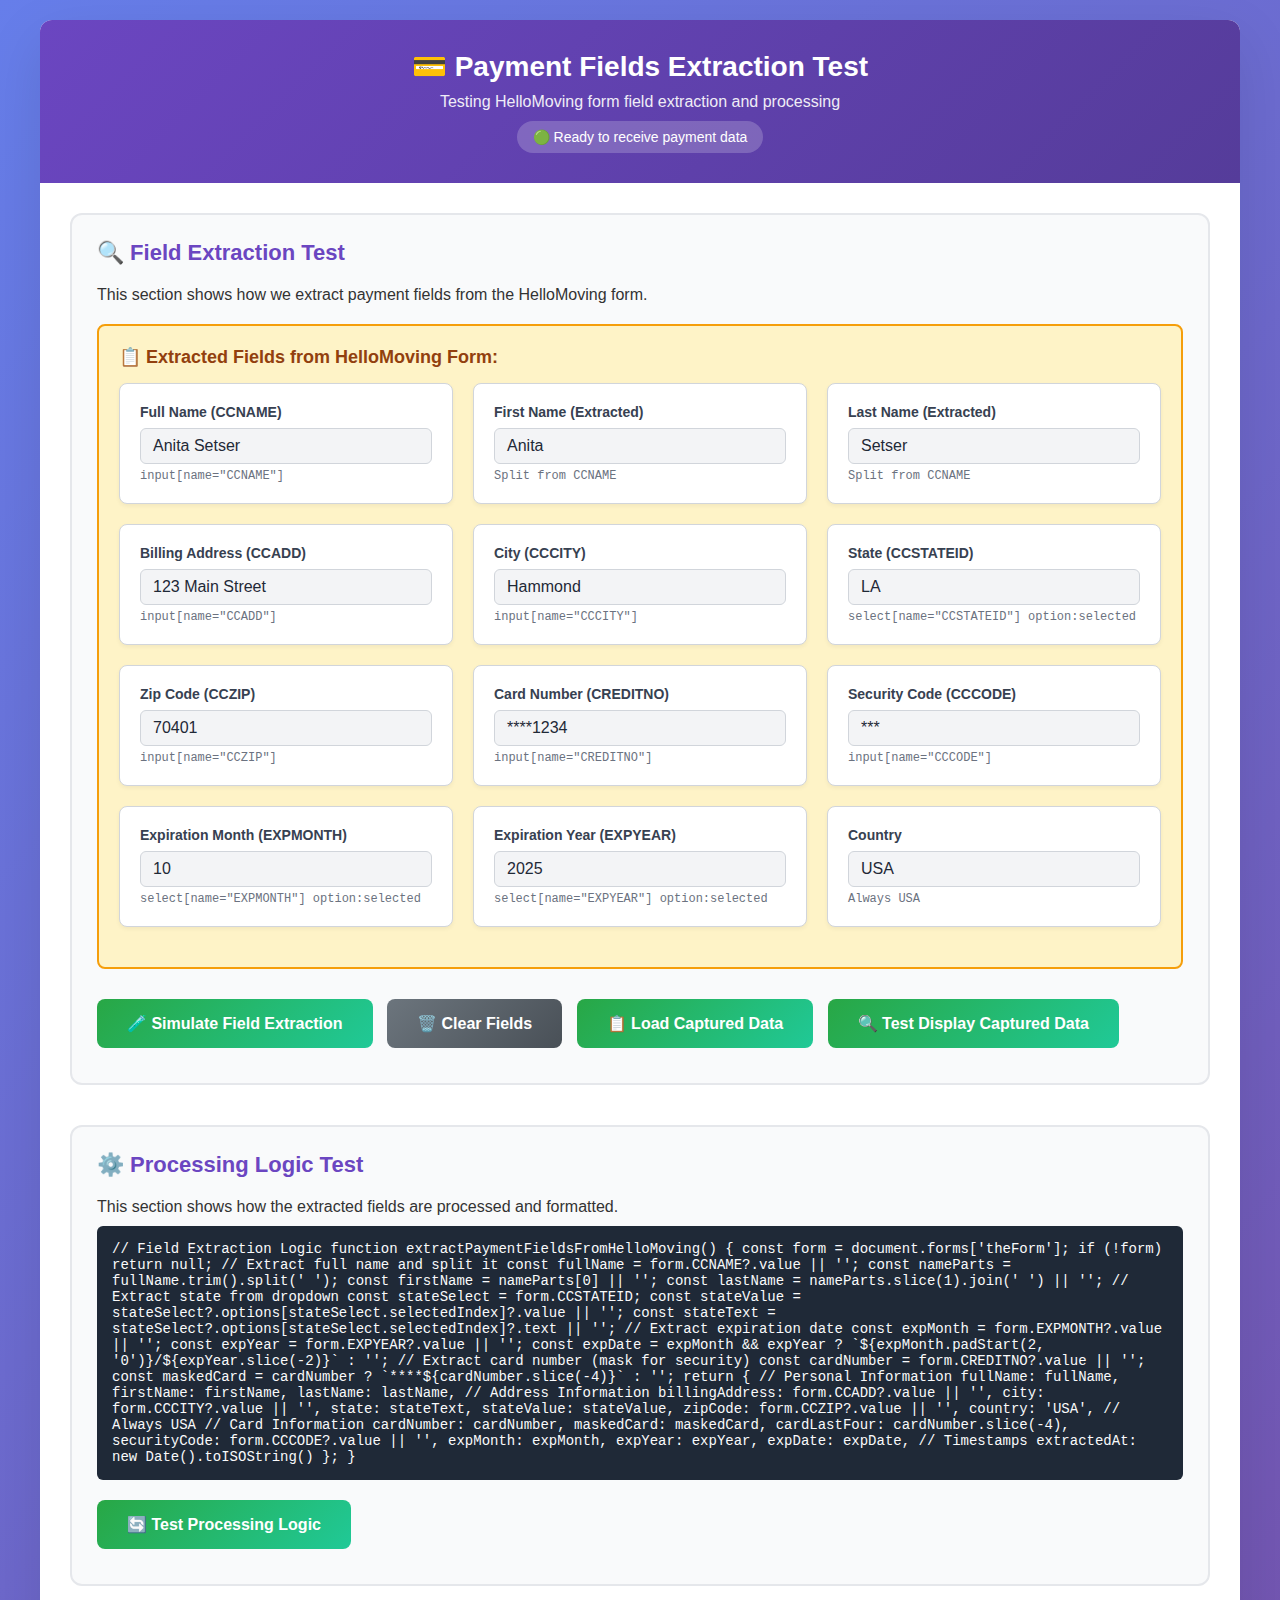
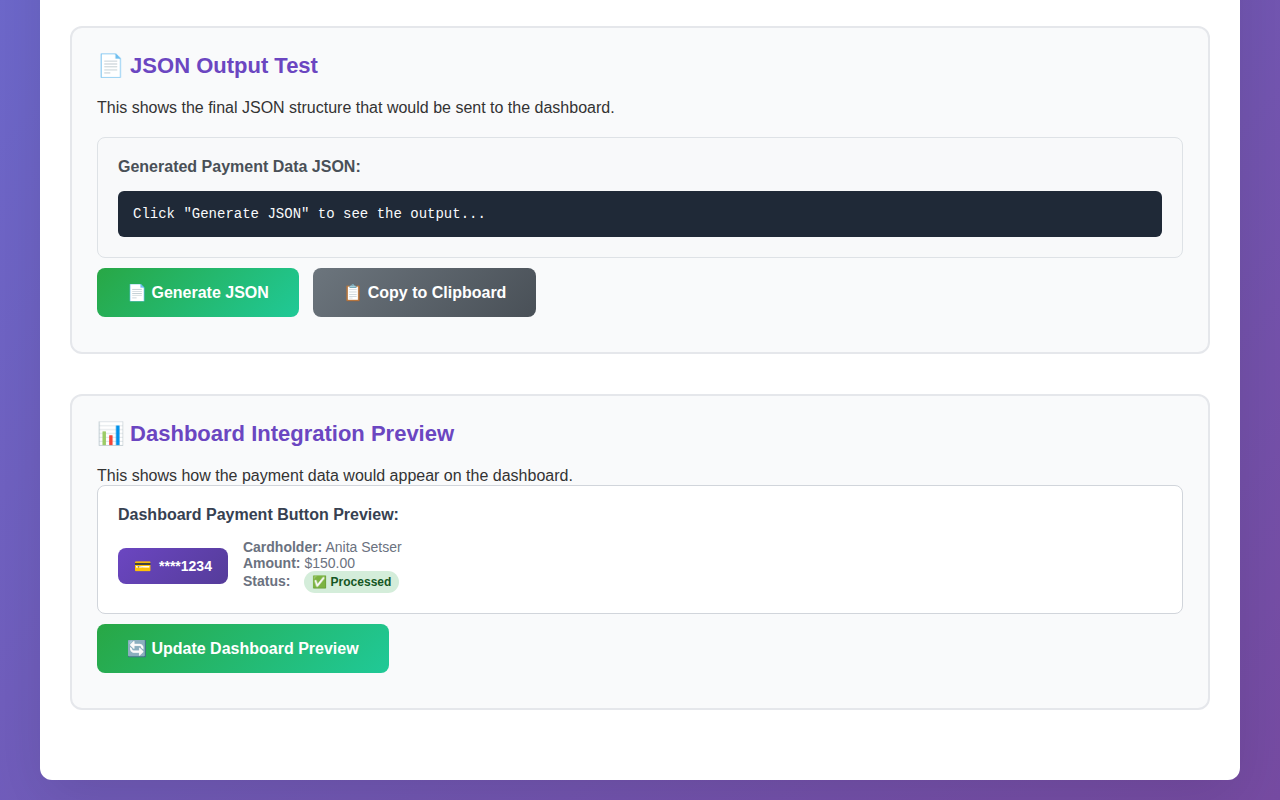
<file: payment-fields-test.html>
<!DOCTYPE html>
<html lang="en">
<head>
    <meta charset="UTF-8">
    <meta name="viewport" content="width=device-width, initial-scale=1.0">
    <title>Payment Fields Test - HelloMoving Integration</title>
    <style>
        * {
            margin: 0;
            padding: 0;
            box-sizing: border-box;
        }

        body {
            font-family: 'Segoe UI', Tahoma, Geneva, Verdana, sans-serif;
            background: linear-gradient(135deg, #667eea 0%, #764ba2 100%);
            min-height: 100vh;
            padding: 20px;
            color: #333;
        }

        .container {
            max-width: 1200px;
            margin: 0 auto;
            background: white;
            border-radius: 12px;
            box-shadow: 0 20px 60px rgba(0, 0, 0, 0.1);
            overflow: hidden;
        }

        .header {
            background: linear-gradient(135deg, #6b46c1 0%, #553c9a 100%);
            color: white;
            padding: 30px;
            text-align: center;
        }

        .header h1 {
            font-size: 28px;
            margin-bottom: 10px;
        }

        .header p {
            opacity: 0.9;
            font-size: 16px;
        }

        .content {
            padding: 30px;
        }

        .test-section {
            margin-bottom: 40px;
            padding: 25px;
            border: 2px solid #e5e7eb;
            border-radius: 12px;
            background: #f9fafb;
        }

        .test-section h2 {
            color: #6b46c1;
            margin-bottom: 20px;
            font-size: 22px;
            display: flex;
            align-items: center;
            gap: 10px;
        }

        .field-group {
            display: grid;
            grid-template-columns: repeat(auto-fit, minmax(300px, 1fr));
            gap: 20px;
            margin-bottom: 20px;
        }

        .field-item {
            background: white;
            padding: 20px;
            border-radius: 8px;
            border: 1px solid #d1d5db;
            box-shadow: 0 2px 4px rgba(0, 0, 0, 0.05);
        }

        .field-label {
            font-weight: 600;
            color: #374151;
            margin-bottom: 8px;
            font-size: 14px;
        }

        .field-value {
            font-size: 16px;
            color: #1f2937;
            padding: 8px 12px;
            background: #f3f4f6;
            border-radius: 6px;
            border: 1px solid #d1d5db;
            word-break: break-all;
        }

        .field-empty {
            color: #9ca3af;
            font-style: italic;
        }

        .field-source {
            font-size: 12px;
            color: #6b7280;
            margin-top: 5px;
            font-family: 'Courier New', monospace;
        }

        .extraction-demo {
            background: #fef3c7;
            border: 2px solid #f59e0b;
            border-radius: 8px;
            padding: 20px;
            margin: 20px 0;
        }

        .extraction-demo h3 {
            color: #92400e;
            margin-bottom: 15px;
            font-size: 18px;
        }

        .code-block {
            background: #1f2937;
            color: #f9fafb;
            padding: 15px;
            border-radius: 6px;
            font-family: 'Courier New', monospace;
            font-size: 14px;
            overflow-x: auto;
            margin: 10px 0;
        }

        .test-button {
            background: linear-gradient(135deg, #28a745 0%, #20c997 100%);
            color: white;
            border: none;
            padding: 15px 30px;
            border-radius: 8px;
            font-size: 16px;
            font-weight: 600;
            cursor: pointer;
            transition: all 0.3s ease;
            margin: 10px 10px 10px 0;
        }

        .test-button:hover {
            transform: translateY(-2px);
            box-shadow: 0 8px 20px rgba(40, 167, 69, 0.3);
        }

        .test-button.secondary {
            background: linear-gradient(135deg, #6c757d 0%, #495057 100%);
        }

        .test-button.secondary:hover {
            box-shadow: 0 8px 20px rgba(108, 117, 125, 0.3);
        }

        .json-output {
            background: #f8f9fa;
            border: 1px solid #dee2e6;
            border-radius: 8px;
            padding: 20px;
            margin-top: 20px;
        }

        .json-output h4 {
            color: #495057;
            margin-bottom: 15px;
            font-size: 16px;
        }

        .json-content {
            background: #1f2937;
            color: #f9fafb;
            padding: 15px;
            border-radius: 6px;
            font-family: 'Courier New', monospace;
            font-size: 14px;
            overflow-x: auto;
            white-space: pre-wrap;
        }

        .status-indicator {
            display: inline-block;
            padding: 4px 8px;
            border-radius: 12px;
            font-size: 12px;
            font-weight: 600;
            margin-left: 10px;
        }

        .status-success {
            background: #d4edda;
            color: #155724;
        }

        .status-warning {
            background: #fff3cd;
            color: #856404;
        }

        .status-error {
            background: #f8d7da;
            color: #721c24;
        }
    </style>
</head>
<body>
    <script src="payment-test-script.js"></script>
    <div class="container">
        <div class="header">
            <h1>💳 Payment Fields Extraction Test</h1>
            <p>Testing HelloMoving form field extraction and processing</p>
            <div id="connectionStatus" style="margin-top: 10px; padding: 8px 16px; background: rgba(255,255,255,0.2); border-radius: 20px; font-size: 14px; display: inline-block;">
                <span id="statusIcon">🔴</span>
                <span id="statusText">Waiting for payment data...</span>
            </div>
        </div>

        <div class="content">
            <!-- Test Section 1: Field Extraction -->
            <div class="test-section">
                <h2>🔍 Field Extraction Test</h2>
                <p>This section shows how we extract payment fields from the HelloMoving form.</p>
                
                <div class="extraction-demo">
                    <h3>📋 Extracted Fields from HelloMoving Form:</h3>
                    <div class="field-group">
                        <div class="field-item">
                            <div class="field-label">Full Name (CCNAME)</div>
                            <div class="field-value" id="fullName">Anita Setser</div>
                            <div class="field-source">input[name="CCNAME"]</div>
                        </div>
                        
                        <div class="field-item">
                            <div class="field-label">First Name (Extracted)</div>
                            <div class="field-value" id="firstName">Anita</div>
                            <div class="field-source">Split from CCNAME</div>
                        </div>
                        
                        <div class="field-item">
                            <div class="field-label">Last Name (Extracted)</div>
                            <div class="field-value" id="lastName">Setser</div>
                            <div class="field-source">Split from CCNAME</div>
                        </div>
                        
                        <div class="field-item">
                            <div class="field-label">Billing Address (CCADD)</div>
                            <div class="field-value" id="billingAddress">123 Main Street</div>
                            <div class="field-source">input[name="CCADD"]</div>
                        </div>
                        
                        <div class="field-item">
                            <div class="field-label">City (CCCITY)</div>
                            <div class="field-value" id="city">Hammond</div>
                            <div class="field-source">input[name="CCCITY"]</div>
                        </div>
                        
                        <div class="field-item">
                            <div class="field-label">State (CCSTATEID)</div>
                            <div class="field-value" id="state">LA</div>
                            <div class="field-source">select[name="CCSTATEID"] option:selected</div>
                        </div>
                        
                        <div class="field-item">
                            <div class="field-label">Zip Code (CCZIP)</div>
                            <div class="field-value" id="zipCode">70401</div>
                            <div class="field-source">input[name="CCZIP"]</div>
                        </div>
                        
                        <div class="field-item">
                            <div class="field-label">Card Number (CREDITNO)</div>
                            <div class="field-value" id="cardNumber">****1234</div>
                            <div class="field-source">input[name="CREDITNO"]</div>
                        </div>
                        
                        <div class="field-item">
                            <div class="field-label">Security Code (CCCODE)</div>
                            <div class="field-value" id="securityCode">***</div>
                            <div class="field-source">input[name="CCCODE"]</div>
                        </div>
                        
                        <div class="field-item">
                            <div class="field-label">Expiration Month (EXPMONTH)</div>
                            <div class="field-value" id="expMonth">10</div>
                            <div class="field-source">select[name="EXPMONTH"] option:selected</div>
                        </div>
                        
                        <div class="field-item">
                            <div class="field-label">Expiration Year (EXPYEAR)</div>
                            <div class="field-value" id="expYear">2025</div>
                            <div class="field-source">select[name="EXPYEAR"] option:selected</div>
                        </div>
                        
                        <div class="field-item">
                            <div class="field-label">Country</div>
                            <div class="field-value" id="country">USA</div>
                            <div class="field-source">Always USA</div>
                        </div>
                    </div>
                </div>

                <button class="test-button" onclick="simulateFieldExtraction()">🧪 Simulate Field Extraction</button>
                <button class="test-button secondary" onclick="clearFields()">🗑️ Clear Fields</button>
                <button class="test-button" onclick="loadCapturedData()">📋 Load Captured Data</button>
                <button class="test-button" onclick="testDisplayCapturedData()">🔍 Test Display Captured Data</button>
            </div>

            <!-- Test Section 2: Processing Logic -->
            <div class="test-section">
                <h2>⚙️ Processing Logic Test</h2>
                <p>This section shows how the extracted fields are processed and formatted.</p>
                
                <div class="code-block">
// Field Extraction Logic
function extractPaymentFieldsFromHelloMoving() {
    const form = document.forms['theForm'];
    if (!form) return null;

    // Extract full name and split it
    const fullName = form.CCNAME?.value || '';
    const nameParts = fullName.trim().split(' ');
    const firstName = nameParts[0] || '';
    const lastName = nameParts.slice(1).join(' ') || '';

    // Extract state from dropdown
    const stateSelect = form.CCSTATEID;
    const stateValue = stateSelect?.options[stateSelect.selectedIndex]?.value || '';
    const stateText = stateSelect?.options[stateSelect.selectedIndex]?.text || '';

    // Extract expiration date
    const expMonth = form.EXPMONTH?.value || '';
    const expYear = form.EXPYEAR?.value || '';
    const expDate = expMonth && expYear ? `${expMonth.padStart(2, '0')}/${expYear.slice(-2)}` : '';

    // Extract card number (mask for security)
    const cardNumber = form.CREDITNO?.value || '';
    const maskedCard = cardNumber ? `****${cardNumber.slice(-4)}` : '';

    return {
        // Personal Information
        fullName: fullName,
        firstName: firstName,
        lastName: lastName,
        
        // Address Information
        billingAddress: form.CCADD?.value || '',
        city: form.CCCITY?.value || '',
        state: stateText,
        stateValue: stateValue,
        zipCode: form.CCZIP?.value || '',
        country: 'USA', // Always USA
        
        // Card Information
        cardNumber: cardNumber,
        maskedCard: maskedCard,
        cardLastFour: cardNumber.slice(-4),
        securityCode: form.CCCODE?.value || '',
        expMonth: expMonth,
        expYear: expYear,
        expDate: expDate,
        
        // Timestamps
        extractedAt: new Date().toISOString()
    };
}
                </div>

                <button class="test-button" onclick="testProcessingLogic()">🔄 Test Processing Logic</button>
            </div>

            <!-- Test Section 3: JSON Output -->
            <div class="test-section">
                <h2>📄 JSON Output Test</h2>
                <p>This shows the final JSON structure that would be sent to the dashboard.</p>
                
                <div class="json-output">
                    <h4>Generated Payment Data JSON:</h4>
                    <div class="json-content" id="jsonOutput">Click "Generate JSON" to see the output...</div>
                </div>

                <button class="test-button" onclick="generateJSON()">📄 Generate JSON</button>
                <button class="test-button secondary" onclick="copyToClipboard()">📋 Copy to Clipboard</button>
            </div>

            <!-- Test Section 4: Dashboard Integration Preview -->
            <div class="test-section">
                <h2>📊 Dashboard Integration Preview</h2>
                <p>This shows how the payment data would appear on the dashboard.</p>
                
                <div style="background: white; border: 1px solid #d1d5db; border-radius: 8px; padding: 20px;">
                    <h4 style="margin-bottom: 15px; color: #374151;">Dashboard Payment Button Preview:</h4>
                    
                    <div style="display: flex; gap: 15px; align-items: center; flex-wrap: wrap;">
                        <button id="dashboardPaymentBtn" 
                                style="background: linear-gradient(135deg, #6b46c1 0%, #553c9a 100%); 
                                       color: white; 
                                       border: none; 
                                       padding: 10px 16px; 
                                       border-radius: 8px; 
                                       font-size: 14px; 
                                       font-weight: 600; 
                                       cursor: pointer; 
                                       display: flex; 
                                       align-items: center; 
                                       gap: 8px;">
                            <span>💳</span>
                            <span id="btnText">****1234</span>
                        </button>
                        
                        <div style="color: #6b7280; font-size: 14px;">
                            <strong>Cardholder:</strong> <span id="cardholderName">Anita Setser</span><br>
                            <strong>Amount:</strong> <span id="paymentAmount">$150.00</span><br>
                            <strong>Status:</strong> <span class="status-indicator status-success" id="paymentStatus">✅ Processed</span>
                        </div>
                    </div>
                </div>

                <button class="test-button" onclick="updateDashboardPreview()">🔄 Update Dashboard Preview</button>
            </div>
        </div>
    </div>

</body>
</html>
</file>
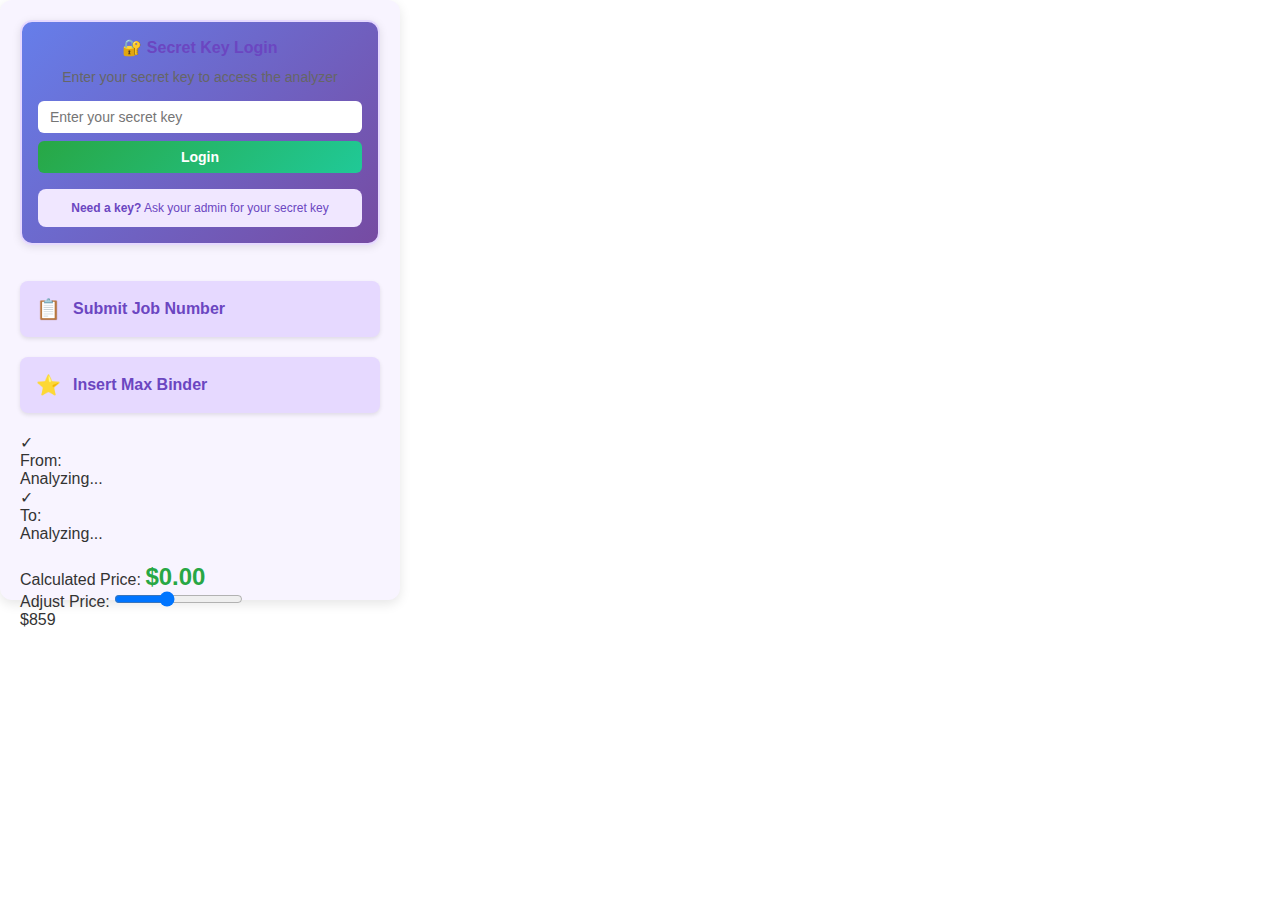
<file: popup.html>
<!DOCTYPE html>
<html lang="en">
<head>
    <meta charset="UTF-8">
    <meta name="viewport" content="width=device-width, initial-scale=1.0">
    <title>Page Price Analyzer</title>
    <link rel="stylesheet" href="popup.css">
</head>
<body>
    <div class="container">

        <!-- User Login Section -->
        <div class="login-section" id="loginSection">
            <h3>🔐 Secret Key Login</h3>
            <p>Enter your secret key to access the analyzer</p>
            <input type="password" id="secretKeyInput" placeholder="Enter your secret key" class="login-input">
            <button id="loginBtn" class="login-btn">Login</button>
            <div class="login-info">
                <p><strong>Need a key?</strong> Ask your admin for your secret key</p>
            </div>
        </div>

        <!-- User Info Section (separate from login) -->
        <div class="user-info" id="userInfo" style="display: none;">
            <h3>👤 User Information</h3>
            <p>Logged in as: <strong id="currentUser"></strong></p>
            <p>Role: <span id="userRole" class="user-role"></span></p>
            <button id="logoutBtn" class="logout-btn">Logout</button>
        </div>

        <!-- Submit Job Number Button Section -->
        <div class="top-button" id="submitJobButton">
            <span class="star-icon">📋</span>
            <span class="button-text">Submit Job Number</span>
        </div>

        <!-- Insert Max Binder Button Section -->
        <div class="top-button">
            <span class="star-icon">⭐</span>
            <span class="button-text">Insert Max Binder</span>
        </div>

        <!-- Location Boxes Section -->
        <div class="location-boxes">
            <div class="location-box">
                <span class="checkmark">✓</span>
                <div class="location-content">
                    <span class="label">From:</span>
                    <div class="location-details">
                        <span class="zip-state" id="fromZipState">Analyzing...</span>
                    </div>
                </div>
            </div>

            <div class="location-box">
                <span class="checkmark">✓</span>
                <div class="location-content">
                    <span class="label">To:</span>
                    <div class="location-details">
                        <span class="zip-state" id="toZipState">Analyzing...</span>
                    </div>
                </div>
            </div>
        </div>

        <!-- Price Slider Section -->
        <div class="slider-section">
            <div class="price-display">
                <span class="price-label">Calculated Price:</span>
                <span class="price-amount" id="calculatedPrice">$0.00</span>
            </div>

            <div class="slider-container">
                <label class="slider-label" for="priceSlider">Adjust Price:</label>
                <input type="range" id="priceSlider" min="100" max="2000" value="859" step="1">
                <div class="slider-value" id="sliderValue">$859</div>
            </div>
        </div>
        

    </div>

    <script src="popup.js"></script>
</body>
</html>
</file>
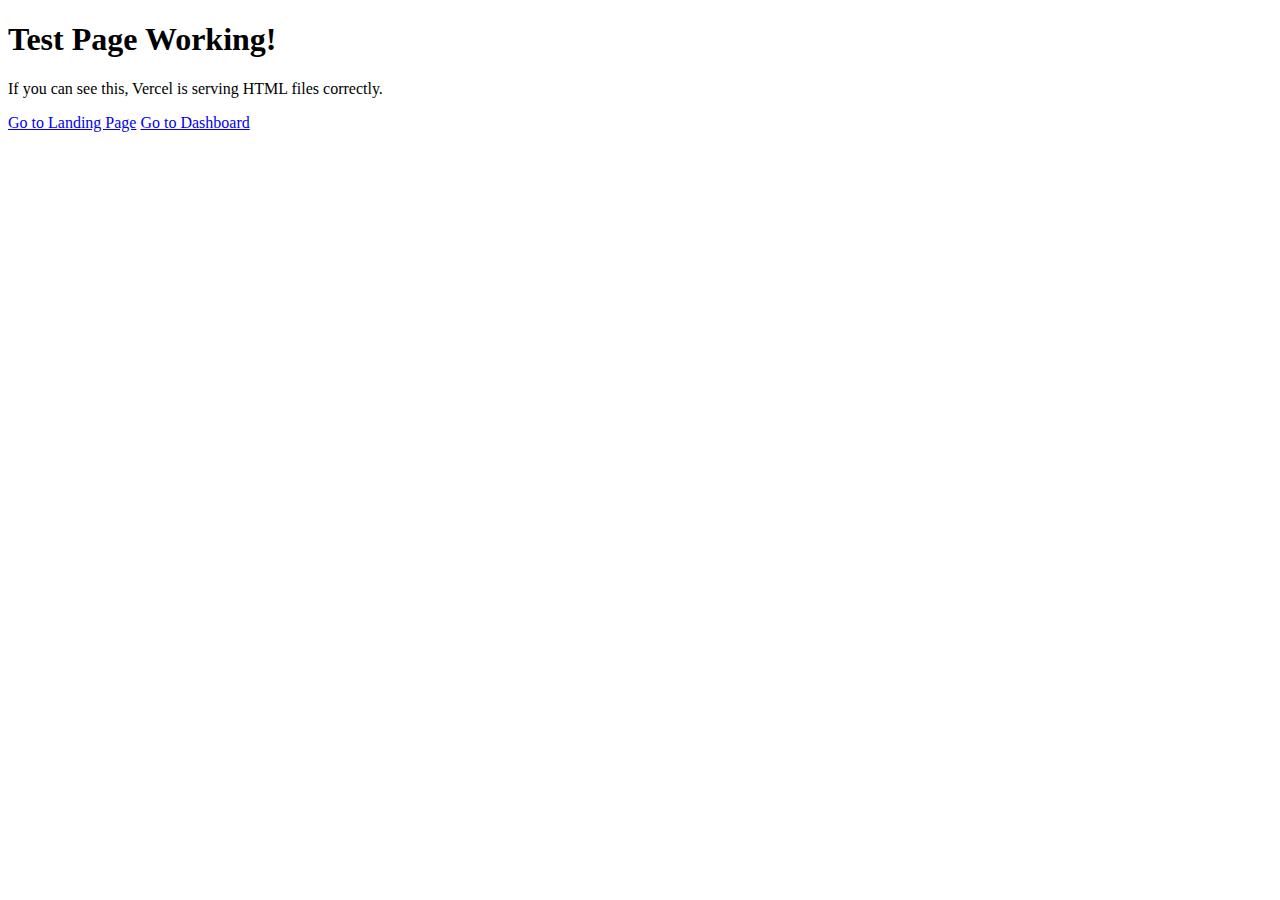
<file: test.html>
<!DOCTYPE html>
<html>
<head>
    <title>Test Page</title>
</head>
<body>
    <h1>Test Page Working!</h1>
    <p>If you can see this, Vercel is serving HTML files correctly.</p>
    <a href="/">Go to Landing Page</a>
    <a href="/dashboard">Go to Dashboard</a>
</body>
</html>
</file>
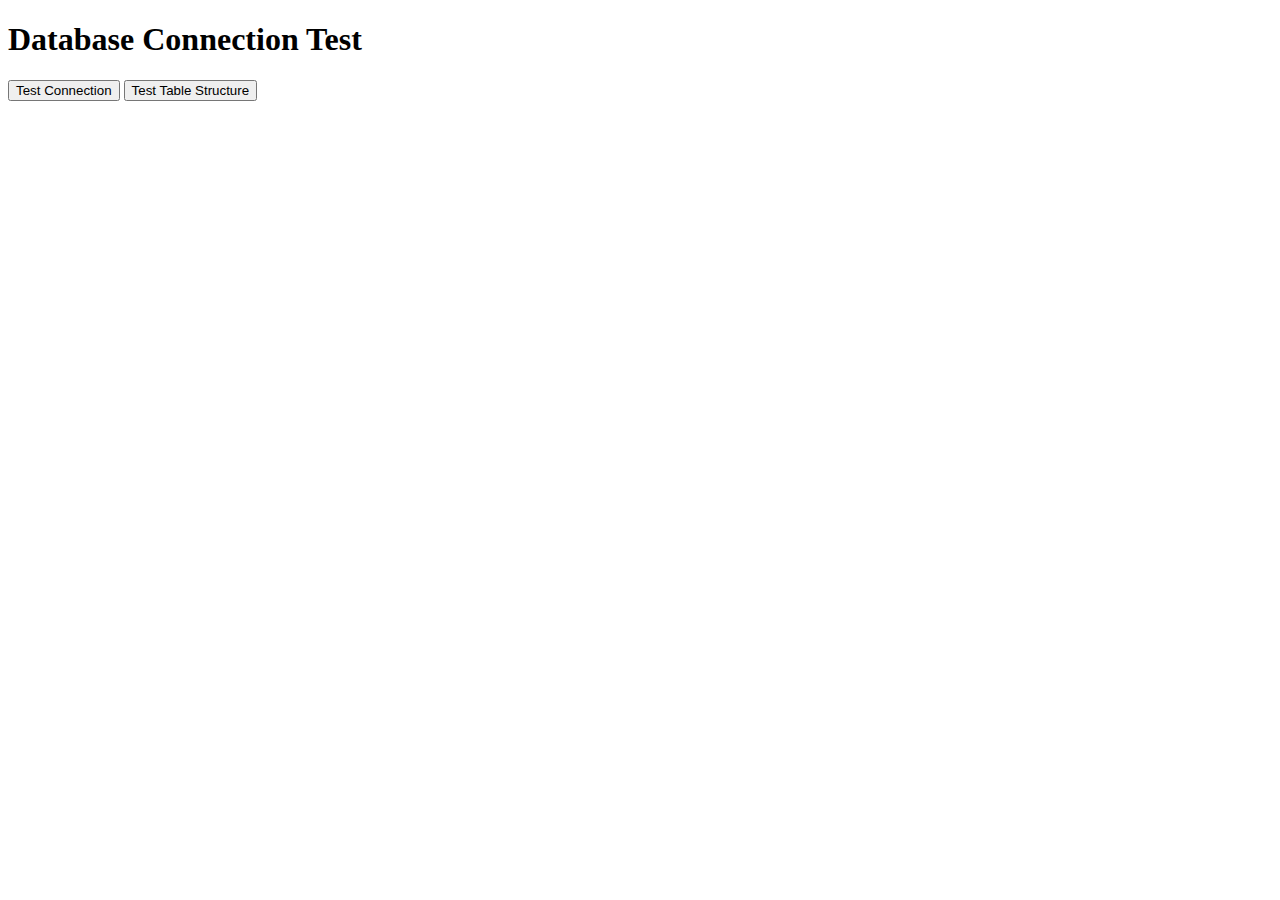
<file: test_database.html>
<!DOCTYPE html>
<html lang="en">
<head>
    <meta charset="UTF-8">
    <meta name="viewport" content="width=device-width, initial-scale=1.0">
    <title>Database Test</title>
</head>
<body>
    <h1>Database Connection Test</h1>
    <button onclick="testConnection()">Test Connection</button>
    <button onclick="testTable()">Test Table Structure</button>
    <div id="results"></div>

    <script>
        const supabaseUrl = 'https://xlnqqbbyivqlymmgchlw.supabase.co';
        const supabaseKey = 'eyJhbGciOiJIUzI1NiIsInR5cCI6IkpXVCJ9.eyJpc3MiOiJzdXBhYmFzZSIsInJlZiI6InhsbnFxYmJ5aXZxbHltbWdjaGx3Iiwicm9sZSI6ImFub24iLCJpYXQiOjE3NTAwMDkwOTgsImV4cCI6MjA2NTU4NTA5OH0.kyU2uNqVc6bualjIOUIW9syuAYdS4llPRVcrwBDOOIM';

        async function testConnection() {
            try {
                const response = await fetch(`${supabaseUrl}/rest/v1/`, {
                    headers: {
                        'apikey': supabaseKey,
                        'Authorization': `Bearer ${supabaseKey}`
                    }
                });
                
                document.getElementById('results').innerHTML = `
                    <h3>Connection Test:</h3>
                    <p>Status: ${response.status}</p>
                    <p>OK: ${response.ok}</p>
                    <p>Response: ${await response.text()}</p>
                `;
            } catch (error) {
                document.getElementById('results').innerHTML = `
                    <h3>Connection Error:</h3>
                    <p>${error.message}</p>
                `;
            }
        }

        async function testTable() {
            try {
                // Test basic table query
                const response = await fetch(`${supabaseUrl}/rest/v1/job_submissions?select=*&limit=1`, {
                    headers: {
                        'apikey': supabaseKey,
                        'Authorization': `Bearer ${supabaseKey}`
                    }
                });
                
                document.getElementById('results').innerHTML += `
                    <h3>Table Test:</h3>
                    <p>Status: ${response.status}</p>
                    <p>OK: ${response.ok}</p>
                    <p>Response: ${await response.text()}</p>
                `;
            } catch (error) {
                document.getElementById('results').innerHTML += `
                    <h3>Table Error:</h3>
                    <p>${error.message}</p>
                `;
            }
        }
    </script>
</body>
</html>
</file>
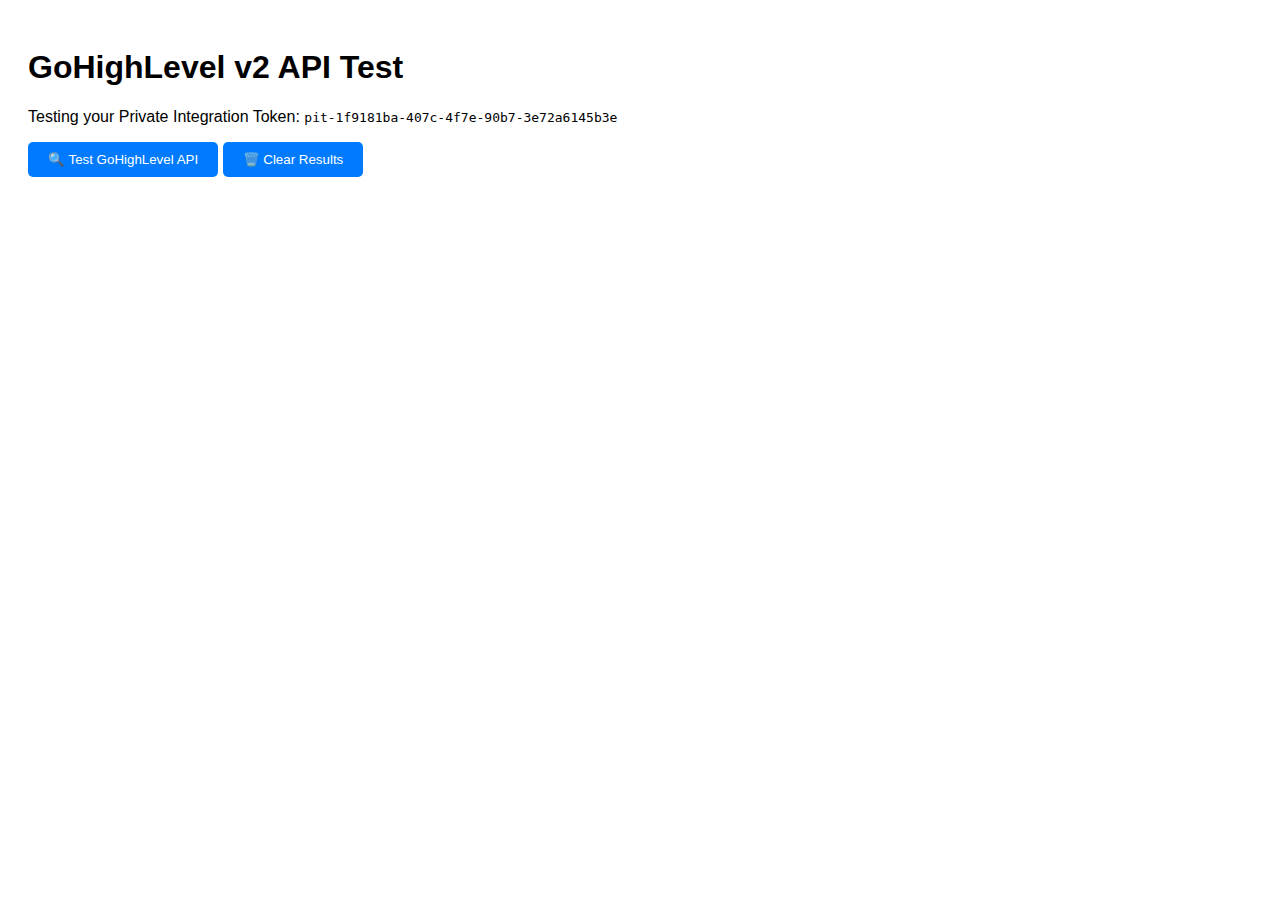
<file: test_ghl_v2_api.html>
<!DOCTYPE html>
<html>
<head>
    <title>Test GoHighLevel v2 API</title>
    <style>
        body { font-family: Arial, sans-serif; padding: 20px; }
        .result { background: #f5f5f5; padding: 15px; margin: 10px 0; border-radius: 5px; }
        .success { background: #d4edda; border: 1px solid #c3e6cb; }
        .error { background: #f8d7da; border: 1px solid #f5c6cb; }
        button { background: #007bff; color: white; border: none; padding: 10px 20px; border-radius: 5px; cursor: pointer; }
        pre { white-space: pre-wrap; max-height: 300px; overflow-y: auto; }
    </style>
</head>
<body>
    <h1>GoHighLevel v2 API Test</h1>
    <p>Testing your Private Integration Token: <code>pit-1f9181ba-407c-4f7e-90b7-3e72a6145b3e</code></p>
    
    <button onclick="testAPI()">🔍 Test GoHighLevel API</button>
    <button onclick="clearResults()">🗑️ Clear Results</button>
    
    <div id="results"></div>

    <script>
        const GHL_API_KEY = 'pit-1f9181ba-407c-4f7e-90b7-3e72a6145b3e';
        const BASE_URL = 'https://services.leadconnectorhq.com';

        async function testAPI() {
            const resultsDiv = document.getElementById('results');
            resultsDiv.innerHTML = '<div class="result">🔄 Testing GoHighLevel v2 API...</div>';

            // Test different endpoints
            const endpoints = [
                { name: 'Contacts', url: '/contacts/', description: 'Get all contacts' },
                { name: 'Single Contact', url: '/contacts/test', description: 'Get specific contact (will likely 404 but shows auth works)' },
                { name: 'Opportunities', url: '/opportunities/', description: 'Get all opportunities' },
                { name: 'Pipelines', url: '/opportunities/pipelines', description: 'Get all pipelines' },
                { name: 'Calendars', url: '/calendars/', description: 'Get all calendars' },
                { name: 'Campaigns', url: '/campaigns/', description: 'Get all campaigns' }
            ];

            for (const endpoint of endpoints) {
                await testEndpoint(endpoint);
                await sleep(500); // Small delay between requests
            }
        }

        async function testEndpoint(endpoint) {
            const resultsDiv = document.getElementById('results');
            
            try {
                console.log(`🔍 Testing: ${BASE_URL}${endpoint.url}`);
                
                const response = await fetch(`${BASE_URL}${endpoint.url}`, {
                    method: 'GET',
                    headers: {
                        'Accept': 'application/json',
                        'Authorization': GHL_API_KEY,
                        'Version': '2021-07-28'
                    }
                });

                console.log(`📊 ${endpoint.name}: ${response.status} ${response.statusText}`);

                const resultDiv = document.createElement('div');
                
                if (response.ok) {
                    const data = await response.json();
                    resultDiv.className = 'result success';
                    resultDiv.innerHTML = `
                        <h3>✅ ${endpoint.name} - SUCCESS</h3>
                        <p><strong>URL:</strong> ${endpoint.url}</p>
                        <p><strong>Status:</strong> ${response.status} ${response.statusText}</p>
                        <p><strong>Description:</strong> ${endpoint.description}</p>
                        <h4>Data Structure:</h4>
                        <pre>${JSON.stringify(data, null, 2)}</pre>
                        <h4>Potential Supabase Columns:</h4>
                        <pre>${generateColumnSuggestions(data)}</pre>
                    `;
                    
                    // Log success details
                    console.log(`✅ ${endpoint.name} Success:`, data);
                    
                } else {
                    const errorText = await response.text();
                    let errorClass = 'error';
                    let statusIcon = '❌';
                    
                    // 404 might be OK (endpoint exists but no specific resource)
                    if (response.status === 404) {
                        errorClass = 'result';
                        statusIcon = '⚠️';
                    }
                    
                    resultDiv.className = errorClass;
                    resultDiv.innerHTML = `
                        <h3>${statusIcon} ${endpoint.name}</h3>
                        <p><strong>URL:</strong> ${endpoint.url}</p>
                        <p><strong>Status:</strong> ${response.status} ${response.statusText}</p>
                        <p><strong>Error:</strong> ${errorText}</p>
                        ${response.status === 404 ? '<p><em>404 errors are normal for specific resource endpoints</em></p>' : ''}
                    `;
                    
                    console.log(`${statusIcon} ${endpoint.name}: ${response.status} - ${errorText}`);
                }
                
                resultsDiv.appendChild(resultDiv);
                
            } catch (error) {
                console.error(`❌ ${endpoint.name} Error:`, error);
                
                const resultDiv = document.createElement('div');
                resultDiv.className = 'result error';
                resultDiv.innerHTML = `
                    <h3>❌ ${endpoint.name} - NETWORK ERROR</h3>
                    <p><strong>URL:</strong> ${endpoint.url}</p>
                    <p><strong>Error:</strong> ${error.message}</p>
                `;
                resultsDiv.appendChild(resultDiv);
            }
        }

        function generateColumnSuggestions(data) {
            const columns = new Set();
            
            function extractKeys(obj, prefix = '') {
                if (Array.isArray(obj)) {
                    if (obj.length > 0) {
                        extractKeys(obj[0], prefix);
                    }
                } else if (obj && typeof obj === 'object') {
                    Object.keys(obj).forEach(key => {
                        const fullKey = prefix ? `${prefix}_${key}` : key;
                        
                        if (typeof obj[key] === 'object' && obj[key] !== null && !Array.isArray(obj[key])) {
                            extractKeys(obj[key], fullKey);
                        } else {
                            const type = getPostgreSQLType(obj[key]);
                            columns.add(`${fullKey} ${type}`);
                        }
                    });
                }
            }
            
            extractKeys(data);
            
            const suggestions = Array.from(columns).sort().join('\n');
            return suggestions || 'No column suggestions (empty or invalid data)';
        }

        function getPostgreSQLType(value) {
            if (value === null || value === undefined) return 'TEXT';
            if (typeof value === 'string') {
                if (/^\d{4}-\d{2}-\d{2}/.test(value)) return 'TIMESTAMP';
                if (value.includes('@')) return 'TEXT'; // Email
                return 'TEXT';
            }
            if (typeof value === 'number') {
                return Number.isInteger(value) ? 'INTEGER' : 'DECIMAL';
            }
            if (typeof value === 'boolean') return 'BOOLEAN';
            if (Array.isArray(value)) return 'JSONB';
            if (typeof value === 'object') return 'JSONB';
            return 'TEXT';
        }

        function clearResults() {
            document.getElementById('results').innerHTML = '';
        }

        function sleep(ms) {
            return new Promise(resolve => setTimeout(resolve, ms));
        }
    </script>
</body>
</html>
</file>
<file: popup.css>
* {
    margin: 0;
    padding: 0;
    box-sizing: border-box;
}

body {
    font-family: -apple-system, BlinkMacSystemFont, 'Segoe UI', Roboto, Oxygen, Ubuntu, Cantarell, sans-serif;
    background: white;
    color: #333;
}

.container {
    width: 400px !important;
    height: 600px !important;
    min-width: 400px !important;
    min-height: 600px !important;
    max-width: 400px !important;
    max-height: 600px !important;
    background: #f8f4ff;
    border-radius: 12px;
    box-shadow: 0 4px 12px rgba(0, 0, 0, 0.1);
    padding: 20px;
    display: flex;
    flex-direction: column;
    gap: 20px;
}

/* Login Section Styles */
.login-section {
    background: white;
    border-radius: 12px;
    padding: 20px;
    box-shadow: 0 2px 8px rgba(0, 0, 0, 0.1);
    border: 2px solid #e6d9ff;
}

.login-section h3 {
    color: #6b46c1;
    margin-bottom: 12px;
    text-align: center;
    font-size: 18px;
}

.login-section p {
    color: #666;
    margin-bottom: 16px;
    text-align: center;
    font-size: 14px;
}

.login-input {
    width: 100%;
    padding: 12px;
    border: 2px solid #e6d9ff;
    border-radius: 8px;
    font-size: 16px;
    margin-bottom: 16px;
    transition: border-color 0.3s ease;
}

.login-input:focus {
    outline: none;
    border-color: #6b46c1;
}

.login-btn {
    width: 100%;
    background: #6b46c1;
    color: white;
    border: none;
    padding: 12px;
    border-radius: 8px;
    font-size: 16px;
    font-weight: 600;
    cursor: pointer;
    transition: background 0.3s ease;
}

.login-btn:hover {
    background: #553c9a;
}

.login-info {
    margin-top: 16px;
    padding: 12px;
    background: #f0e7ff;
    border-radius: 8px;
    text-align: center;
}

.login-info p {
    margin: 0;
    font-size: 12px;
    color: #6b46c1;
}

.user-info {
    background: white;
    border-radius: 12px;
    padding: 20px;
    box-shadow: 0 2px 8px rgba(0, 0, 0, 0.1);
    border: 2px solid #e6d9ff;
}

.user-info p {
    margin-bottom: 12px;
    color: #333;
}

.user-role {
    background: #6b46c1;
    color: white;
    padding: 4px 8px;
    border-radius: 12px;
    font-size: 12px;
    font-weight: 600;
    text-transform: uppercase;
}

.logout-btn {
    background: #dc3545;
    color: white;
    border: none;
    padding: 8px 16px;
    border-radius: 6px;
    font-size: 14px;
    cursor: pointer;
    transition: background 0.3s ease;
}

.logout-btn:hover {
    background: #c82333;
}

/* Transfer Section Styles */
.transfer-section {
    background: white;
    border-radius: 12px;
    padding: 20px;
    box-shadow: 0 2px 8px rgba(0, 0, 0, 0.1);
    border: 2px solid #e6d9ff;
}

.transfer-section h3 {
    color: #6b46c1;
    margin-bottom: 16px;
    text-align: center;
    font-size: 16px;
}

.transfer-list {
    max-height: 200px;
    overflow-y: auto;
}

.no-transfers {
    text-align: center;
    color: #666;
    font-style: italic;
    padding: 20px;
}

.transfer-item {
    background: #f8f4ff;
    border-radius: 8px;
    padding: 16px;
    margin-bottom: 12px;
    border: 1px solid #e6d9ff;
}

.transfer-item h4 {
    color: #6b46c1;
    margin-bottom: 8px;
    font-size: 14px;
}

.transfer-item p {
    margin-bottom: 6px;
    font-size: 12px;
    color: #333;
}

.transfer-status {
    padding: 2px 6px;
    border-radius: 4px;
    font-size: 10px;
    font-weight: bold;
    text-transform: uppercase;
}

.transfer-status.pending {
    background: #fff3cd;
    color: #856404;
}

.transfer-status.completed {
    background: #d4edda;
    color: #155724;
}



.top-button {
    background: #e6d9ff;
    border-radius: 8px;
    padding: 16px;
    display: flex;
    align-items: center;
    gap: 12px;
    cursor: pointer;
    box-shadow: 0 2px 4px rgba(0, 0, 0, 0.1);
}

.star-icon {
    color: #6b46c1;
    font-size: 20px;
}

.button-text {
    color: #6b46c1;
    font-size: 16px;
    font-weight: 600;
}



.price-boxes-section {
    display: flex;
    flex-direction: column;
    gap: 16px;
    margin-top: 20px;
}

.price-box {
    background: #ffffff;
    border: 2px solid #e6d9ff;
    border-radius: 12px;
    padding: 16px;
    box-shadow: 0 2px 8px rgba(0, 0, 0, 0.1);
    transition: transform 0.2s ease, box-shadow 0.2s ease;
}

.price-box:hover {
    transform: translateY(-2px);
    box-shadow: 0 4px 16px rgba(107, 70, 193, 0.2);
}

.price-box-header {
    display: flex;
    align-items: center;
    gap: 8px;
    margin-bottom: 12px;
}

.price-icon {
    font-size: 20px;
}

.price-title {
    font-size: 16px;
    font-weight: 600;
    color: #6b46c1;
}

.price-amount {
    font-size: 24px;
    font-weight: 700;
    color: #28a745;
    margin-bottom: 12px;
    text-align: center;
}

.price-input {
    width: 100%;
    padding: 10px 12px;
    border: 2px solid #e6d9ff;
    border-radius: 8px;
    font-size: 14px;
    transition: border-color 0.3s ease, box-shadow 0.3s ease;
    box-sizing: border-box;
}

.price-input:focus {
    outline: none;
    border-color: #6b46c1;
    box-shadow: 0 0 0 3px rgba(107, 70, 193, 0.1);
}

.price-input::placeholder {
    color: #999;
    font-style: italic;
}

/* Message notifications */
.message {
    position: fixed;
    top: 20px;
    right: 20px;
    padding: 12px 20px;
    border-radius: 8px;
    color: white;
    font-weight: 600;
    z-index: 1000;
    animation: slideIn 0.3s ease-out;
}

.message.success {
    background: #28a745;
}

.message.error {
    background: #dc3545;
}

@keyframes slideIn {
    from {
        transform: translateX(100%);
        opacity: 0;
    }
    to {
        transform: translateX(0);
        opacity: 1;
    }
}

/* Login Section Styles */
.login-section {
    background: linear-gradient(135deg, #667eea 0%, #764ba2 100%);
    border-radius: 12px;
    padding: 16px;
    margin-bottom: 16px;
    color: white;
    text-align: center;
}

.login-section h3 {
    margin: 0 0 12px 0;
    font-size: 16px;
    font-weight: 600;
}

.login-input {
    width: 100%;
    padding: 8px 12px;
    border: none;
    border-radius: 6px;
    margin-bottom: 8px;
    font-size: 14px;
    box-sizing: border-box;
}

.login-btn {
    background: linear-gradient(135deg, #28a745 0%, #20c997 100%);
    color: white;
    border: none;
    padding: 8px 16px;
    border-radius: 6px;
    cursor: pointer;
    font-size: 14px;
    font-weight: 600;
    transition: transform 0.2s;
}

.login-btn:hover {
    transform: translateY(-1px);
}

.user-info {
    margin-top: 12px;
    padding-top: 12px;
    border-top: 1px solid rgba(255,255,255,0.3);
}

.user-info p {
    margin: 0 0 8px 0;
    font-size: 14px;
}

.logout-btn {
    background: linear-gradient(135deg, #dc3545 0%, #c82333 100%);
    color: white;
    border: none;
    padding: 6px 12px;
    border-radius: 4px;
    cursor: pointer;
    font-size: 12px;
    transition: transform 0.2s;
}

.logout-btn:hover {
    transform: translateY(-1px);
}

/* Transfer Section Styles */
.transfer-section {
    background: linear-gradient(135deg, #ff6b6b 0%, #ee5a24 100%);
    border-radius: 12px;
    padding: 16px;
    margin-bottom: 16px;
    color: white;
}

.transfer-section h3 {
    margin: 0 0 12px 0;
    font-size: 16px;
    font-weight: 600;
    text-align: center;
}

.transfer-list {
    max-height: 200px;
    overflow-y: auto;
}

.no-transfers {
    text-align: center;
    font-style: italic;
    opacity: 0.8;
    margin: 0;
}

.transfer-item {
    background: rgba(255,255,255,0.1);
    border-radius: 8px;
    padding: 12px;
    margin-bottom: 8px;
    border-left: 4px solid #28a745;
}

.transfer-item h4 {
    margin: 0 0 4px 0;
    font-size: 14px;
    color: #28a745;
}

.transfer-item p {
    margin: 0;
    font-size: 12px;
    opacity: 0.9;
}

.transfer-item .transfer-actions {
    margin-top: 8px;
    display: flex;
    gap: 8px;
}

.transfer-btn {
    background: rgba(255,255,255,0.2);
    color: white;
    border: none;
    padding: 4px 8px;
    border-radius: 4px;
    cursor: pointer;
    font-size: 11px;
    transition: background 0.2s;
}

.transfer-btn:hover {
    background: rgba(255,255,255,0.3);
}

.transfer-btn.accept {
    background: rgba(40, 167, 69, 0.8);
}

.transfer-btn.accept:hover {
    background: rgba(40, 167, 69, 1);
}

.transfer-btn.decline {
    background: rgba(220, 53, 69, 0.8);
}

.transfer-btn.decline:hover {
    background: rgba(220, 53, 69, 1);
}
</file>
